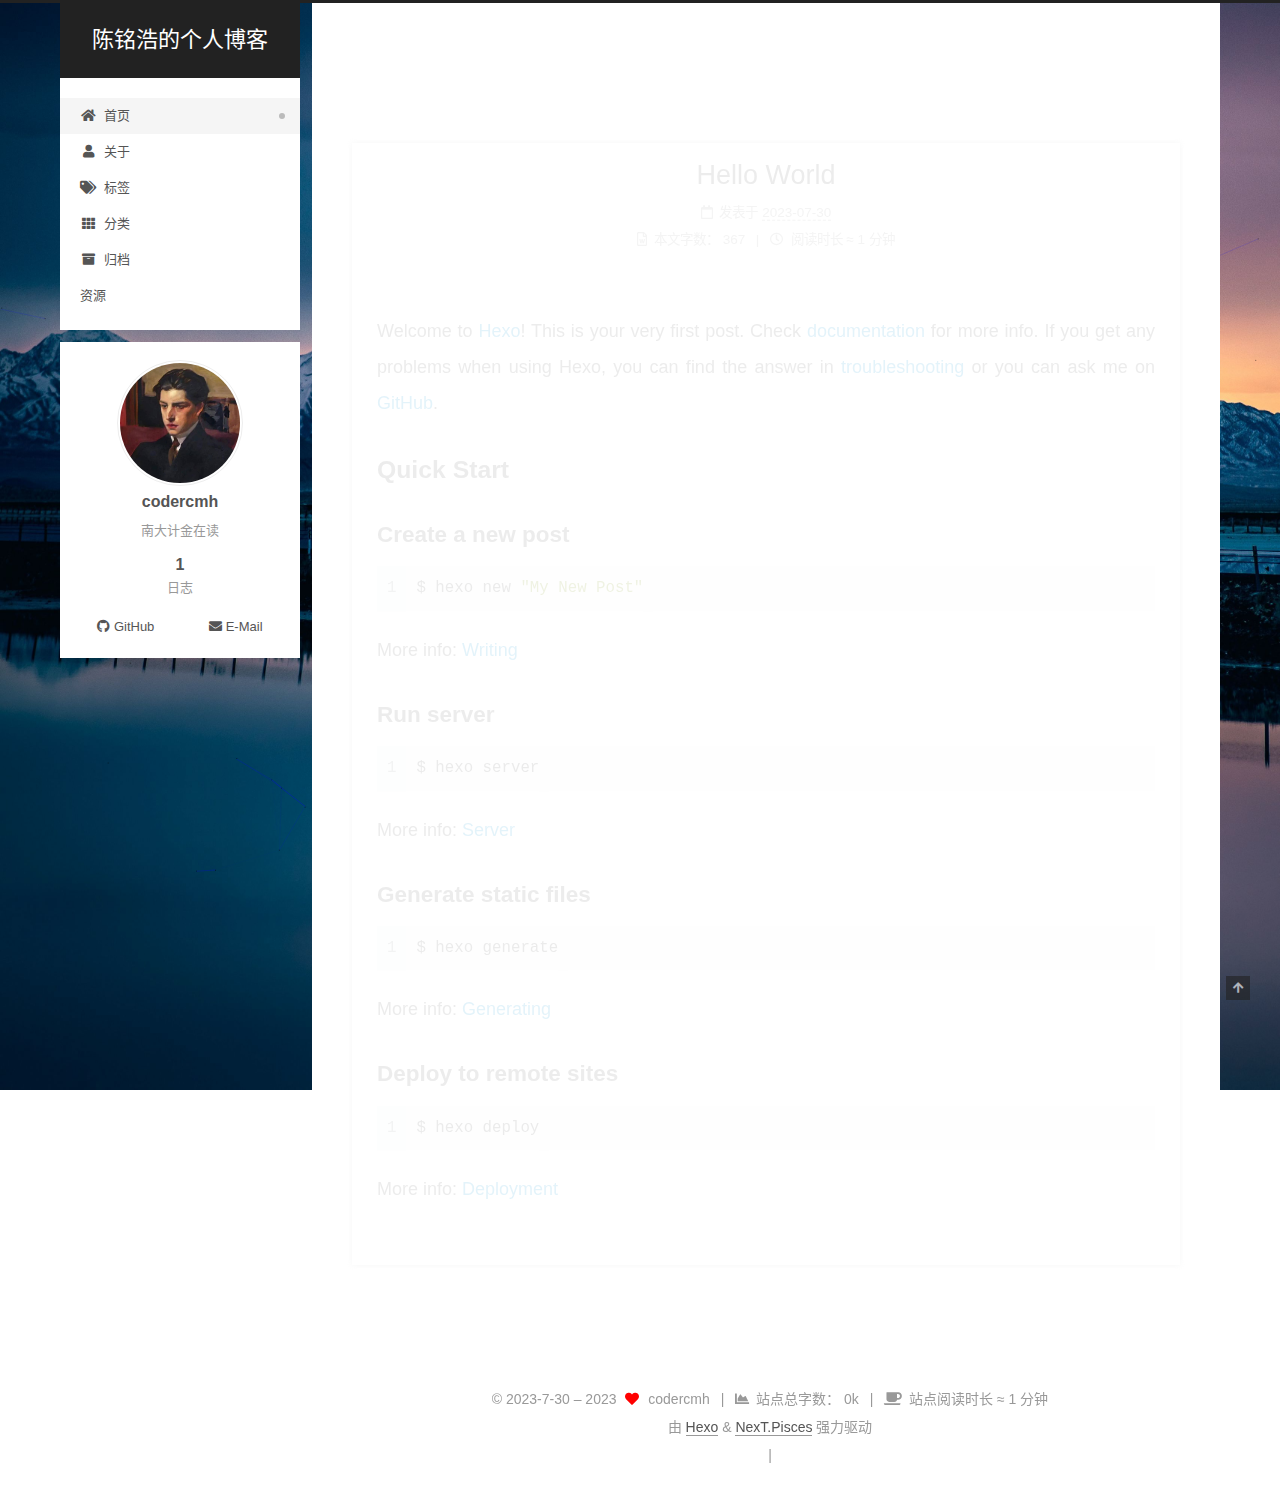
<file: index.html>
<!DOCTYPE html>
<html lang="zh-CN">
<head>
  <meta charset="UTF-8">
<meta name="viewport" content="width=device-width, initial-scale=1, maximum-scale=2">
<meta name="theme-color" content="#222">
<meta name="generator" content="Hexo 6.3.0">
  <link rel="apple-touch-icon" sizes="180x180" href="/images/apple-touch-icon-next.png">
  <link rel="icon" type="image/png" sizes="32x32" href="/images/Computer(32x32).png">
  <link rel="icon" type="image/png" sizes="16x16" href="/images/Computer(16x16).png">
  <link rel="mask-icon" href="/images/logo.svg" color="#222">

<link rel="stylesheet" href="/css/main.css">


<link rel="stylesheet" href="/lib/font-awesome/css/all.min.css">

<script id="hexo-configurations">
    var NexT = window.NexT || {};
    var CONFIG = {"hostname":"example.com","root":"/","scheme":"Pisces","version":"7.8.0","exturl":false,"sidebar":{"position":"left","display":"post","padding":18,"offset":12,"onmobile":false},"copycode":{"enable":false,"show_result":false,"style":null},"back2top":{"enable":true,"sidebar":false,"scrollpercent":false},"bookmark":{"enable":false,"color":"#222","save":"auto"},"fancybox":false,"mediumzoom":false,"lazyload":false,"pangu":false,"comments":{"style":"tabs","active":null,"storage":true,"lazyload":false,"nav":null},"algolia":{"hits":{"per_page":10},"labels":{"input_placeholder":"Search for Posts","hits_empty":"We didn't find any results for the search: ${query}","hits_stats":"${hits} results found in ${time} ms"}},"localsearch":{"enable":false,"trigger":"auto","top_n_per_article":1,"unescape":false,"preload":false},"motion":{"enable":true,"async":false,"transition":{"post_block":"fadeIn","post_header":"slideDownIn","post_body":"slideDownIn","coll_header":"slideLeftIn","sidebar":"slideUpIn"}}};
  </script>

  <meta name="description" content="南大计金在读">
<meta property="og:type" content="website">
<meta property="og:title" content="陈铭浩的个人博客">
<meta property="og:url" content="http://example.com/index.html">
<meta property="og:site_name" content="陈铭浩的个人博客">
<meta property="og:description" content="南大计金在读">
<meta property="og:locale" content="zh_CN">
<meta property="article:author" content="codercmh">
<meta name="twitter:card" content="summary">

<link rel="canonical" href="http://example.com/">


<script id="page-configurations">
  // https://hexo.io/docs/variables.html
  CONFIG.page = {
    sidebar: "",
    isHome : true,
    isPost : false,
    lang   : 'zh-CN'
  };
</script>

  <title>陈铭浩的个人博客</title>
  






  <noscript>
  <style>
  .use-motion .brand,
  .use-motion .menu-item,
  .sidebar-inner,
  .use-motion .post-block,
  .use-motion .pagination,
  .use-motion .comments,
  .use-motion .post-header,
  .use-motion .post-body,
  .use-motion .collection-header { opacity: initial; }

  .use-motion .site-title,
  .use-motion .site-subtitle {
    opacity: initial;
    top: initial;
  }

  .use-motion .logo-line-before i { left: initial; }
  .use-motion .logo-line-after i { right: initial; }
  </style>
</noscript>

</head>

<body itemscope itemtype="http://schema.org/WebPage">
  <div class="container use-motion">
    <div class="headband"></div>

    <header class="header" itemscope itemtype="http://schema.org/WPHeader">
      <div class="header-inner"><div class="site-brand-container">
  <div class="site-nav-toggle">
    <div class="toggle" aria-label="切换导航栏">
      <span class="toggle-line toggle-line-first"></span>
      <span class="toggle-line toggle-line-middle"></span>
      <span class="toggle-line toggle-line-last"></span>
    </div>
  </div>

  <div class="site-meta">

    <a href="/" class="brand" rel="start">
      <span class="logo-line-before"><i></i></span>
      <h1 class="site-title">陈铭浩的个人博客</h1>
      <span class="logo-line-after"><i></i></span>
    </a>
  </div>

  <div class="site-nav-right">
    <div class="toggle popup-trigger">
    </div>
  </div>
</div>




<nav class="site-nav">
  <ul id="menu" class="main-menu menu">
        <li class="menu-item menu-item-home">

    <a href="/" rel="section"><i class="fa fa-home fa-fw"></i>首页</a>

  </li>
        <li class="menu-item menu-item-about">

    <a href="/about/" rel="section"><i class="fa fa-user fa-fw"></i>关于</a>

  </li>
        <li class="menu-item menu-item-tags">

    <a href="/tags/" rel="section"><i class="fa fa-tags fa-fw"></i>标签</a>

  </li>
        <li class="menu-item menu-item-categories">

    <a href="/categories/" rel="section"><i class="fa fa-th fa-fw"></i>分类</a>

  </li>
        <li class="menu-item menu-item-archives">

    <a href="/archives/" rel="section"><i class="fa fa-archive fa-fw"></i>归档</a>

  </li>
        <li class="menu-item menu-item-resources">

    <a href="/resources/" rel="section"><i class="download fa-fw"></i>资源</a>

  </li>
  </ul>
</nav>




</div>
    </header>

    
  <div class="back-to-top">
    <i class="fa fa-arrow-up"></i>
    <span>0%</span>
  </div>


    <main class="main">
      <div class="main-inner">
        <div class="content-wrap">
          

          <div class="content index posts-expand">
            
      
  
  
  <article itemscope itemtype="http://schema.org/Article" class="post-block" lang="zh-CN">
    <link itemprop="mainEntityOfPage" href="http://example.com/2023/07/30/hello-world/">

    <span hidden itemprop="author" itemscope itemtype="http://schema.org/Person">
      <meta itemprop="image" content="/images/avatar.jpg">
      <meta itemprop="name" content="codercmh">
      <meta itemprop="description" content="南大计金在读">
    </span>

    <span hidden itemprop="publisher" itemscope itemtype="http://schema.org/Organization">
      <meta itemprop="name" content="陈铭浩的个人博客">
    </span>
      <header class="post-header">
        <h2 class="post-title" itemprop="name headline">
          
            <a href="/2023/07/30/hello-world/" class="post-title-link" itemprop="url">Hello World</a>
        </h2>

        <div class="post-meta">
            <span class="post-meta-item">
              <span class="post-meta-item-icon">
                <i class="far fa-calendar"></i>
              </span>
              <span class="post-meta-item-text">发表于</span>

              <time title="创建时间：2023-07-30 22:50:22" itemprop="dateCreated datePublished" datetime="2023-07-30T22:50:22+08:00">2023-07-30</time>
            </span>

          <br>
            <span class="post-meta-item" title="本文字数">
              <span class="post-meta-item-icon">
                <i class="far fa-file-word"></i>
              </span>
                <span class="post-meta-item-text">本文字数：</span>
              <span>367</span>
            </span>
            <span class="post-meta-item" title="阅读时长">
              <span class="post-meta-item-icon">
                <i class="far fa-clock"></i>
              </span>
                <span class="post-meta-item-text">阅读时长 &asymp;</span>
              <span>1 分钟</span>
            </span>

        </div>
      </header>

    
    
    
    <div class="post-body" itemprop="articleBody">

      
          <p>Welcome to <a target="_blank" rel="noopener" href="https://hexo.io/">Hexo</a>! This is your very first post. Check <a target="_blank" rel="noopener" href="https://hexo.io/docs/">documentation</a> for more info. If you get any problems when using Hexo, you can find the answer in <a target="_blank" rel="noopener" href="https://hexo.io/docs/troubleshooting.html">troubleshooting</a> or you can ask me on <a target="_blank" rel="noopener" href="https://github.com/hexojs/hexo/issues">GitHub</a>.</p>
<h2 id="Quick-Start"><a href="#Quick-Start" class="headerlink" title="Quick Start"></a>Quick Start</h2><h3 id="Create-a-new-post"><a href="#Create-a-new-post" class="headerlink" title="Create a new post"></a>Create a new post</h3><figure class="highlight bash"><table><tr><td class="gutter"><pre><span class="line">1</span><br></pre></td><td class="code"><pre><span class="line">$ hexo new <span class="string">&quot;My New Post&quot;</span></span><br></pre></td></tr></table></figure>

<p>More info: <a target="_blank" rel="noopener" href="https://hexo.io/docs/writing.html">Writing</a></p>
<h3 id="Run-server"><a href="#Run-server" class="headerlink" title="Run server"></a>Run server</h3><figure class="highlight bash"><table><tr><td class="gutter"><pre><span class="line">1</span><br></pre></td><td class="code"><pre><span class="line">$ hexo server</span><br></pre></td></tr></table></figure>

<p>More info: <a target="_blank" rel="noopener" href="https://hexo.io/docs/server.html">Server</a></p>
<h3 id="Generate-static-files"><a href="#Generate-static-files" class="headerlink" title="Generate static files"></a>Generate static files</h3><figure class="highlight bash"><table><tr><td class="gutter"><pre><span class="line">1</span><br></pre></td><td class="code"><pre><span class="line">$ hexo generate</span><br></pre></td></tr></table></figure>

<p>More info: <a target="_blank" rel="noopener" href="https://hexo.io/docs/generating.html">Generating</a></p>
<h3 id="Deploy-to-remote-sites"><a href="#Deploy-to-remote-sites" class="headerlink" title="Deploy to remote sites"></a>Deploy to remote sites</h3><figure class="highlight bash"><table><tr><td class="gutter"><pre><span class="line">1</span><br></pre></td><td class="code"><pre><span class="line">$ hexo deploy</span><br></pre></td></tr></table></figure>

<p>More info: <a target="_blank" rel="noopener" href="https://hexo.io/docs/one-command-deployment.html">Deployment</a></p>

      
    </div>

    
    
    
      <footer class="post-footer">
        <div class="post-eof"></div>
      </footer>
  </article>
  
  
  


  



          </div>
          

<script>
  window.addEventListener('tabs:register', () => {
    let { activeClass } = CONFIG.comments;
    if (CONFIG.comments.storage) {
      activeClass = localStorage.getItem('comments_active') || activeClass;
    }
    if (activeClass) {
      let activeTab = document.querySelector(`a[href="#comment-${activeClass}"]`);
      if (activeTab) {
        activeTab.click();
      }
    }
  });
  if (CONFIG.comments.storage) {
    window.addEventListener('tabs:click', event => {
      if (!event.target.matches('.tabs-comment .tab-content .tab-pane')) return;
      let commentClass = event.target.classList[1];
      localStorage.setItem('comments_active', commentClass);
    });
  }
</script>

        </div>
          
  
  <div class="toggle sidebar-toggle">
    <span class="toggle-line toggle-line-first"></span>
    <span class="toggle-line toggle-line-middle"></span>
    <span class="toggle-line toggle-line-last"></span>
  </div>

  <aside class="sidebar">
    <div class="sidebar-inner">

      <ul class="sidebar-nav motion-element">
        <li class="sidebar-nav-toc">
          文章目录
        </li>
        <li class="sidebar-nav-overview">
          站点概览
        </li>
      </ul>

      <!--noindex-->
      <div class="post-toc-wrap sidebar-panel">
      </div>
      <!--/noindex-->

      <div class="site-overview-wrap sidebar-panel">
        <div class="site-author motion-element" itemprop="author" itemscope itemtype="http://schema.org/Person">
    <img class="site-author-image" itemprop="image" alt="codercmh"
      src="/images/avatar.jpg">
  <p class="site-author-name" itemprop="name">codercmh</p>
  <div class="site-description" itemprop="description">南大计金在读</div>
</div>
<div class="site-state-wrap motion-element">
  <nav class="site-state">
      <div class="site-state-item site-state-posts">
          <a href="/archives/">
        
          <span class="site-state-item-count">1</span>
          <span class="site-state-item-name">日志</span>
        </a>
      </div>
  </nav>
</div>
  <div class="links-of-author motion-element">
      <span class="links-of-author-item">
        <a href="https://github.com/codercmh" title="GitHub → https:&#x2F;&#x2F;github.com&#x2F;codercmh" rel="noopener" target="_blank"><i class="fab fa-github fa-fw"></i>GitHub</a>
      </span>
      <span class="links-of-author-item">
        <a href="mailto:2420069229@qq.com" title="E-Mail → mailto:2420069229@qq.com" rel="noopener" target="_blank"><i class="fa fa-envelope fa-fw"></i>E-Mail</a>
      </span>
  </div>



      </div>

    </div>
  </aside>
  <div id="sidebar-dimmer"></div>


      </div>
    </main>

    <footer class="footer">
      <div class="footer-inner">
        

        

<div class="copyright">
  
  &copy; 2023-7-30 – 
  <span itemprop="copyrightYear">2023</span>
  <span class="with-love">
    <i class="fa fa-heart"></i>
  </span>
  <span class="author" itemprop="copyrightHolder">codercmh</span>
    <span class="post-meta-divider">|</span>
    <span class="post-meta-item-icon">
      <i class="fa fa-chart-area"></i>
    </span>
      <span class="post-meta-item-text">站点总字数：</span>
    <span title="站点总字数">0k</span>
    <span class="post-meta-divider">|</span>
    <span class="post-meta-item-icon">
      <i class="fa fa-coffee"></i>
    </span>
      <span class="post-meta-item-text">站点阅读时长 &asymp;</span>
    <span title="站点阅读时长">1 分钟</span>
</div>
  <div class="powered-by">由 <a href="https://hexo.io/" class="theme-link" rel="noopener" target="_blank">Hexo</a> & <a href="https://pisces.theme-next.org/" class="theme-link" rel="noopener" target="_blank">NexT.Pisces</a> 强力驱动
  </div>


        
<div class="busuanzi-count">
  <script async src="https://busuanzi.ibruce.info/busuanzi/2.3/busuanzi.pure.mini.js"></script>
    <span class="post-meta-item" id="busuanzi_container_site_uv" style="display: none;">
      <span class="post-meta-item-icon">
        <i class="fa fa-user"></i>
      </span>
      <span class="site-uv" title="总访客量">
        <span id="busuanzi_value_site_uv"></span>
      </span>
    </span>
    <span class="post-meta-divider">|</span>
    <span class="post-meta-item" id="busuanzi_container_site_pv" style="display: none;">
      <span class="post-meta-item-icon">
        <i class="fa fa-eye"></i>
      </span>
      <span class="site-pv" title="总访问量">
        <span id="busuanzi_value_site_pv"></span>
      </span>
    </span>
</div>








      </div>
    </footer>
  </div>

  
  
  <script color='0,0,255' opacity='0.5' zIndex='-1' count='99' src="/lib/canvas-nest/canvas-nest.min.js"></script>
  <script src="/lib/anime.min.js"></script>
  <script src="/lib/velocity/velocity.min.js"></script>
  <script src="/lib/velocity/velocity.ui.min.js"></script>

<script src="/js/utils.js"></script>

<script src="/js/motion.js"></script>


<script src="/js/schemes/pisces.js"></script>


<script src="/js/next-boot.js"></script>




  















  

  

</body>
</html>
</file>
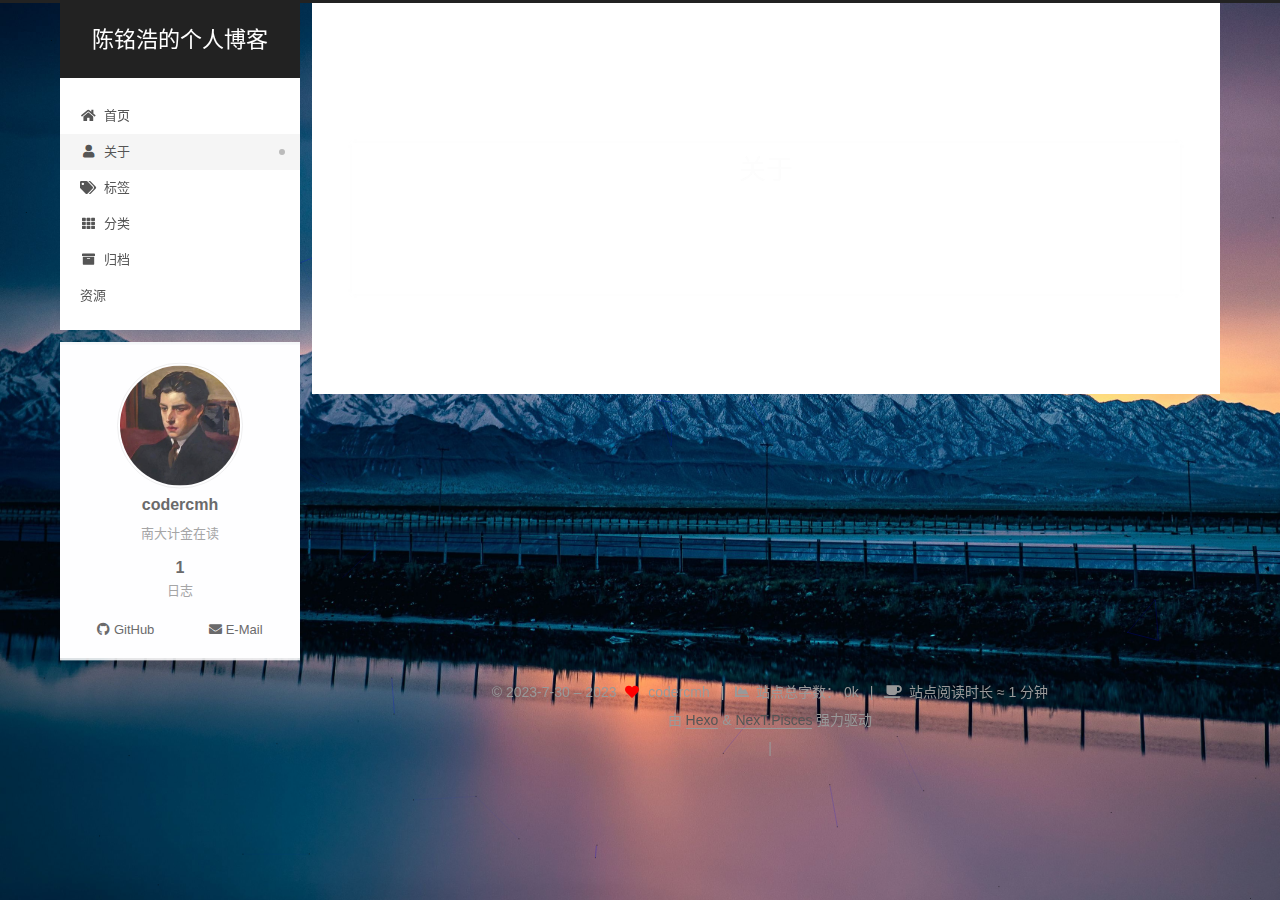
<file: about/index.html>
<!DOCTYPE html>
<html lang="zh-CN">
<head>
  <meta charset="UTF-8">
<meta name="viewport" content="width=device-width, initial-scale=1, maximum-scale=2">
<meta name="theme-color" content="#222">
<meta name="generator" content="Hexo 6.3.0">
  <link rel="apple-touch-icon" sizes="180x180" href="/images/apple-touch-icon-next.png">
  <link rel="icon" type="image/png" sizes="32x32" href="/images/Computer(32x32).png">
  <link rel="icon" type="image/png" sizes="16x16" href="/images/Computer(16x16).png">
  <link rel="mask-icon" href="/images/logo.svg" color="#222">

<link rel="stylesheet" href="/css/main.css">


<link rel="stylesheet" href="/lib/font-awesome/css/all.min.css">

<script id="hexo-configurations">
    var NexT = window.NexT || {};
    var CONFIG = {"hostname":"example.com","root":"/","scheme":"Pisces","version":"7.8.0","exturl":false,"sidebar":{"position":"left","display":"post","padding":18,"offset":12,"onmobile":false},"copycode":{"enable":false,"show_result":false,"style":null},"back2top":{"enable":true,"sidebar":false,"scrollpercent":false},"bookmark":{"enable":false,"color":"#222","save":"auto"},"fancybox":false,"mediumzoom":false,"lazyload":false,"pangu":false,"comments":{"style":"tabs","active":null,"storage":true,"lazyload":false,"nav":null},"algolia":{"hits":{"per_page":10},"labels":{"input_placeholder":"Search for Posts","hits_empty":"We didn't find any results for the search: ${query}","hits_stats":"${hits} results found in ${time} ms"}},"localsearch":{"enable":false,"trigger":"auto","top_n_per_article":1,"unescape":false,"preload":false},"motion":{"enable":true,"async":false,"transition":{"post_block":"fadeIn","post_header":"slideDownIn","post_body":"slideDownIn","coll_header":"slideLeftIn","sidebar":"slideUpIn"}}};
  </script>

  <meta name="description" content="南大计金在读">
<meta property="og:type" content="website">
<meta property="og:title" content="关于">
<meta property="og:url" content="http://example.com/about/index.html">
<meta property="og:site_name" content="陈铭浩的个人博客">
<meta property="og:description" content="南大计金在读">
<meta property="og:locale" content="zh_CN">
<meta property="article:published_time" content="2023-07-31T08:17:25.000Z">
<meta property="article:modified_time" content="2023-07-31T08:20:18.540Z">
<meta property="article:author" content="codercmh">
<meta name="twitter:card" content="summary">

<link rel="canonical" href="http://example.com/about/">


<script id="page-configurations">
  // https://hexo.io/docs/variables.html
  CONFIG.page = {
    sidebar: "",
    isHome : false,
    isPost : false,
    lang   : 'zh-CN'
  };
</script>

  <title>关于 | 陈铭浩的个人博客
</title>
  






  <noscript>
  <style>
  .use-motion .brand,
  .use-motion .menu-item,
  .sidebar-inner,
  .use-motion .post-block,
  .use-motion .pagination,
  .use-motion .comments,
  .use-motion .post-header,
  .use-motion .post-body,
  .use-motion .collection-header { opacity: initial; }

  .use-motion .site-title,
  .use-motion .site-subtitle {
    opacity: initial;
    top: initial;
  }

  .use-motion .logo-line-before i { left: initial; }
  .use-motion .logo-line-after i { right: initial; }
  </style>
</noscript>

</head>

<body itemscope itemtype="http://schema.org/WebPage">
  <div class="container use-motion">
    <div class="headband"></div>

    <header class="header" itemscope itemtype="http://schema.org/WPHeader">
      <div class="header-inner"><div class="site-brand-container">
  <div class="site-nav-toggle">
    <div class="toggle" aria-label="切换导航栏">
      <span class="toggle-line toggle-line-first"></span>
      <span class="toggle-line toggle-line-middle"></span>
      <span class="toggle-line toggle-line-last"></span>
    </div>
  </div>

  <div class="site-meta">

    <a href="/" class="brand" rel="start">
      <span class="logo-line-before"><i></i></span>
      <h1 class="site-title">陈铭浩的个人博客</h1>
      <span class="logo-line-after"><i></i></span>
    </a>
  </div>

  <div class="site-nav-right">
    <div class="toggle popup-trigger">
    </div>
  </div>
</div>




<nav class="site-nav">
  <ul id="menu" class="main-menu menu">
        <li class="menu-item menu-item-home">

    <a href="/" rel="section"><i class="fa fa-home fa-fw"></i>首页</a>

  </li>
        <li class="menu-item menu-item-about">

    <a href="/about/" rel="section"><i class="fa fa-user fa-fw"></i>关于</a>

  </li>
        <li class="menu-item menu-item-tags">

    <a href="/tags/" rel="section"><i class="fa fa-tags fa-fw"></i>标签</a>

  </li>
        <li class="menu-item menu-item-categories">

    <a href="/categories/" rel="section"><i class="fa fa-th fa-fw"></i>分类</a>

  </li>
        <li class="menu-item menu-item-archives">

    <a href="/archives/" rel="section"><i class="fa fa-archive fa-fw"></i>归档</a>

  </li>
        <li class="menu-item menu-item-resources">

    <a href="/resources/" rel="section"><i class="download fa-fw"></i>资源</a>

  </li>
  </ul>
</nav>




</div>
    </header>

    
  <div class="back-to-top">
    <i class="fa fa-arrow-up"></i>
    <span>0%</span>
  </div>


    <main class="main">
      <div class="main-inner">
        <div class="content-wrap">
          
  
  

          <div class="content page posts-expand">
            

    
    
    
    <div class="post-block" lang="zh-CN">
      <header class="post-header">

<h1 class="post-title" itemprop="name headline">关于
</h1>

<div class="post-meta">
  

</div>

</header>

      
      
      
      <div class="post-body">
          
      </div>
      
      
      
    </div>
    

    
    
    


          </div>
          

<script>
  window.addEventListener('tabs:register', () => {
    let { activeClass } = CONFIG.comments;
    if (CONFIG.comments.storage) {
      activeClass = localStorage.getItem('comments_active') || activeClass;
    }
    if (activeClass) {
      let activeTab = document.querySelector(`a[href="#comment-${activeClass}"]`);
      if (activeTab) {
        activeTab.click();
      }
    }
  });
  if (CONFIG.comments.storage) {
    window.addEventListener('tabs:click', event => {
      if (!event.target.matches('.tabs-comment .tab-content .tab-pane')) return;
      let commentClass = event.target.classList[1];
      localStorage.setItem('comments_active', commentClass);
    });
  }
</script>

        </div>
          
  
  <div class="toggle sidebar-toggle">
    <span class="toggle-line toggle-line-first"></span>
    <span class="toggle-line toggle-line-middle"></span>
    <span class="toggle-line toggle-line-last"></span>
  </div>

  <aside class="sidebar">
    <div class="sidebar-inner">

      <ul class="sidebar-nav motion-element">
        <li class="sidebar-nav-toc">
          文章目录
        </li>
        <li class="sidebar-nav-overview">
          站点概览
        </li>
      </ul>

      <!--noindex-->
      <div class="post-toc-wrap sidebar-panel">
      </div>
      <!--/noindex-->

      <div class="site-overview-wrap sidebar-panel">
        <div class="site-author motion-element" itemprop="author" itemscope itemtype="http://schema.org/Person">
    <img class="site-author-image" itemprop="image" alt="codercmh"
      src="/images/avatar.jpg">
  <p class="site-author-name" itemprop="name">codercmh</p>
  <div class="site-description" itemprop="description">南大计金在读</div>
</div>
<div class="site-state-wrap motion-element">
  <nav class="site-state">
      <div class="site-state-item site-state-posts">
          <a href="/archives/">
        
          <span class="site-state-item-count">1</span>
          <span class="site-state-item-name">日志</span>
        </a>
      </div>
  </nav>
</div>
  <div class="links-of-author motion-element">
      <span class="links-of-author-item">
        <a href="https://github.com/codercmh" title="GitHub → https:&#x2F;&#x2F;github.com&#x2F;codercmh" rel="noopener" target="_blank"><i class="fab fa-github fa-fw"></i>GitHub</a>
      </span>
      <span class="links-of-author-item">
        <a href="mailto:2420069229@qq.com" title="E-Mail → mailto:2420069229@qq.com" rel="noopener" target="_blank"><i class="fa fa-envelope fa-fw"></i>E-Mail</a>
      </span>
  </div>



      </div>

    </div>
  </aside>
  <div id="sidebar-dimmer"></div>


      </div>
    </main>

    <footer class="footer">
      <div class="footer-inner">
        

        

<div class="copyright">
  
  &copy; 2023-7-30 – 
  <span itemprop="copyrightYear">2023</span>
  <span class="with-love">
    <i class="fa fa-heart"></i>
  </span>
  <span class="author" itemprop="copyrightHolder">codercmh</span>
    <span class="post-meta-divider">|</span>
    <span class="post-meta-item-icon">
      <i class="fa fa-chart-area"></i>
    </span>
      <span class="post-meta-item-text">站点总字数：</span>
    <span title="站点总字数">0k</span>
    <span class="post-meta-divider">|</span>
    <span class="post-meta-item-icon">
      <i class="fa fa-coffee"></i>
    </span>
      <span class="post-meta-item-text">站点阅读时长 &asymp;</span>
    <span title="站点阅读时长">1 分钟</span>
</div>
  <div class="powered-by">由 <a href="https://hexo.io/" class="theme-link" rel="noopener" target="_blank">Hexo</a> & <a href="https://pisces.theme-next.org/" class="theme-link" rel="noopener" target="_blank">NexT.Pisces</a> 强力驱动
  </div>


        
<div class="busuanzi-count">
  <script async src="https://busuanzi.ibruce.info/busuanzi/2.3/busuanzi.pure.mini.js"></script>
    <span class="post-meta-item" id="busuanzi_container_site_uv" style="display: none;">
      <span class="post-meta-item-icon">
        <i class="fa fa-user"></i>
      </span>
      <span class="site-uv" title="总访客量">
        <span id="busuanzi_value_site_uv"></span>
      </span>
    </span>
    <span class="post-meta-divider">|</span>
    <span class="post-meta-item" id="busuanzi_container_site_pv" style="display: none;">
      <span class="post-meta-item-icon">
        <i class="fa fa-eye"></i>
      </span>
      <span class="site-pv" title="总访问量">
        <span id="busuanzi_value_site_pv"></span>
      </span>
    </span>
</div>








      </div>
    </footer>
  </div>

  
  
  <script color='0,0,255' opacity='0.5' zIndex='-1' count='99' src="/lib/canvas-nest/canvas-nest.min.js"></script>
  <script src="/lib/anime.min.js"></script>
  <script src="/lib/velocity/velocity.min.js"></script>
  <script src="/lib/velocity/velocity.ui.min.js"></script>

<script src="/js/utils.js"></script>

<script src="/js/motion.js"></script>


<script src="/js/schemes/pisces.js"></script>


<script src="/js/next-boot.js"></script>




  















  

  

</body>
</html>
</file>
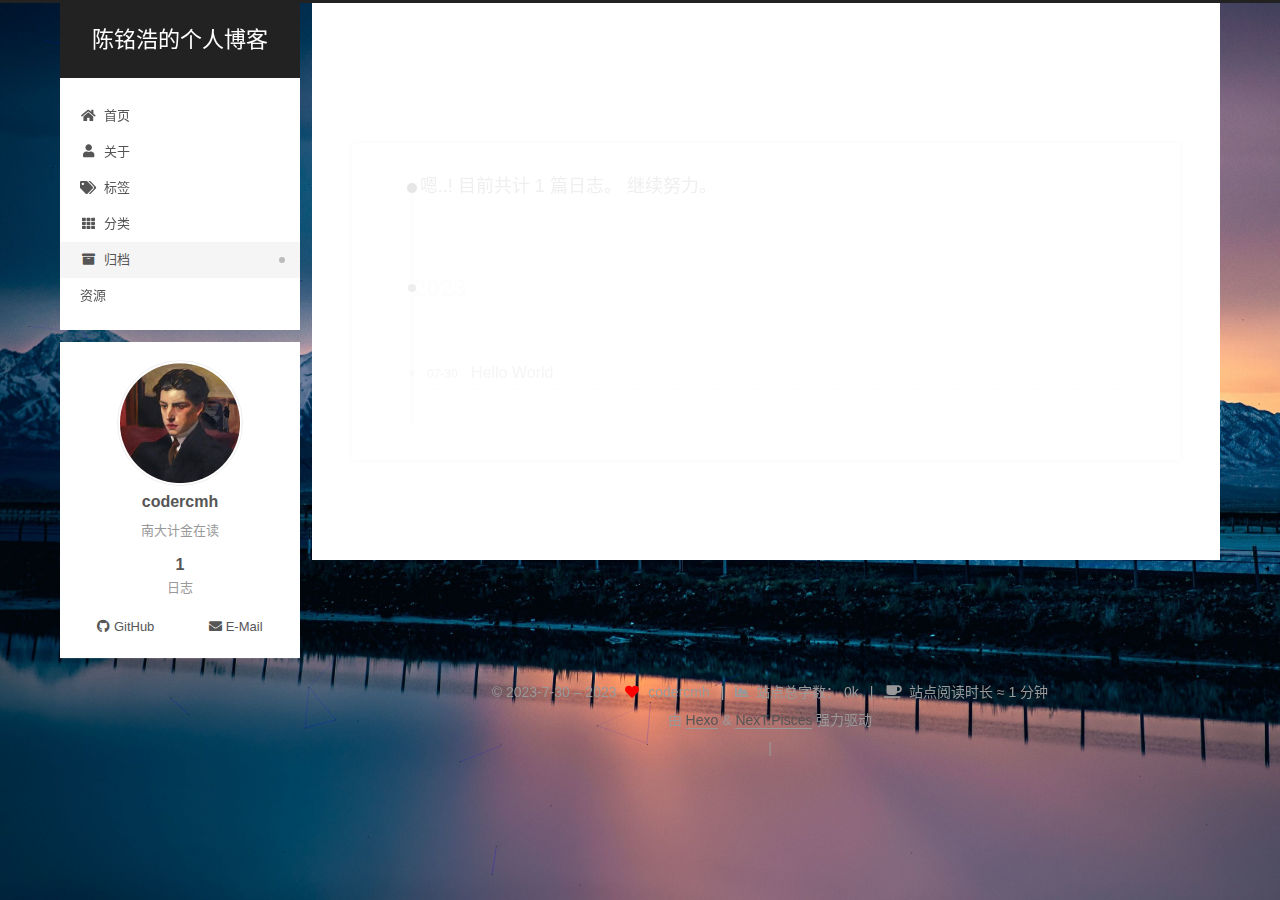
<file: archives/index.html>
<!DOCTYPE html>
<html lang="zh-CN">
<head>
  <meta charset="UTF-8">
<meta name="viewport" content="width=device-width, initial-scale=1, maximum-scale=2">
<meta name="theme-color" content="#222">
<meta name="generator" content="Hexo 6.3.0">
  <link rel="apple-touch-icon" sizes="180x180" href="/images/apple-touch-icon-next.png">
  <link rel="icon" type="image/png" sizes="32x32" href="/images/Computer(32x32).png">
  <link rel="icon" type="image/png" sizes="16x16" href="/images/Computer(16x16).png">
  <link rel="mask-icon" href="/images/logo.svg" color="#222">

<link rel="stylesheet" href="/css/main.css">


<link rel="stylesheet" href="/lib/font-awesome/css/all.min.css">

<script id="hexo-configurations">
    var NexT = window.NexT || {};
    var CONFIG = {"hostname":"example.com","root":"/","scheme":"Pisces","version":"7.8.0","exturl":false,"sidebar":{"position":"left","display":"post","padding":18,"offset":12,"onmobile":false},"copycode":{"enable":false,"show_result":false,"style":null},"back2top":{"enable":true,"sidebar":false,"scrollpercent":false},"bookmark":{"enable":false,"color":"#222","save":"auto"},"fancybox":false,"mediumzoom":false,"lazyload":false,"pangu":false,"comments":{"style":"tabs","active":null,"storage":true,"lazyload":false,"nav":null},"algolia":{"hits":{"per_page":10},"labels":{"input_placeholder":"Search for Posts","hits_empty":"We didn't find any results for the search: ${query}","hits_stats":"${hits} results found in ${time} ms"}},"localsearch":{"enable":false,"trigger":"auto","top_n_per_article":1,"unescape":false,"preload":false},"motion":{"enable":true,"async":false,"transition":{"post_block":"fadeIn","post_header":"slideDownIn","post_body":"slideDownIn","coll_header":"slideLeftIn","sidebar":"slideUpIn"}}};
  </script>

  <meta name="description" content="南大计金在读">
<meta property="og:type" content="website">
<meta property="og:title" content="陈铭浩的个人博客">
<meta property="og:url" content="http://example.com/archives/index.html">
<meta property="og:site_name" content="陈铭浩的个人博客">
<meta property="og:description" content="南大计金在读">
<meta property="og:locale" content="zh_CN">
<meta property="article:author" content="codercmh">
<meta name="twitter:card" content="summary">

<link rel="canonical" href="http://example.com/archives/">


<script id="page-configurations">
  // https://hexo.io/docs/variables.html
  CONFIG.page = {
    sidebar: "",
    isHome : false,
    isPost : false,
    lang   : 'zh-CN'
  };
</script>

  <title>归档 | 陈铭浩的个人博客</title>
  






  <noscript>
  <style>
  .use-motion .brand,
  .use-motion .menu-item,
  .sidebar-inner,
  .use-motion .post-block,
  .use-motion .pagination,
  .use-motion .comments,
  .use-motion .post-header,
  .use-motion .post-body,
  .use-motion .collection-header { opacity: initial; }

  .use-motion .site-title,
  .use-motion .site-subtitle {
    opacity: initial;
    top: initial;
  }

  .use-motion .logo-line-before i { left: initial; }
  .use-motion .logo-line-after i { right: initial; }
  </style>
</noscript>

</head>

<body itemscope itemtype="http://schema.org/WebPage">
  <div class="container use-motion">
    <div class="headband"></div>

    <header class="header" itemscope itemtype="http://schema.org/WPHeader">
      <div class="header-inner"><div class="site-brand-container">
  <div class="site-nav-toggle">
    <div class="toggle" aria-label="切换导航栏">
      <span class="toggle-line toggle-line-first"></span>
      <span class="toggle-line toggle-line-middle"></span>
      <span class="toggle-line toggle-line-last"></span>
    </div>
  </div>

  <div class="site-meta">

    <a href="/" class="brand" rel="start">
      <span class="logo-line-before"><i></i></span>
      <h1 class="site-title">陈铭浩的个人博客</h1>
      <span class="logo-line-after"><i></i></span>
    </a>
  </div>

  <div class="site-nav-right">
    <div class="toggle popup-trigger">
    </div>
  </div>
</div>




<nav class="site-nav">
  <ul id="menu" class="main-menu menu">
        <li class="menu-item menu-item-home">

    <a href="/" rel="section"><i class="fa fa-home fa-fw"></i>首页</a>

  </li>
        <li class="menu-item menu-item-about">

    <a href="/about/" rel="section"><i class="fa fa-user fa-fw"></i>关于</a>

  </li>
        <li class="menu-item menu-item-tags">

    <a href="/tags/" rel="section"><i class="fa fa-tags fa-fw"></i>标签</a>

  </li>
        <li class="menu-item menu-item-categories">

    <a href="/categories/" rel="section"><i class="fa fa-th fa-fw"></i>分类</a>

  </li>
        <li class="menu-item menu-item-archives">

    <a href="/archives/" rel="section"><i class="fa fa-archive fa-fw"></i>归档</a>

  </li>
        <li class="menu-item menu-item-resources">

    <a href="/resources/" rel="section"><i class="download fa-fw"></i>资源</a>

  </li>
  </ul>
</nav>




</div>
    </header>

    
  <div class="back-to-top">
    <i class="fa fa-arrow-up"></i>
    <span>0%</span>
  </div>


    <main class="main">
      <div class="main-inner">
        <div class="content-wrap">
          

          <div class="content archive">
            

  
  
  
  <div class="post-block">
    <div class="posts-collapse">
      <div class="collection-title">
        <span class="collection-header">嗯..! 目前共计 1 篇日志。 继续努力。</span>
      </div>

      
    <div class="collection-year">
      <span class="collection-header">2023</span>
    </div>

  <article itemscope itemtype="http://schema.org/Article">
    <header class="post-header">

      <div class="post-meta">
        <time itemprop="dateCreated"
              datetime="2023-07-30T22:50:22+08:00"
              content="2023-07-30">
          07-30
        </time>
      </div>

      <div class="post-title">
          <a class="post-title-link" href="/2023/07/30/hello-world/" itemprop="url">
            <span itemprop="name">Hello World</span>
          </a>
      </div>

    </header>
  </article>


    </div>
  </div>
  
  
  

  



          </div>
          

<script>
  window.addEventListener('tabs:register', () => {
    let { activeClass } = CONFIG.comments;
    if (CONFIG.comments.storage) {
      activeClass = localStorage.getItem('comments_active') || activeClass;
    }
    if (activeClass) {
      let activeTab = document.querySelector(`a[href="#comment-${activeClass}"]`);
      if (activeTab) {
        activeTab.click();
      }
    }
  });
  if (CONFIG.comments.storage) {
    window.addEventListener('tabs:click', event => {
      if (!event.target.matches('.tabs-comment .tab-content .tab-pane')) return;
      let commentClass = event.target.classList[1];
      localStorage.setItem('comments_active', commentClass);
    });
  }
</script>

        </div>
          
  
  <div class="toggle sidebar-toggle">
    <span class="toggle-line toggle-line-first"></span>
    <span class="toggle-line toggle-line-middle"></span>
    <span class="toggle-line toggle-line-last"></span>
  </div>

  <aside class="sidebar">
    <div class="sidebar-inner">

      <ul class="sidebar-nav motion-element">
        <li class="sidebar-nav-toc">
          文章目录
        </li>
        <li class="sidebar-nav-overview">
          站点概览
        </li>
      </ul>

      <!--noindex-->
      <div class="post-toc-wrap sidebar-panel">
      </div>
      <!--/noindex-->

      <div class="site-overview-wrap sidebar-panel">
        <div class="site-author motion-element" itemprop="author" itemscope itemtype="http://schema.org/Person">
    <img class="site-author-image" itemprop="image" alt="codercmh"
      src="/images/avatar.jpg">
  <p class="site-author-name" itemprop="name">codercmh</p>
  <div class="site-description" itemprop="description">南大计金在读</div>
</div>
<div class="site-state-wrap motion-element">
  <nav class="site-state">
      <div class="site-state-item site-state-posts">
          <a href="/archives/">
        
          <span class="site-state-item-count">1</span>
          <span class="site-state-item-name">日志</span>
        </a>
      </div>
  </nav>
</div>
  <div class="links-of-author motion-element">
      <span class="links-of-author-item">
        <a href="https://github.com/codercmh" title="GitHub → https:&#x2F;&#x2F;github.com&#x2F;codercmh" rel="noopener" target="_blank"><i class="fab fa-github fa-fw"></i>GitHub</a>
      </span>
      <span class="links-of-author-item">
        <a href="mailto:2420069229@qq.com" title="E-Mail → mailto:2420069229@qq.com" rel="noopener" target="_blank"><i class="fa fa-envelope fa-fw"></i>E-Mail</a>
      </span>
  </div>



      </div>

    </div>
  </aside>
  <div id="sidebar-dimmer"></div>


      </div>
    </main>

    <footer class="footer">
      <div class="footer-inner">
        

        

<div class="copyright">
  
  &copy; 2023-7-30 – 
  <span itemprop="copyrightYear">2023</span>
  <span class="with-love">
    <i class="fa fa-heart"></i>
  </span>
  <span class="author" itemprop="copyrightHolder">codercmh</span>
    <span class="post-meta-divider">|</span>
    <span class="post-meta-item-icon">
      <i class="fa fa-chart-area"></i>
    </span>
      <span class="post-meta-item-text">站点总字数：</span>
    <span title="站点总字数">0k</span>
    <span class="post-meta-divider">|</span>
    <span class="post-meta-item-icon">
      <i class="fa fa-coffee"></i>
    </span>
      <span class="post-meta-item-text">站点阅读时长 &asymp;</span>
    <span title="站点阅读时长">1 分钟</span>
</div>
  <div class="powered-by">由 <a href="https://hexo.io/" class="theme-link" rel="noopener" target="_blank">Hexo</a> & <a href="https://pisces.theme-next.org/" class="theme-link" rel="noopener" target="_blank">NexT.Pisces</a> 强力驱动
  </div>


        
<div class="busuanzi-count">
  <script async src="https://busuanzi.ibruce.info/busuanzi/2.3/busuanzi.pure.mini.js"></script>
    <span class="post-meta-item" id="busuanzi_container_site_uv" style="display: none;">
      <span class="post-meta-item-icon">
        <i class="fa fa-user"></i>
      </span>
      <span class="site-uv" title="总访客量">
        <span id="busuanzi_value_site_uv"></span>
      </span>
    </span>
    <span class="post-meta-divider">|</span>
    <span class="post-meta-item" id="busuanzi_container_site_pv" style="display: none;">
      <span class="post-meta-item-icon">
        <i class="fa fa-eye"></i>
      </span>
      <span class="site-pv" title="总访问量">
        <span id="busuanzi_value_site_pv"></span>
      </span>
    </span>
</div>








      </div>
    </footer>
  </div>

  
  
  <script color='0,0,255' opacity='0.5' zIndex='-1' count='99' src="/lib/canvas-nest/canvas-nest.min.js"></script>
  <script src="/lib/anime.min.js"></script>
  <script src="/lib/velocity/velocity.min.js"></script>
  <script src="/lib/velocity/velocity.ui.min.js"></script>

<script src="/js/utils.js"></script>

<script src="/js/motion.js"></script>


<script src="/js/schemes/pisces.js"></script>


<script src="/js/next-boot.js"></script>




  















  

  

</body>
</html>
</file>
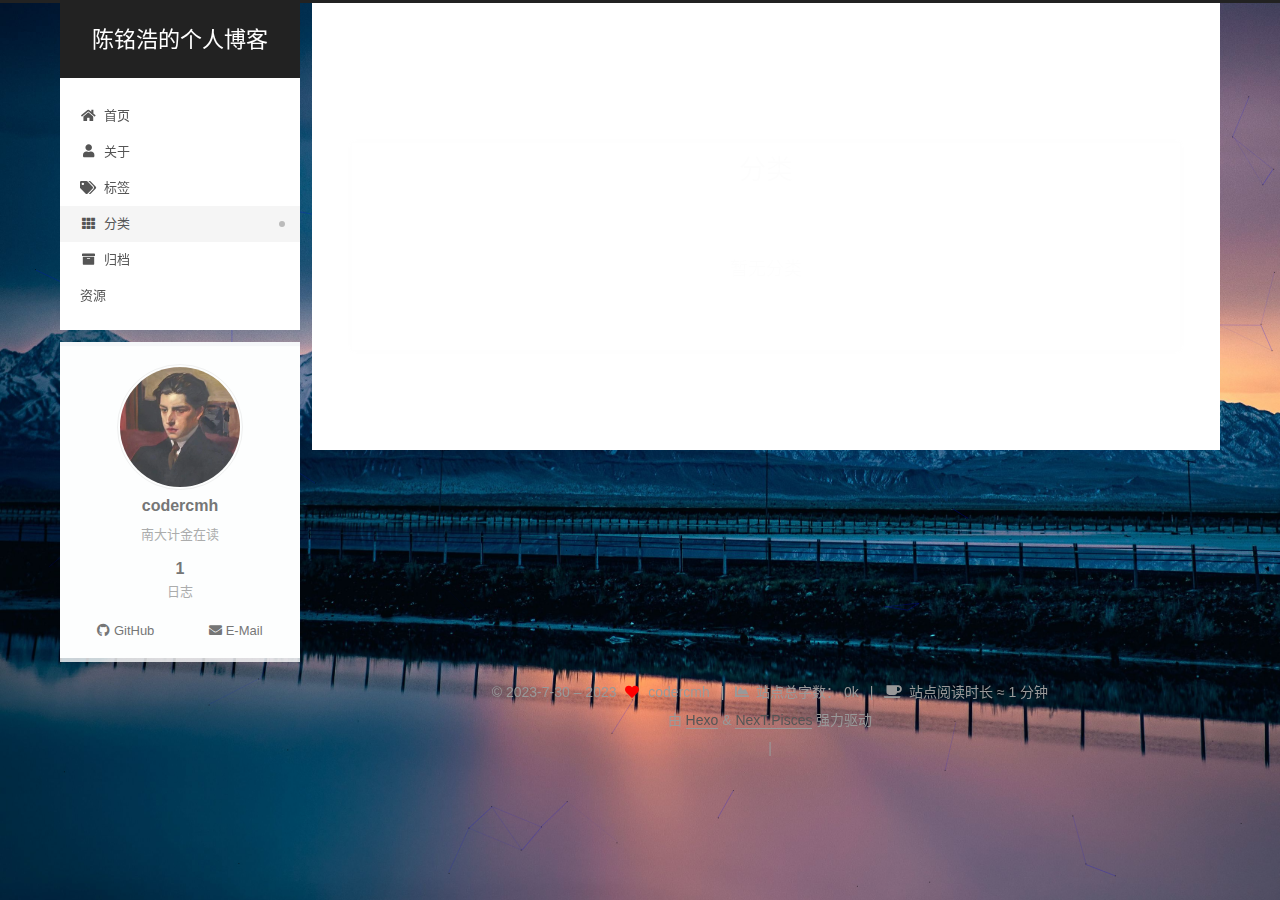
<file: categories/index.html>
<!DOCTYPE html>
<html lang="zh-CN">
<head>
  <meta charset="UTF-8">
<meta name="viewport" content="width=device-width, initial-scale=1, maximum-scale=2">
<meta name="theme-color" content="#222">
<meta name="generator" content="Hexo 6.3.0">
  <link rel="apple-touch-icon" sizes="180x180" href="/images/apple-touch-icon-next.png">
  <link rel="icon" type="image/png" sizes="32x32" href="/images/Computer(32x32).png">
  <link rel="icon" type="image/png" sizes="16x16" href="/images/Computer(16x16).png">
  <link rel="mask-icon" href="/images/logo.svg" color="#222">

<link rel="stylesheet" href="/css/main.css">


<link rel="stylesheet" href="/lib/font-awesome/css/all.min.css">

<script id="hexo-configurations">
    var NexT = window.NexT || {};
    var CONFIG = {"hostname":"example.com","root":"/","scheme":"Pisces","version":"7.8.0","exturl":false,"sidebar":{"position":"left","display":"post","padding":18,"offset":12,"onmobile":false},"copycode":{"enable":false,"show_result":false,"style":null},"back2top":{"enable":true,"sidebar":false,"scrollpercent":false},"bookmark":{"enable":false,"color":"#222","save":"auto"},"fancybox":false,"mediumzoom":false,"lazyload":false,"pangu":false,"comments":{"style":"tabs","active":null,"storage":true,"lazyload":false,"nav":null},"algolia":{"hits":{"per_page":10},"labels":{"input_placeholder":"Search for Posts","hits_empty":"We didn't find any results for the search: ${query}","hits_stats":"${hits} results found in ${time} ms"}},"localsearch":{"enable":false,"trigger":"auto","top_n_per_article":1,"unescape":false,"preload":false},"motion":{"enable":true,"async":false,"transition":{"post_block":"fadeIn","post_header":"slideDownIn","post_body":"slideDownIn","coll_header":"slideLeftIn","sidebar":"slideUpIn"}}};
  </script>

  <meta name="description" content="南大计金在读">
<meta property="og:type" content="website">
<meta property="og:title" content="分类">
<meta property="og:url" content="http://example.com/categories/index.html">
<meta property="og:site_name" content="陈铭浩的个人博客">
<meta property="og:description" content="南大计金在读">
<meta property="og:locale" content="zh_CN">
<meta property="article:published_time" content="2023-07-31T08:17:02.000Z">
<meta property="article:modified_time" content="2023-07-31T08:21:14.290Z">
<meta property="article:author" content="codercmh">
<meta name="twitter:card" content="summary">

<link rel="canonical" href="http://example.com/categories/">


<script id="page-configurations">
  // https://hexo.io/docs/variables.html
  CONFIG.page = {
    sidebar: "",
    isHome : false,
    isPost : false,
    lang   : 'zh-CN'
  };
</script>

  <title>分类 | 陈铭浩的个人博客
</title>
  






  <noscript>
  <style>
  .use-motion .brand,
  .use-motion .menu-item,
  .sidebar-inner,
  .use-motion .post-block,
  .use-motion .pagination,
  .use-motion .comments,
  .use-motion .post-header,
  .use-motion .post-body,
  .use-motion .collection-header { opacity: initial; }

  .use-motion .site-title,
  .use-motion .site-subtitle {
    opacity: initial;
    top: initial;
  }

  .use-motion .logo-line-before i { left: initial; }
  .use-motion .logo-line-after i { right: initial; }
  </style>
</noscript>

</head>

<body itemscope itemtype="http://schema.org/WebPage">
  <div class="container use-motion">
    <div class="headband"></div>

    <header class="header" itemscope itemtype="http://schema.org/WPHeader">
      <div class="header-inner"><div class="site-brand-container">
  <div class="site-nav-toggle">
    <div class="toggle" aria-label="切换导航栏">
      <span class="toggle-line toggle-line-first"></span>
      <span class="toggle-line toggle-line-middle"></span>
      <span class="toggle-line toggle-line-last"></span>
    </div>
  </div>

  <div class="site-meta">

    <a href="/" class="brand" rel="start">
      <span class="logo-line-before"><i></i></span>
      <h1 class="site-title">陈铭浩的个人博客</h1>
      <span class="logo-line-after"><i></i></span>
    </a>
  </div>

  <div class="site-nav-right">
    <div class="toggle popup-trigger">
    </div>
  </div>
</div>




<nav class="site-nav">
  <ul id="menu" class="main-menu menu">
        <li class="menu-item menu-item-home">

    <a href="/" rel="section"><i class="fa fa-home fa-fw"></i>首页</a>

  </li>
        <li class="menu-item menu-item-about">

    <a href="/about/" rel="section"><i class="fa fa-user fa-fw"></i>关于</a>

  </li>
        <li class="menu-item menu-item-tags">

    <a href="/tags/" rel="section"><i class="fa fa-tags fa-fw"></i>标签</a>

  </li>
        <li class="menu-item menu-item-categories">

    <a href="/categories/" rel="section"><i class="fa fa-th fa-fw"></i>分类</a>

  </li>
        <li class="menu-item menu-item-archives">

    <a href="/archives/" rel="section"><i class="fa fa-archive fa-fw"></i>归档</a>

  </li>
        <li class="menu-item menu-item-resources">

    <a href="/resources/" rel="section"><i class="download fa-fw"></i>资源</a>

  </li>
  </ul>
</nav>




</div>
    </header>

    
  <div class="back-to-top">
    <i class="fa fa-arrow-up"></i>
    <span>0%</span>
  </div>


    <main class="main">
      <div class="main-inner">
        <div class="content-wrap">
          
  
  

          <div class="content page posts-expand">
            

    
    
    
    <div class="post-block" lang="zh-CN">
      <header class="post-header">

<h1 class="post-title" itemprop="name headline">分类
</h1>

<div class="post-meta">
  

</div>

</header>

      
      
      
      <div class="post-body">
          <div class="category-all-page">
            <div class="category-all-title">
              暂无分类
            </div>
            <div class="category-all">
              
            </div>
          </div>
        
      </div>
      
      
      
    </div>
    

    
    
    


          </div>
          

<script>
  window.addEventListener('tabs:register', () => {
    let { activeClass } = CONFIG.comments;
    if (CONFIG.comments.storage) {
      activeClass = localStorage.getItem('comments_active') || activeClass;
    }
    if (activeClass) {
      let activeTab = document.querySelector(`a[href="#comment-${activeClass}"]`);
      if (activeTab) {
        activeTab.click();
      }
    }
  });
  if (CONFIG.comments.storage) {
    window.addEventListener('tabs:click', event => {
      if (!event.target.matches('.tabs-comment .tab-content .tab-pane')) return;
      let commentClass = event.target.classList[1];
      localStorage.setItem('comments_active', commentClass);
    });
  }
</script>

        </div>
          
  
  <div class="toggle sidebar-toggle">
    <span class="toggle-line toggle-line-first"></span>
    <span class="toggle-line toggle-line-middle"></span>
    <span class="toggle-line toggle-line-last"></span>
  </div>

  <aside class="sidebar">
    <div class="sidebar-inner">

      <ul class="sidebar-nav motion-element">
        <li class="sidebar-nav-toc">
          文章目录
        </li>
        <li class="sidebar-nav-overview">
          站点概览
        </li>
      </ul>

      <!--noindex-->
      <div class="post-toc-wrap sidebar-panel">
      </div>
      <!--/noindex-->

      <div class="site-overview-wrap sidebar-panel">
        <div class="site-author motion-element" itemprop="author" itemscope itemtype="http://schema.org/Person">
    <img class="site-author-image" itemprop="image" alt="codercmh"
      src="/images/avatar.jpg">
  <p class="site-author-name" itemprop="name">codercmh</p>
  <div class="site-description" itemprop="description">南大计金在读</div>
</div>
<div class="site-state-wrap motion-element">
  <nav class="site-state">
      <div class="site-state-item site-state-posts">
          <a href="/archives/">
        
          <span class="site-state-item-count">1</span>
          <span class="site-state-item-name">日志</span>
        </a>
      </div>
  </nav>
</div>
  <div class="links-of-author motion-element">
      <span class="links-of-author-item">
        <a href="https://github.com/codercmh" title="GitHub → https:&#x2F;&#x2F;github.com&#x2F;codercmh" rel="noopener" target="_blank"><i class="fab fa-github fa-fw"></i>GitHub</a>
      </span>
      <span class="links-of-author-item">
        <a href="mailto:2420069229@qq.com" title="E-Mail → mailto:2420069229@qq.com" rel="noopener" target="_blank"><i class="fa fa-envelope fa-fw"></i>E-Mail</a>
      </span>
  </div>



      </div>

    </div>
  </aside>
  <div id="sidebar-dimmer"></div>


      </div>
    </main>

    <footer class="footer">
      <div class="footer-inner">
        

        

<div class="copyright">
  
  &copy; 2023-7-30 – 
  <span itemprop="copyrightYear">2023</span>
  <span class="with-love">
    <i class="fa fa-heart"></i>
  </span>
  <span class="author" itemprop="copyrightHolder">codercmh</span>
    <span class="post-meta-divider">|</span>
    <span class="post-meta-item-icon">
      <i class="fa fa-chart-area"></i>
    </span>
      <span class="post-meta-item-text">站点总字数：</span>
    <span title="站点总字数">0k</span>
    <span class="post-meta-divider">|</span>
    <span class="post-meta-item-icon">
      <i class="fa fa-coffee"></i>
    </span>
      <span class="post-meta-item-text">站点阅读时长 &asymp;</span>
    <span title="站点阅读时长">1 分钟</span>
</div>
  <div class="powered-by">由 <a href="https://hexo.io/" class="theme-link" rel="noopener" target="_blank">Hexo</a> & <a href="https://pisces.theme-next.org/" class="theme-link" rel="noopener" target="_blank">NexT.Pisces</a> 强力驱动
  </div>


        
<div class="busuanzi-count">
  <script async src="https://busuanzi.ibruce.info/busuanzi/2.3/busuanzi.pure.mini.js"></script>
    <span class="post-meta-item" id="busuanzi_container_site_uv" style="display: none;">
      <span class="post-meta-item-icon">
        <i class="fa fa-user"></i>
      </span>
      <span class="site-uv" title="总访客量">
        <span id="busuanzi_value_site_uv"></span>
      </span>
    </span>
    <span class="post-meta-divider">|</span>
    <span class="post-meta-item" id="busuanzi_container_site_pv" style="display: none;">
      <span class="post-meta-item-icon">
        <i class="fa fa-eye"></i>
      </span>
      <span class="site-pv" title="总访问量">
        <span id="busuanzi_value_site_pv"></span>
      </span>
    </span>
</div>








      </div>
    </footer>
  </div>

  
  
  <script color='0,0,255' opacity='0.5' zIndex='-1' count='99' src="/lib/canvas-nest/canvas-nest.min.js"></script>
  <script src="/lib/anime.min.js"></script>
  <script src="/lib/velocity/velocity.min.js"></script>
  <script src="/lib/velocity/velocity.ui.min.js"></script>

<script src="/js/utils.js"></script>

<script src="/js/motion.js"></script>


<script src="/js/schemes/pisces.js"></script>


<script src="/js/next-boot.js"></script>




  















  

  

</body>
</html>
</file>
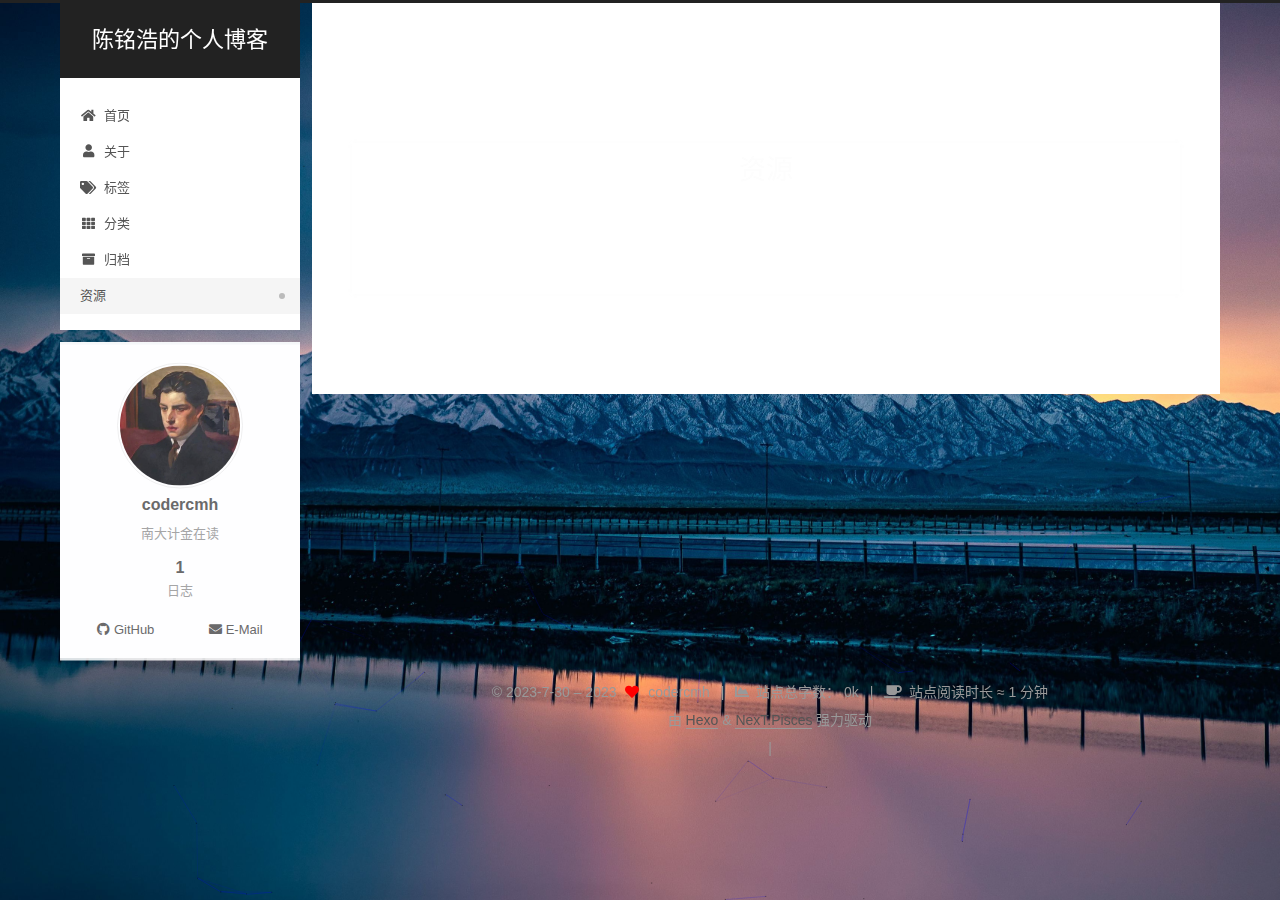
<file: resources/index.html>
<!DOCTYPE html>
<html lang="zh-CN">
<head>
  <meta charset="UTF-8">
<meta name="viewport" content="width=device-width, initial-scale=1, maximum-scale=2">
<meta name="theme-color" content="#222">
<meta name="generator" content="Hexo 6.3.0">
  <link rel="apple-touch-icon" sizes="180x180" href="/images/apple-touch-icon-next.png">
  <link rel="icon" type="image/png" sizes="32x32" href="/images/Computer(32x32).png">
  <link rel="icon" type="image/png" sizes="16x16" href="/images/Computer(16x16).png">
  <link rel="mask-icon" href="/images/logo.svg" color="#222">

<link rel="stylesheet" href="/css/main.css">


<link rel="stylesheet" href="/lib/font-awesome/css/all.min.css">

<script id="hexo-configurations">
    var NexT = window.NexT || {};
    var CONFIG = {"hostname":"example.com","root":"/","scheme":"Pisces","version":"7.8.0","exturl":false,"sidebar":{"position":"left","display":"post","padding":18,"offset":12,"onmobile":false},"copycode":{"enable":false,"show_result":false,"style":null},"back2top":{"enable":true,"sidebar":false,"scrollpercent":false},"bookmark":{"enable":false,"color":"#222","save":"auto"},"fancybox":false,"mediumzoom":false,"lazyload":false,"pangu":false,"comments":{"style":"tabs","active":null,"storage":true,"lazyload":false,"nav":null},"algolia":{"hits":{"per_page":10},"labels":{"input_placeholder":"Search for Posts","hits_empty":"We didn't find any results for the search: ${query}","hits_stats":"${hits} results found in ${time} ms"}},"localsearch":{"enable":false,"trigger":"auto","top_n_per_article":1,"unescape":false,"preload":false},"motion":{"enable":true,"async":false,"transition":{"post_block":"fadeIn","post_header":"slideDownIn","post_body":"slideDownIn","coll_header":"slideLeftIn","sidebar":"slideUpIn"}}};
  </script>

  <meta name="description" content="南大计金在读">
<meta property="og:type" content="website">
<meta property="og:title" content="资源">
<meta property="og:url" content="http://example.com/resources/index.html">
<meta property="og:site_name" content="陈铭浩的个人博客">
<meta property="og:description" content="南大计金在读">
<meta property="og:locale" content="zh_CN">
<meta property="article:published_time" content="2023-07-31T08:17:38.000Z">
<meta property="article:modified_time" content="2023-07-31T08:22:17.911Z">
<meta property="article:author" content="codercmh">
<meta name="twitter:card" content="summary">

<link rel="canonical" href="http://example.com/resources/">


<script id="page-configurations">
  // https://hexo.io/docs/variables.html
  CONFIG.page = {
    sidebar: "",
    isHome : false,
    isPost : false,
    lang   : 'zh-CN'
  };
</script>

  <title>资源 | 陈铭浩的个人博客
</title>
  






  <noscript>
  <style>
  .use-motion .brand,
  .use-motion .menu-item,
  .sidebar-inner,
  .use-motion .post-block,
  .use-motion .pagination,
  .use-motion .comments,
  .use-motion .post-header,
  .use-motion .post-body,
  .use-motion .collection-header { opacity: initial; }

  .use-motion .site-title,
  .use-motion .site-subtitle {
    opacity: initial;
    top: initial;
  }

  .use-motion .logo-line-before i { left: initial; }
  .use-motion .logo-line-after i { right: initial; }
  </style>
</noscript>

</head>

<body itemscope itemtype="http://schema.org/WebPage">
  <div class="container use-motion">
    <div class="headband"></div>

    <header class="header" itemscope itemtype="http://schema.org/WPHeader">
      <div class="header-inner"><div class="site-brand-container">
  <div class="site-nav-toggle">
    <div class="toggle" aria-label="切换导航栏">
      <span class="toggle-line toggle-line-first"></span>
      <span class="toggle-line toggle-line-middle"></span>
      <span class="toggle-line toggle-line-last"></span>
    </div>
  </div>

  <div class="site-meta">

    <a href="/" class="brand" rel="start">
      <span class="logo-line-before"><i></i></span>
      <h1 class="site-title">陈铭浩的个人博客</h1>
      <span class="logo-line-after"><i></i></span>
    </a>
  </div>

  <div class="site-nav-right">
    <div class="toggle popup-trigger">
    </div>
  </div>
</div>




<nav class="site-nav">
  <ul id="menu" class="main-menu menu">
        <li class="menu-item menu-item-home">

    <a href="/" rel="section"><i class="fa fa-home fa-fw"></i>首页</a>

  </li>
        <li class="menu-item menu-item-about">

    <a href="/about/" rel="section"><i class="fa fa-user fa-fw"></i>关于</a>

  </li>
        <li class="menu-item menu-item-tags">

    <a href="/tags/" rel="section"><i class="fa fa-tags fa-fw"></i>标签</a>

  </li>
        <li class="menu-item menu-item-categories">

    <a href="/categories/" rel="section"><i class="fa fa-th fa-fw"></i>分类</a>

  </li>
        <li class="menu-item menu-item-archives">

    <a href="/archives/" rel="section"><i class="fa fa-archive fa-fw"></i>归档</a>

  </li>
        <li class="menu-item menu-item-resources">

    <a href="/resources/" rel="section"><i class="download fa-fw"></i>资源</a>

  </li>
  </ul>
</nav>




</div>
    </header>

    
  <div class="back-to-top">
    <i class="fa fa-arrow-up"></i>
    <span>0%</span>
  </div>


    <main class="main">
      <div class="main-inner">
        <div class="content-wrap">
          
  
  

          <div class="content page posts-expand">
            

    
    
    
    <div class="post-block" lang="zh-CN">
      <header class="post-header">

<h1 class="post-title" itemprop="name headline">资源
</h1>

<div class="post-meta">
  

</div>

</header>

      
      
      
      <div class="post-body">
          
      </div>
      
      
      
    </div>
    

    
    
    


          </div>
          

<script>
  window.addEventListener('tabs:register', () => {
    let { activeClass } = CONFIG.comments;
    if (CONFIG.comments.storage) {
      activeClass = localStorage.getItem('comments_active') || activeClass;
    }
    if (activeClass) {
      let activeTab = document.querySelector(`a[href="#comment-${activeClass}"]`);
      if (activeTab) {
        activeTab.click();
      }
    }
  });
  if (CONFIG.comments.storage) {
    window.addEventListener('tabs:click', event => {
      if (!event.target.matches('.tabs-comment .tab-content .tab-pane')) return;
      let commentClass = event.target.classList[1];
      localStorage.setItem('comments_active', commentClass);
    });
  }
</script>

        </div>
          
  
  <div class="toggle sidebar-toggle">
    <span class="toggle-line toggle-line-first"></span>
    <span class="toggle-line toggle-line-middle"></span>
    <span class="toggle-line toggle-line-last"></span>
  </div>

  <aside class="sidebar">
    <div class="sidebar-inner">

      <ul class="sidebar-nav motion-element">
        <li class="sidebar-nav-toc">
          文章目录
        </li>
        <li class="sidebar-nav-overview">
          站点概览
        </li>
      </ul>

      <!--noindex-->
      <div class="post-toc-wrap sidebar-panel">
      </div>
      <!--/noindex-->

      <div class="site-overview-wrap sidebar-panel">
        <div class="site-author motion-element" itemprop="author" itemscope itemtype="http://schema.org/Person">
    <img class="site-author-image" itemprop="image" alt="codercmh"
      src="/images/avatar.jpg">
  <p class="site-author-name" itemprop="name">codercmh</p>
  <div class="site-description" itemprop="description">南大计金在读</div>
</div>
<div class="site-state-wrap motion-element">
  <nav class="site-state">
      <div class="site-state-item site-state-posts">
          <a href="/archives/">
        
          <span class="site-state-item-count">1</span>
          <span class="site-state-item-name">日志</span>
        </a>
      </div>
  </nav>
</div>
  <div class="links-of-author motion-element">
      <span class="links-of-author-item">
        <a href="https://github.com/codercmh" title="GitHub → https:&#x2F;&#x2F;github.com&#x2F;codercmh" rel="noopener" target="_blank"><i class="fab fa-github fa-fw"></i>GitHub</a>
      </span>
      <span class="links-of-author-item">
        <a href="mailto:2420069229@qq.com" title="E-Mail → mailto:2420069229@qq.com" rel="noopener" target="_blank"><i class="fa fa-envelope fa-fw"></i>E-Mail</a>
      </span>
  </div>



      </div>

    </div>
  </aside>
  <div id="sidebar-dimmer"></div>


      </div>
    </main>

    <footer class="footer">
      <div class="footer-inner">
        

        

<div class="copyright">
  
  &copy; 2023-7-30 – 
  <span itemprop="copyrightYear">2023</span>
  <span class="with-love">
    <i class="fa fa-heart"></i>
  </span>
  <span class="author" itemprop="copyrightHolder">codercmh</span>
    <span class="post-meta-divider">|</span>
    <span class="post-meta-item-icon">
      <i class="fa fa-chart-area"></i>
    </span>
      <span class="post-meta-item-text">站点总字数：</span>
    <span title="站点总字数">0k</span>
    <span class="post-meta-divider">|</span>
    <span class="post-meta-item-icon">
      <i class="fa fa-coffee"></i>
    </span>
      <span class="post-meta-item-text">站点阅读时长 &asymp;</span>
    <span title="站点阅读时长">1 分钟</span>
</div>
  <div class="powered-by">由 <a href="https://hexo.io/" class="theme-link" rel="noopener" target="_blank">Hexo</a> & <a href="https://pisces.theme-next.org/" class="theme-link" rel="noopener" target="_blank">NexT.Pisces</a> 强力驱动
  </div>


        
<div class="busuanzi-count">
  <script async src="https://busuanzi.ibruce.info/busuanzi/2.3/busuanzi.pure.mini.js"></script>
    <span class="post-meta-item" id="busuanzi_container_site_uv" style="display: none;">
      <span class="post-meta-item-icon">
        <i class="fa fa-user"></i>
      </span>
      <span class="site-uv" title="总访客量">
        <span id="busuanzi_value_site_uv"></span>
      </span>
    </span>
    <span class="post-meta-divider">|</span>
    <span class="post-meta-item" id="busuanzi_container_site_pv" style="display: none;">
      <span class="post-meta-item-icon">
        <i class="fa fa-eye"></i>
      </span>
      <span class="site-pv" title="总访问量">
        <span id="busuanzi_value_site_pv"></span>
      </span>
    </span>
</div>








      </div>
    </footer>
  </div>

  
  
  <script color='0,0,255' opacity='0.5' zIndex='-1' count='99' src="/lib/canvas-nest/canvas-nest.min.js"></script>
  <script src="/lib/anime.min.js"></script>
  <script src="/lib/velocity/velocity.min.js"></script>
  <script src="/lib/velocity/velocity.ui.min.js"></script>

<script src="/js/utils.js"></script>

<script src="/js/motion.js"></script>


<script src="/js/schemes/pisces.js"></script>


<script src="/js/next-boot.js"></script>




  















  

  

</body>
</html>
</file>
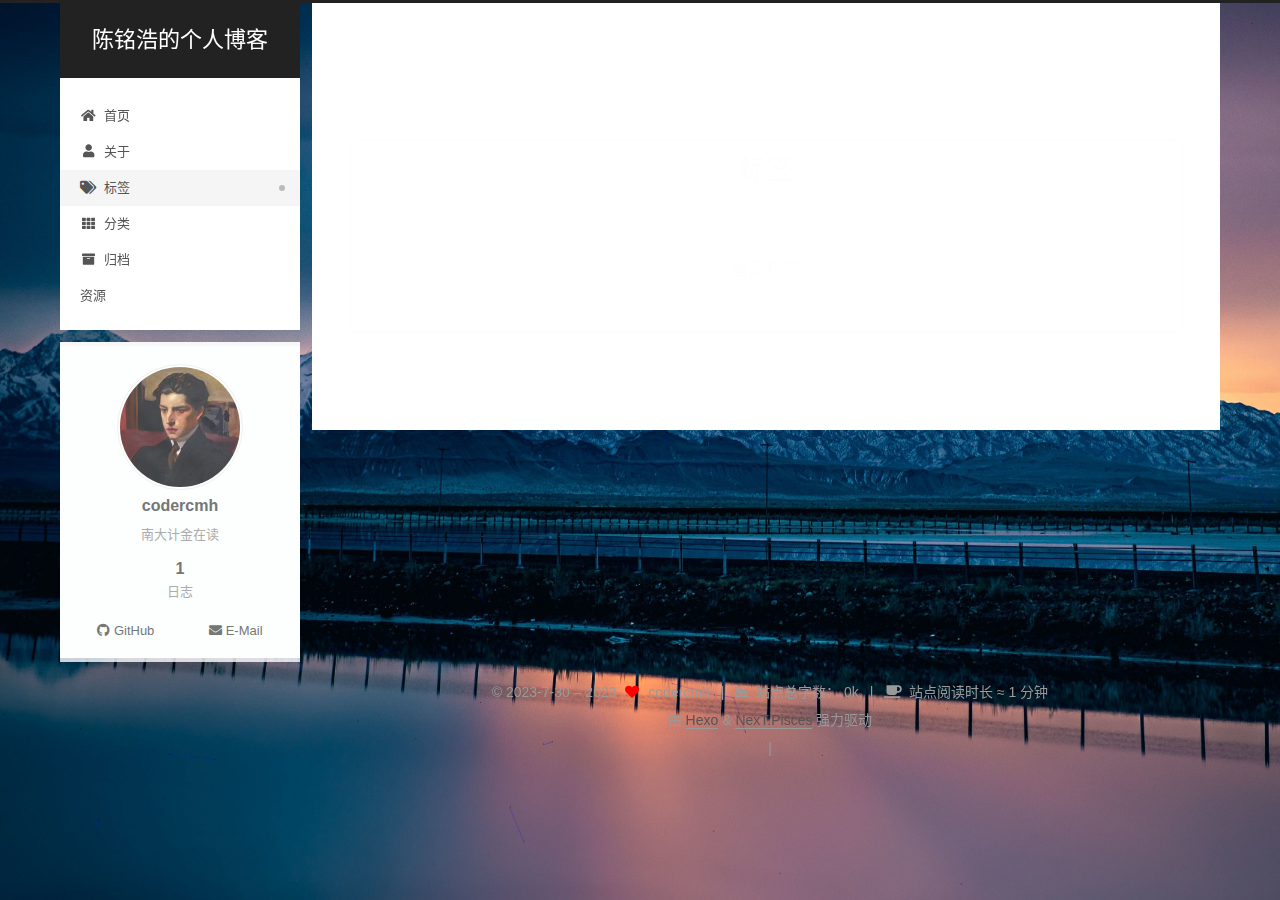
<file: tags/index.html>
<!DOCTYPE html>
<html lang="zh-CN">
<head>
  <meta charset="UTF-8">
<meta name="viewport" content="width=device-width, initial-scale=1, maximum-scale=2">
<meta name="theme-color" content="#222">
<meta name="generator" content="Hexo 6.3.0">
  <link rel="apple-touch-icon" sizes="180x180" href="/images/apple-touch-icon-next.png">
  <link rel="icon" type="image/png" sizes="32x32" href="/images/Computer(32x32).png">
  <link rel="icon" type="image/png" sizes="16x16" href="/images/Computer(16x16).png">
  <link rel="mask-icon" href="/images/logo.svg" color="#222">

<link rel="stylesheet" href="/css/main.css">


<link rel="stylesheet" href="/lib/font-awesome/css/all.min.css">

<script id="hexo-configurations">
    var NexT = window.NexT || {};
    var CONFIG = {"hostname":"example.com","root":"/","scheme":"Pisces","version":"7.8.0","exturl":false,"sidebar":{"position":"left","display":"post","padding":18,"offset":12,"onmobile":false},"copycode":{"enable":false,"show_result":false,"style":null},"back2top":{"enable":true,"sidebar":false,"scrollpercent":false},"bookmark":{"enable":false,"color":"#222","save":"auto"},"fancybox":false,"mediumzoom":false,"lazyload":false,"pangu":false,"comments":{"style":"tabs","active":null,"storage":true,"lazyload":false,"nav":null},"algolia":{"hits":{"per_page":10},"labels":{"input_placeholder":"Search for Posts","hits_empty":"We didn't find any results for the search: ${query}","hits_stats":"${hits} results found in ${time} ms"}},"localsearch":{"enable":false,"trigger":"auto","top_n_per_article":1,"unescape":false,"preload":false},"motion":{"enable":true,"async":false,"transition":{"post_block":"fadeIn","post_header":"slideDownIn","post_body":"slideDownIn","coll_header":"slideLeftIn","sidebar":"slideUpIn"}}};
  </script>

  <meta name="description" content="南大计金在读">
<meta property="og:type" content="website">
<meta property="og:title" content="标签">
<meta property="og:url" content="http://example.com/tags/index.html">
<meta property="og:site_name" content="陈铭浩的个人博客">
<meta property="og:description" content="南大计金在读">
<meta property="og:locale" content="zh_CN">
<meta property="article:published_time" content="2023-07-31T08:17:15.000Z">
<meta property="article:modified_time" content="2023-07-31T08:22:41.430Z">
<meta property="article:author" content="codercmh">
<meta name="twitter:card" content="summary">

<link rel="canonical" href="http://example.com/tags/">


<script id="page-configurations">
  // https://hexo.io/docs/variables.html
  CONFIG.page = {
    sidebar: "",
    isHome : false,
    isPost : false,
    lang   : 'zh-CN'
  };
</script>

  <title>标签 | 陈铭浩的个人博客
</title>
  






  <noscript>
  <style>
  .use-motion .brand,
  .use-motion .menu-item,
  .sidebar-inner,
  .use-motion .post-block,
  .use-motion .pagination,
  .use-motion .comments,
  .use-motion .post-header,
  .use-motion .post-body,
  .use-motion .collection-header { opacity: initial; }

  .use-motion .site-title,
  .use-motion .site-subtitle {
    opacity: initial;
    top: initial;
  }

  .use-motion .logo-line-before i { left: initial; }
  .use-motion .logo-line-after i { right: initial; }
  </style>
</noscript>

</head>

<body itemscope itemtype="http://schema.org/WebPage">
  <div class="container use-motion">
    <div class="headband"></div>

    <header class="header" itemscope itemtype="http://schema.org/WPHeader">
      <div class="header-inner"><div class="site-brand-container">
  <div class="site-nav-toggle">
    <div class="toggle" aria-label="切换导航栏">
      <span class="toggle-line toggle-line-first"></span>
      <span class="toggle-line toggle-line-middle"></span>
      <span class="toggle-line toggle-line-last"></span>
    </div>
  </div>

  <div class="site-meta">

    <a href="/" class="brand" rel="start">
      <span class="logo-line-before"><i></i></span>
      <h1 class="site-title">陈铭浩的个人博客</h1>
      <span class="logo-line-after"><i></i></span>
    </a>
  </div>

  <div class="site-nav-right">
    <div class="toggle popup-trigger">
    </div>
  </div>
</div>




<nav class="site-nav">
  <ul id="menu" class="main-menu menu">
        <li class="menu-item menu-item-home">

    <a href="/" rel="section"><i class="fa fa-home fa-fw"></i>首页</a>

  </li>
        <li class="menu-item menu-item-about">

    <a href="/about/" rel="section"><i class="fa fa-user fa-fw"></i>关于</a>

  </li>
        <li class="menu-item menu-item-tags">

    <a href="/tags/" rel="section"><i class="fa fa-tags fa-fw"></i>标签</a>

  </li>
        <li class="menu-item menu-item-categories">

    <a href="/categories/" rel="section"><i class="fa fa-th fa-fw"></i>分类</a>

  </li>
        <li class="menu-item menu-item-archives">

    <a href="/archives/" rel="section"><i class="fa fa-archive fa-fw"></i>归档</a>

  </li>
        <li class="menu-item menu-item-resources">

    <a href="/resources/" rel="section"><i class="download fa-fw"></i>资源</a>

  </li>
  </ul>
</nav>




</div>
    </header>

    
  <div class="back-to-top">
    <i class="fa fa-arrow-up"></i>
    <span>0%</span>
  </div>


    <main class="main">
      <div class="main-inner">
        <div class="content-wrap">
          
  
  

          <div class="content page posts-expand">
            

    
    
    
    <div class="post-block" lang="zh-CN">
      <header class="post-header">

<h1 class="post-title" itemprop="name headline">标签
</h1>

<div class="post-meta">
  

</div>

</header>

      
      
      
      <div class="post-body">
          <div class="tag-cloud">
            <div class="tag-cloud-title">
              暂无标签
            </div>
            <div class="tag-cloud-tags">
              
            </div>
          </div>
        
      </div>
      
      
      
    </div>
    

    
    
    


          </div>
          

<script>
  window.addEventListener('tabs:register', () => {
    let { activeClass } = CONFIG.comments;
    if (CONFIG.comments.storage) {
      activeClass = localStorage.getItem('comments_active') || activeClass;
    }
    if (activeClass) {
      let activeTab = document.querySelector(`a[href="#comment-${activeClass}"]`);
      if (activeTab) {
        activeTab.click();
      }
    }
  });
  if (CONFIG.comments.storage) {
    window.addEventListener('tabs:click', event => {
      if (!event.target.matches('.tabs-comment .tab-content .tab-pane')) return;
      let commentClass = event.target.classList[1];
      localStorage.setItem('comments_active', commentClass);
    });
  }
</script>

        </div>
          
  
  <div class="toggle sidebar-toggle">
    <span class="toggle-line toggle-line-first"></span>
    <span class="toggle-line toggle-line-middle"></span>
    <span class="toggle-line toggle-line-last"></span>
  </div>

  <aside class="sidebar">
    <div class="sidebar-inner">

      <ul class="sidebar-nav motion-element">
        <li class="sidebar-nav-toc">
          文章目录
        </li>
        <li class="sidebar-nav-overview">
          站点概览
        </li>
      </ul>

      <!--noindex-->
      <div class="post-toc-wrap sidebar-panel">
      </div>
      <!--/noindex-->

      <div class="site-overview-wrap sidebar-panel">
        <div class="site-author motion-element" itemprop="author" itemscope itemtype="http://schema.org/Person">
    <img class="site-author-image" itemprop="image" alt="codercmh"
      src="/images/avatar.jpg">
  <p class="site-author-name" itemprop="name">codercmh</p>
  <div class="site-description" itemprop="description">南大计金在读</div>
</div>
<div class="site-state-wrap motion-element">
  <nav class="site-state">
      <div class="site-state-item site-state-posts">
          <a href="/archives/">
        
          <span class="site-state-item-count">1</span>
          <span class="site-state-item-name">日志</span>
        </a>
      </div>
  </nav>
</div>
  <div class="links-of-author motion-element">
      <span class="links-of-author-item">
        <a href="https://github.com/codercmh" title="GitHub → https:&#x2F;&#x2F;github.com&#x2F;codercmh" rel="noopener" target="_blank"><i class="fab fa-github fa-fw"></i>GitHub</a>
      </span>
      <span class="links-of-author-item">
        <a href="mailto:2420069229@qq.com" title="E-Mail → mailto:2420069229@qq.com" rel="noopener" target="_blank"><i class="fa fa-envelope fa-fw"></i>E-Mail</a>
      </span>
  </div>



      </div>

    </div>
  </aside>
  <div id="sidebar-dimmer"></div>


      </div>
    </main>

    <footer class="footer">
      <div class="footer-inner">
        

        

<div class="copyright">
  
  &copy; 2023-7-30 – 
  <span itemprop="copyrightYear">2023</span>
  <span class="with-love">
    <i class="fa fa-heart"></i>
  </span>
  <span class="author" itemprop="copyrightHolder">codercmh</span>
    <span class="post-meta-divider">|</span>
    <span class="post-meta-item-icon">
      <i class="fa fa-chart-area"></i>
    </span>
      <span class="post-meta-item-text">站点总字数：</span>
    <span title="站点总字数">0k</span>
    <span class="post-meta-divider">|</span>
    <span class="post-meta-item-icon">
      <i class="fa fa-coffee"></i>
    </span>
      <span class="post-meta-item-text">站点阅读时长 &asymp;</span>
    <span title="站点阅读时长">1 分钟</span>
</div>
  <div class="powered-by">由 <a href="https://hexo.io/" class="theme-link" rel="noopener" target="_blank">Hexo</a> & <a href="https://pisces.theme-next.org/" class="theme-link" rel="noopener" target="_blank">NexT.Pisces</a> 强力驱动
  </div>


        
<div class="busuanzi-count">
  <script async src="https://busuanzi.ibruce.info/busuanzi/2.3/busuanzi.pure.mini.js"></script>
    <span class="post-meta-item" id="busuanzi_container_site_uv" style="display: none;">
      <span class="post-meta-item-icon">
        <i class="fa fa-user"></i>
      </span>
      <span class="site-uv" title="总访客量">
        <span id="busuanzi_value_site_uv"></span>
      </span>
    </span>
    <span class="post-meta-divider">|</span>
    <span class="post-meta-item" id="busuanzi_container_site_pv" style="display: none;">
      <span class="post-meta-item-icon">
        <i class="fa fa-eye"></i>
      </span>
      <span class="site-pv" title="总访问量">
        <span id="busuanzi_value_site_pv"></span>
      </span>
    </span>
</div>








      </div>
    </footer>
  </div>

  
  
  <script color='0,0,255' opacity='0.5' zIndex='-1' count='99' src="/lib/canvas-nest/canvas-nest.min.js"></script>
  <script src="/lib/anime.min.js"></script>
  <script src="/lib/velocity/velocity.min.js"></script>
  <script src="/lib/velocity/velocity.ui.min.js"></script>

<script src="/js/utils.js"></script>

<script src="/js/motion.js"></script>


<script src="/js/schemes/pisces.js"></script>


<script src="/js/next-boot.js"></script>




  















  

  

</body>
</html>
</file>
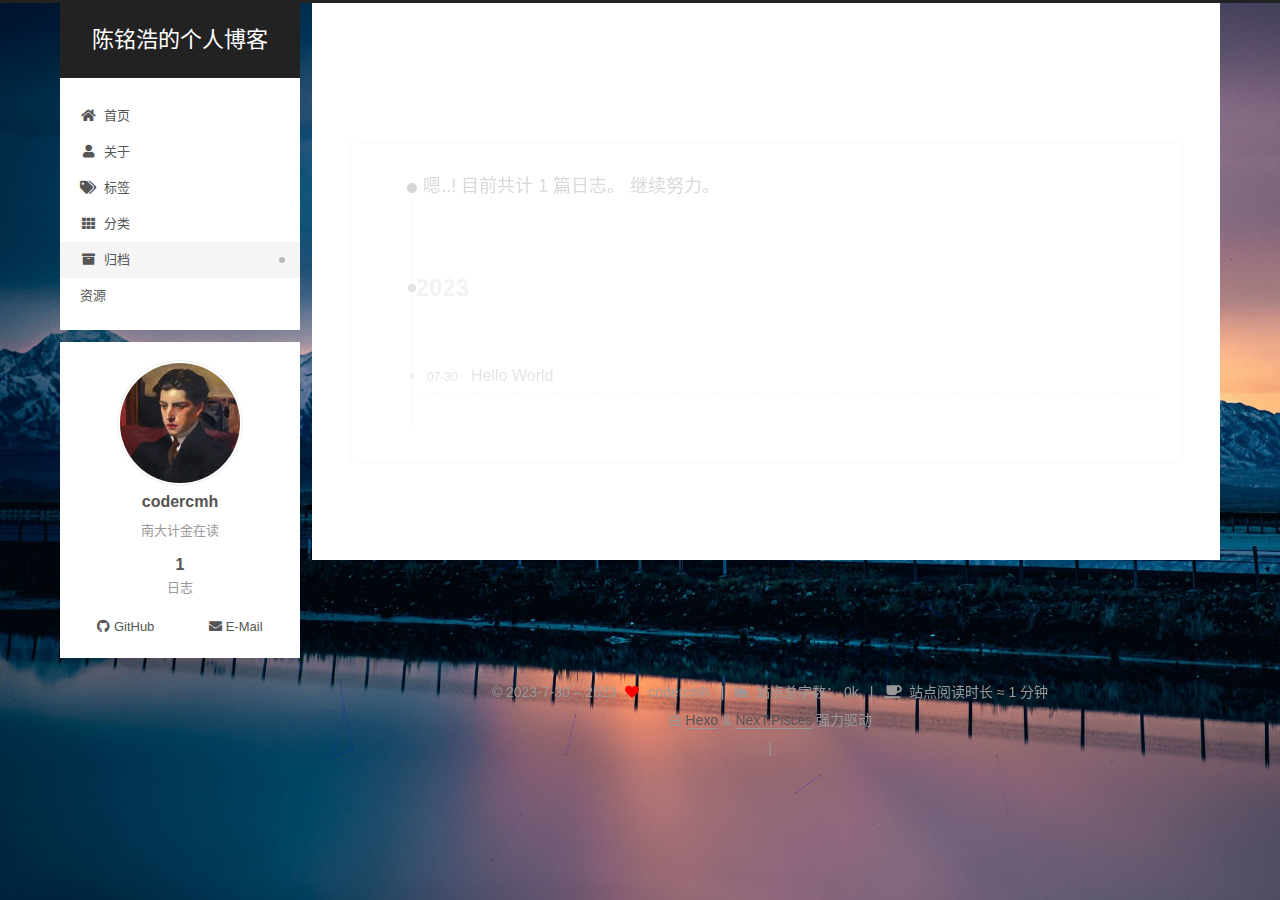
<file: archives/2023/index.html>
<!DOCTYPE html>
<html lang="zh-CN">
<head>
  <meta charset="UTF-8">
<meta name="viewport" content="width=device-width, initial-scale=1, maximum-scale=2">
<meta name="theme-color" content="#222">
<meta name="generator" content="Hexo 6.3.0">
  <link rel="apple-touch-icon" sizes="180x180" href="/images/apple-touch-icon-next.png">
  <link rel="icon" type="image/png" sizes="32x32" href="/images/Computer(32x32).png">
  <link rel="icon" type="image/png" sizes="16x16" href="/images/Computer(16x16).png">
  <link rel="mask-icon" href="/images/logo.svg" color="#222">

<link rel="stylesheet" href="/css/main.css">


<link rel="stylesheet" href="/lib/font-awesome/css/all.min.css">

<script id="hexo-configurations">
    var NexT = window.NexT || {};
    var CONFIG = {"hostname":"example.com","root":"/","scheme":"Pisces","version":"7.8.0","exturl":false,"sidebar":{"position":"left","display":"post","padding":18,"offset":12,"onmobile":false},"copycode":{"enable":false,"show_result":false,"style":null},"back2top":{"enable":true,"sidebar":false,"scrollpercent":false},"bookmark":{"enable":false,"color":"#222","save":"auto"},"fancybox":false,"mediumzoom":false,"lazyload":false,"pangu":false,"comments":{"style":"tabs","active":null,"storage":true,"lazyload":false,"nav":null},"algolia":{"hits":{"per_page":10},"labels":{"input_placeholder":"Search for Posts","hits_empty":"We didn't find any results for the search: ${query}","hits_stats":"${hits} results found in ${time} ms"}},"localsearch":{"enable":false,"trigger":"auto","top_n_per_article":1,"unescape":false,"preload":false},"motion":{"enable":true,"async":false,"transition":{"post_block":"fadeIn","post_header":"slideDownIn","post_body":"slideDownIn","coll_header":"slideLeftIn","sidebar":"slideUpIn"}}};
  </script>

  <meta name="description" content="南大计金在读">
<meta property="og:type" content="website">
<meta property="og:title" content="陈铭浩的个人博客">
<meta property="og:url" content="http://example.com/archives/2023/index.html">
<meta property="og:site_name" content="陈铭浩的个人博客">
<meta property="og:description" content="南大计金在读">
<meta property="og:locale" content="zh_CN">
<meta property="article:author" content="codercmh">
<meta name="twitter:card" content="summary">

<link rel="canonical" href="http://example.com/archives/2023/">


<script id="page-configurations">
  // https://hexo.io/docs/variables.html
  CONFIG.page = {
    sidebar: "",
    isHome : false,
    isPost : false,
    lang   : 'zh-CN'
  };
</script>

  <title>归档 | 陈铭浩的个人博客</title>
  






  <noscript>
  <style>
  .use-motion .brand,
  .use-motion .menu-item,
  .sidebar-inner,
  .use-motion .post-block,
  .use-motion .pagination,
  .use-motion .comments,
  .use-motion .post-header,
  .use-motion .post-body,
  .use-motion .collection-header { opacity: initial; }

  .use-motion .site-title,
  .use-motion .site-subtitle {
    opacity: initial;
    top: initial;
  }

  .use-motion .logo-line-before i { left: initial; }
  .use-motion .logo-line-after i { right: initial; }
  </style>
</noscript>

</head>

<body itemscope itemtype="http://schema.org/WebPage">
  <div class="container use-motion">
    <div class="headband"></div>

    <header class="header" itemscope itemtype="http://schema.org/WPHeader">
      <div class="header-inner"><div class="site-brand-container">
  <div class="site-nav-toggle">
    <div class="toggle" aria-label="切换导航栏">
      <span class="toggle-line toggle-line-first"></span>
      <span class="toggle-line toggle-line-middle"></span>
      <span class="toggle-line toggle-line-last"></span>
    </div>
  </div>

  <div class="site-meta">

    <a href="/" class="brand" rel="start">
      <span class="logo-line-before"><i></i></span>
      <h1 class="site-title">陈铭浩的个人博客</h1>
      <span class="logo-line-after"><i></i></span>
    </a>
  </div>

  <div class="site-nav-right">
    <div class="toggle popup-trigger">
    </div>
  </div>
</div>




<nav class="site-nav">
  <ul id="menu" class="main-menu menu">
        <li class="menu-item menu-item-home">

    <a href="/" rel="section"><i class="fa fa-home fa-fw"></i>首页</a>

  </li>
        <li class="menu-item menu-item-about">

    <a href="/about/" rel="section"><i class="fa fa-user fa-fw"></i>关于</a>

  </li>
        <li class="menu-item menu-item-tags">

    <a href="/tags/" rel="section"><i class="fa fa-tags fa-fw"></i>标签</a>

  </li>
        <li class="menu-item menu-item-categories">

    <a href="/categories/" rel="section"><i class="fa fa-th fa-fw"></i>分类</a>

  </li>
        <li class="menu-item menu-item-archives">

    <a href="/archives/" rel="section"><i class="fa fa-archive fa-fw"></i>归档</a>

  </li>
        <li class="menu-item menu-item-resources">

    <a href="/resources/" rel="section"><i class="download fa-fw"></i>资源</a>

  </li>
  </ul>
</nav>




</div>
    </header>

    
  <div class="back-to-top">
    <i class="fa fa-arrow-up"></i>
    <span>0%</span>
  </div>


    <main class="main">
      <div class="main-inner">
        <div class="content-wrap">
          

          <div class="content archive">
            

  
  
  
  <div class="post-block">
    <div class="posts-collapse">
      <div class="collection-title">
        <span class="collection-header">嗯..! 目前共计 1 篇日志。 继续努力。</span>
      </div>

      
    <div class="collection-year">
      <span class="collection-header">2023</span>
    </div>

  <article itemscope itemtype="http://schema.org/Article">
    <header class="post-header">

      <div class="post-meta">
        <time itemprop="dateCreated"
              datetime="2023-07-30T22:50:22+08:00"
              content="2023-07-30">
          07-30
        </time>
      </div>

      <div class="post-title">
          <a class="post-title-link" href="/2023/07/30/hello-world/" itemprop="url">
            <span itemprop="name">Hello World</span>
          </a>
      </div>

    </header>
  </article>


    </div>
  </div>
  
  
  

  



          </div>
          

<script>
  window.addEventListener('tabs:register', () => {
    let { activeClass } = CONFIG.comments;
    if (CONFIG.comments.storage) {
      activeClass = localStorage.getItem('comments_active') || activeClass;
    }
    if (activeClass) {
      let activeTab = document.querySelector(`a[href="#comment-${activeClass}"]`);
      if (activeTab) {
        activeTab.click();
      }
    }
  });
  if (CONFIG.comments.storage) {
    window.addEventListener('tabs:click', event => {
      if (!event.target.matches('.tabs-comment .tab-content .tab-pane')) return;
      let commentClass = event.target.classList[1];
      localStorage.setItem('comments_active', commentClass);
    });
  }
</script>

        </div>
          
  
  <div class="toggle sidebar-toggle">
    <span class="toggle-line toggle-line-first"></span>
    <span class="toggle-line toggle-line-middle"></span>
    <span class="toggle-line toggle-line-last"></span>
  </div>

  <aside class="sidebar">
    <div class="sidebar-inner">

      <ul class="sidebar-nav motion-element">
        <li class="sidebar-nav-toc">
          文章目录
        </li>
        <li class="sidebar-nav-overview">
          站点概览
        </li>
      </ul>

      <!--noindex-->
      <div class="post-toc-wrap sidebar-panel">
      </div>
      <!--/noindex-->

      <div class="site-overview-wrap sidebar-panel">
        <div class="site-author motion-element" itemprop="author" itemscope itemtype="http://schema.org/Person">
    <img class="site-author-image" itemprop="image" alt="codercmh"
      src="/images/avatar.jpg">
  <p class="site-author-name" itemprop="name">codercmh</p>
  <div class="site-description" itemprop="description">南大计金在读</div>
</div>
<div class="site-state-wrap motion-element">
  <nav class="site-state">
      <div class="site-state-item site-state-posts">
          <a href="/archives/">
        
          <span class="site-state-item-count">1</span>
          <span class="site-state-item-name">日志</span>
        </a>
      </div>
  </nav>
</div>
  <div class="links-of-author motion-element">
      <span class="links-of-author-item">
        <a href="https://github.com/codercmh" title="GitHub → https:&#x2F;&#x2F;github.com&#x2F;codercmh" rel="noopener" target="_blank"><i class="fab fa-github fa-fw"></i>GitHub</a>
      </span>
      <span class="links-of-author-item">
        <a href="mailto:2420069229@qq.com" title="E-Mail → mailto:2420069229@qq.com" rel="noopener" target="_blank"><i class="fa fa-envelope fa-fw"></i>E-Mail</a>
      </span>
  </div>



      </div>

    </div>
  </aside>
  <div id="sidebar-dimmer"></div>


      </div>
    </main>

    <footer class="footer">
      <div class="footer-inner">
        

        

<div class="copyright">
  
  &copy; 2023-7-30 – 
  <span itemprop="copyrightYear">2023</span>
  <span class="with-love">
    <i class="fa fa-heart"></i>
  </span>
  <span class="author" itemprop="copyrightHolder">codercmh</span>
    <span class="post-meta-divider">|</span>
    <span class="post-meta-item-icon">
      <i class="fa fa-chart-area"></i>
    </span>
      <span class="post-meta-item-text">站点总字数：</span>
    <span title="站点总字数">0k</span>
    <span class="post-meta-divider">|</span>
    <span class="post-meta-item-icon">
      <i class="fa fa-coffee"></i>
    </span>
      <span class="post-meta-item-text">站点阅读时长 &asymp;</span>
    <span title="站点阅读时长">1 分钟</span>
</div>
  <div class="powered-by">由 <a href="https://hexo.io/" class="theme-link" rel="noopener" target="_blank">Hexo</a> & <a href="https://pisces.theme-next.org/" class="theme-link" rel="noopener" target="_blank">NexT.Pisces</a> 强力驱动
  </div>


        
<div class="busuanzi-count">
  <script async src="https://busuanzi.ibruce.info/busuanzi/2.3/busuanzi.pure.mini.js"></script>
    <span class="post-meta-item" id="busuanzi_container_site_uv" style="display: none;">
      <span class="post-meta-item-icon">
        <i class="fa fa-user"></i>
      </span>
      <span class="site-uv" title="总访客量">
        <span id="busuanzi_value_site_uv"></span>
      </span>
    </span>
    <span class="post-meta-divider">|</span>
    <span class="post-meta-item" id="busuanzi_container_site_pv" style="display: none;">
      <span class="post-meta-item-icon">
        <i class="fa fa-eye"></i>
      </span>
      <span class="site-pv" title="总访问量">
        <span id="busuanzi_value_site_pv"></span>
      </span>
    </span>
</div>








      </div>
    </footer>
  </div>

  
  
  <script color='0,0,255' opacity='0.5' zIndex='-1' count='99' src="/lib/canvas-nest/canvas-nest.min.js"></script>
  <script src="/lib/anime.min.js"></script>
  <script src="/lib/velocity/velocity.min.js"></script>
  <script src="/lib/velocity/velocity.ui.min.js"></script>

<script src="/js/utils.js"></script>

<script src="/js/motion.js"></script>


<script src="/js/schemes/pisces.js"></script>


<script src="/js/next-boot.js"></script>




  















  

  

</body>
</html>
</file>
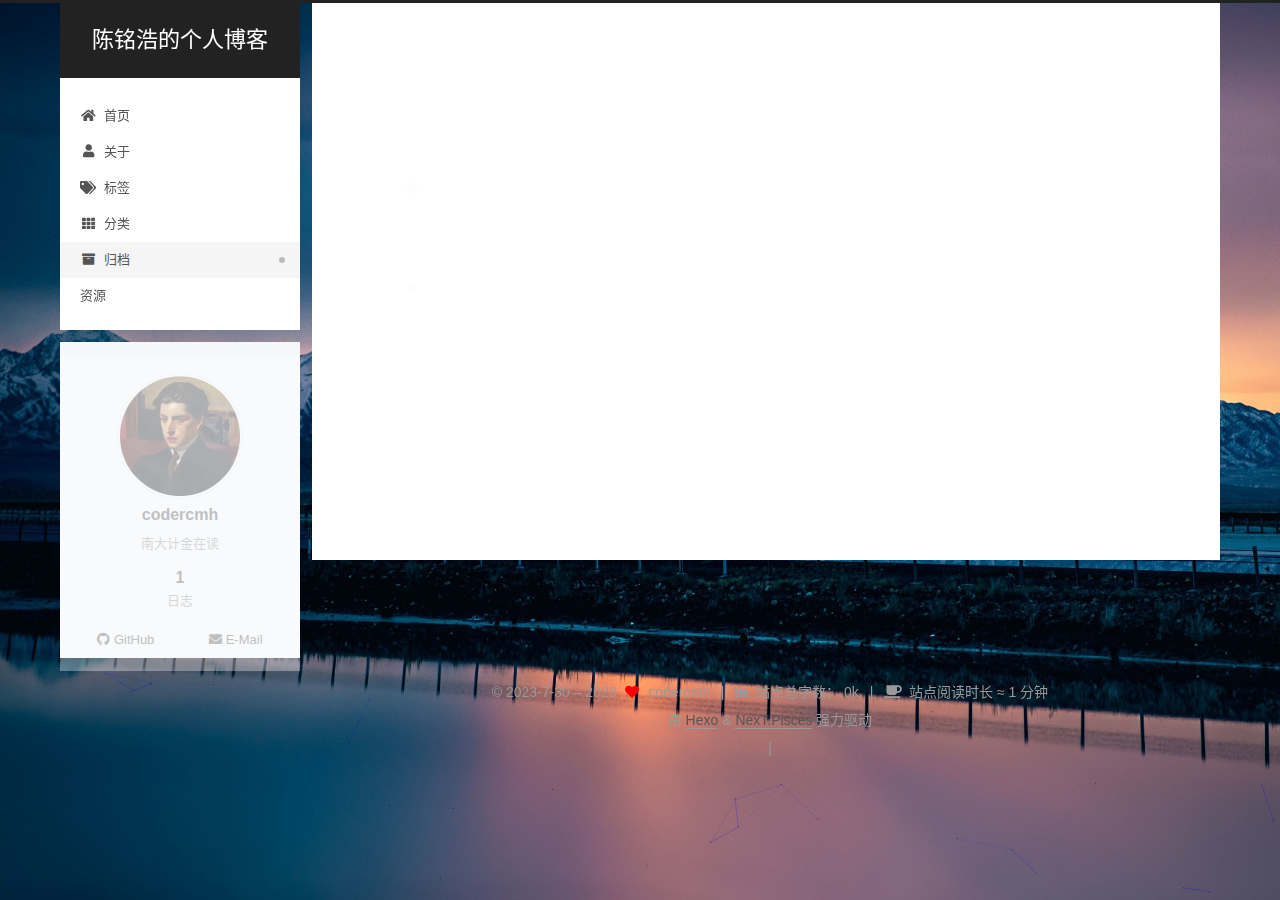
<file: archives/2023/07/index.html>
<!DOCTYPE html>
<html lang="zh-CN">
<head>
  <meta charset="UTF-8">
<meta name="viewport" content="width=device-width, initial-scale=1, maximum-scale=2">
<meta name="theme-color" content="#222">
<meta name="generator" content="Hexo 6.3.0">
  <link rel="apple-touch-icon" sizes="180x180" href="/images/apple-touch-icon-next.png">
  <link rel="icon" type="image/png" sizes="32x32" href="/images/Computer(32x32).png">
  <link rel="icon" type="image/png" sizes="16x16" href="/images/Computer(16x16).png">
  <link rel="mask-icon" href="/images/logo.svg" color="#222">

<link rel="stylesheet" href="/css/main.css">


<link rel="stylesheet" href="/lib/font-awesome/css/all.min.css">

<script id="hexo-configurations">
    var NexT = window.NexT || {};
    var CONFIG = {"hostname":"example.com","root":"/","scheme":"Pisces","version":"7.8.0","exturl":false,"sidebar":{"position":"left","display":"post","padding":18,"offset":12,"onmobile":false},"copycode":{"enable":false,"show_result":false,"style":null},"back2top":{"enable":true,"sidebar":false,"scrollpercent":false},"bookmark":{"enable":false,"color":"#222","save":"auto"},"fancybox":false,"mediumzoom":false,"lazyload":false,"pangu":false,"comments":{"style":"tabs","active":null,"storage":true,"lazyload":false,"nav":null},"algolia":{"hits":{"per_page":10},"labels":{"input_placeholder":"Search for Posts","hits_empty":"We didn't find any results for the search: ${query}","hits_stats":"${hits} results found in ${time} ms"}},"localsearch":{"enable":false,"trigger":"auto","top_n_per_article":1,"unescape":false,"preload":false},"motion":{"enable":true,"async":false,"transition":{"post_block":"fadeIn","post_header":"slideDownIn","post_body":"slideDownIn","coll_header":"slideLeftIn","sidebar":"slideUpIn"}}};
  </script>

  <meta name="description" content="南大计金在读">
<meta property="og:type" content="website">
<meta property="og:title" content="陈铭浩的个人博客">
<meta property="og:url" content="http://example.com/archives/2023/07/index.html">
<meta property="og:site_name" content="陈铭浩的个人博客">
<meta property="og:description" content="南大计金在读">
<meta property="og:locale" content="zh_CN">
<meta property="article:author" content="codercmh">
<meta name="twitter:card" content="summary">

<link rel="canonical" href="http://example.com/archives/2023/07/">


<script id="page-configurations">
  // https://hexo.io/docs/variables.html
  CONFIG.page = {
    sidebar: "",
    isHome : false,
    isPost : false,
    lang   : 'zh-CN'
  };
</script>

  <title>归档 | 陈铭浩的个人博客</title>
  






  <noscript>
  <style>
  .use-motion .brand,
  .use-motion .menu-item,
  .sidebar-inner,
  .use-motion .post-block,
  .use-motion .pagination,
  .use-motion .comments,
  .use-motion .post-header,
  .use-motion .post-body,
  .use-motion .collection-header { opacity: initial; }

  .use-motion .site-title,
  .use-motion .site-subtitle {
    opacity: initial;
    top: initial;
  }

  .use-motion .logo-line-before i { left: initial; }
  .use-motion .logo-line-after i { right: initial; }
  </style>
</noscript>

</head>

<body itemscope itemtype="http://schema.org/WebPage">
  <div class="container use-motion">
    <div class="headband"></div>

    <header class="header" itemscope itemtype="http://schema.org/WPHeader">
      <div class="header-inner"><div class="site-brand-container">
  <div class="site-nav-toggle">
    <div class="toggle" aria-label="切换导航栏">
      <span class="toggle-line toggle-line-first"></span>
      <span class="toggle-line toggle-line-middle"></span>
      <span class="toggle-line toggle-line-last"></span>
    </div>
  </div>

  <div class="site-meta">

    <a href="/" class="brand" rel="start">
      <span class="logo-line-before"><i></i></span>
      <h1 class="site-title">陈铭浩的个人博客</h1>
      <span class="logo-line-after"><i></i></span>
    </a>
  </div>

  <div class="site-nav-right">
    <div class="toggle popup-trigger">
    </div>
  </div>
</div>




<nav class="site-nav">
  <ul id="menu" class="main-menu menu">
        <li class="menu-item menu-item-home">

    <a href="/" rel="section"><i class="fa fa-home fa-fw"></i>首页</a>

  </li>
        <li class="menu-item menu-item-about">

    <a href="/about/" rel="section"><i class="fa fa-user fa-fw"></i>关于</a>

  </li>
        <li class="menu-item menu-item-tags">

    <a href="/tags/" rel="section"><i class="fa fa-tags fa-fw"></i>标签</a>

  </li>
        <li class="menu-item menu-item-categories">

    <a href="/categories/" rel="section"><i class="fa fa-th fa-fw"></i>分类</a>

  </li>
        <li class="menu-item menu-item-archives">

    <a href="/archives/" rel="section"><i class="fa fa-archive fa-fw"></i>归档</a>

  </li>
        <li class="menu-item menu-item-resources">

    <a href="/resources/" rel="section"><i class="download fa-fw"></i>资源</a>

  </li>
  </ul>
</nav>




</div>
    </header>

    
  <div class="back-to-top">
    <i class="fa fa-arrow-up"></i>
    <span>0%</span>
  </div>


    <main class="main">
      <div class="main-inner">
        <div class="content-wrap">
          

          <div class="content archive">
            

  
  
  
  <div class="post-block">
    <div class="posts-collapse">
      <div class="collection-title">
        <span class="collection-header">嗯..! 目前共计 1 篇日志。 继续努力。</span>
      </div>

      
    <div class="collection-year">
      <span class="collection-header">2023</span>
    </div>

  <article itemscope itemtype="http://schema.org/Article">
    <header class="post-header">

      <div class="post-meta">
        <time itemprop="dateCreated"
              datetime="2023-07-30T22:50:22+08:00"
              content="2023-07-30">
          07-30
        </time>
      </div>

      <div class="post-title">
          <a class="post-title-link" href="/2023/07/30/hello-world/" itemprop="url">
            <span itemprop="name">Hello World</span>
          </a>
      </div>

    </header>
  </article>


    </div>
  </div>
  
  
  

  



          </div>
          

<script>
  window.addEventListener('tabs:register', () => {
    let { activeClass } = CONFIG.comments;
    if (CONFIG.comments.storage) {
      activeClass = localStorage.getItem('comments_active') || activeClass;
    }
    if (activeClass) {
      let activeTab = document.querySelector(`a[href="#comment-${activeClass}"]`);
      if (activeTab) {
        activeTab.click();
      }
    }
  });
  if (CONFIG.comments.storage) {
    window.addEventListener('tabs:click', event => {
      if (!event.target.matches('.tabs-comment .tab-content .tab-pane')) return;
      let commentClass = event.target.classList[1];
      localStorage.setItem('comments_active', commentClass);
    });
  }
</script>

        </div>
          
  
  <div class="toggle sidebar-toggle">
    <span class="toggle-line toggle-line-first"></span>
    <span class="toggle-line toggle-line-middle"></span>
    <span class="toggle-line toggle-line-last"></span>
  </div>

  <aside class="sidebar">
    <div class="sidebar-inner">

      <ul class="sidebar-nav motion-element">
        <li class="sidebar-nav-toc">
          文章目录
        </li>
        <li class="sidebar-nav-overview">
          站点概览
        </li>
      </ul>

      <!--noindex-->
      <div class="post-toc-wrap sidebar-panel">
      </div>
      <!--/noindex-->

      <div class="site-overview-wrap sidebar-panel">
        <div class="site-author motion-element" itemprop="author" itemscope itemtype="http://schema.org/Person">
    <img class="site-author-image" itemprop="image" alt="codercmh"
      src="/images/avatar.jpg">
  <p class="site-author-name" itemprop="name">codercmh</p>
  <div class="site-description" itemprop="description">南大计金在读</div>
</div>
<div class="site-state-wrap motion-element">
  <nav class="site-state">
      <div class="site-state-item site-state-posts">
          <a href="/archives/">
        
          <span class="site-state-item-count">1</span>
          <span class="site-state-item-name">日志</span>
        </a>
      </div>
  </nav>
</div>
  <div class="links-of-author motion-element">
      <span class="links-of-author-item">
        <a href="https://github.com/codercmh" title="GitHub → https:&#x2F;&#x2F;github.com&#x2F;codercmh" rel="noopener" target="_blank"><i class="fab fa-github fa-fw"></i>GitHub</a>
      </span>
      <span class="links-of-author-item">
        <a href="mailto:2420069229@qq.com" title="E-Mail → mailto:2420069229@qq.com" rel="noopener" target="_blank"><i class="fa fa-envelope fa-fw"></i>E-Mail</a>
      </span>
  </div>



      </div>

    </div>
  </aside>
  <div id="sidebar-dimmer"></div>


      </div>
    </main>

    <footer class="footer">
      <div class="footer-inner">
        

        

<div class="copyright">
  
  &copy; 2023-7-30 – 
  <span itemprop="copyrightYear">2023</span>
  <span class="with-love">
    <i class="fa fa-heart"></i>
  </span>
  <span class="author" itemprop="copyrightHolder">codercmh</span>
    <span class="post-meta-divider">|</span>
    <span class="post-meta-item-icon">
      <i class="fa fa-chart-area"></i>
    </span>
      <span class="post-meta-item-text">站点总字数：</span>
    <span title="站点总字数">0k</span>
    <span class="post-meta-divider">|</span>
    <span class="post-meta-item-icon">
      <i class="fa fa-coffee"></i>
    </span>
      <span class="post-meta-item-text">站点阅读时长 &asymp;</span>
    <span title="站点阅读时长">1 分钟</span>
</div>
  <div class="powered-by">由 <a href="https://hexo.io/" class="theme-link" rel="noopener" target="_blank">Hexo</a> & <a href="https://pisces.theme-next.org/" class="theme-link" rel="noopener" target="_blank">NexT.Pisces</a> 强力驱动
  </div>


        
<div class="busuanzi-count">
  <script async src="https://busuanzi.ibruce.info/busuanzi/2.3/busuanzi.pure.mini.js"></script>
    <span class="post-meta-item" id="busuanzi_container_site_uv" style="display: none;">
      <span class="post-meta-item-icon">
        <i class="fa fa-user"></i>
      </span>
      <span class="site-uv" title="总访客量">
        <span id="busuanzi_value_site_uv"></span>
      </span>
    </span>
    <span class="post-meta-divider">|</span>
    <span class="post-meta-item" id="busuanzi_container_site_pv" style="display: none;">
      <span class="post-meta-item-icon">
        <i class="fa fa-eye"></i>
      </span>
      <span class="site-pv" title="总访问量">
        <span id="busuanzi_value_site_pv"></span>
      </span>
    </span>
</div>








      </div>
    </footer>
  </div>

  
  
  <script color='0,0,255' opacity='0.5' zIndex='-1' count='99' src="/lib/canvas-nest/canvas-nest.min.js"></script>
  <script src="/lib/anime.min.js"></script>
  <script src="/lib/velocity/velocity.min.js"></script>
  <script src="/lib/velocity/velocity.ui.min.js"></script>

<script src="/js/utils.js"></script>

<script src="/js/motion.js"></script>


<script src="/js/schemes/pisces.js"></script>


<script src="/js/next-boot.js"></script>




  















  

  

</body>
</html>
</file>
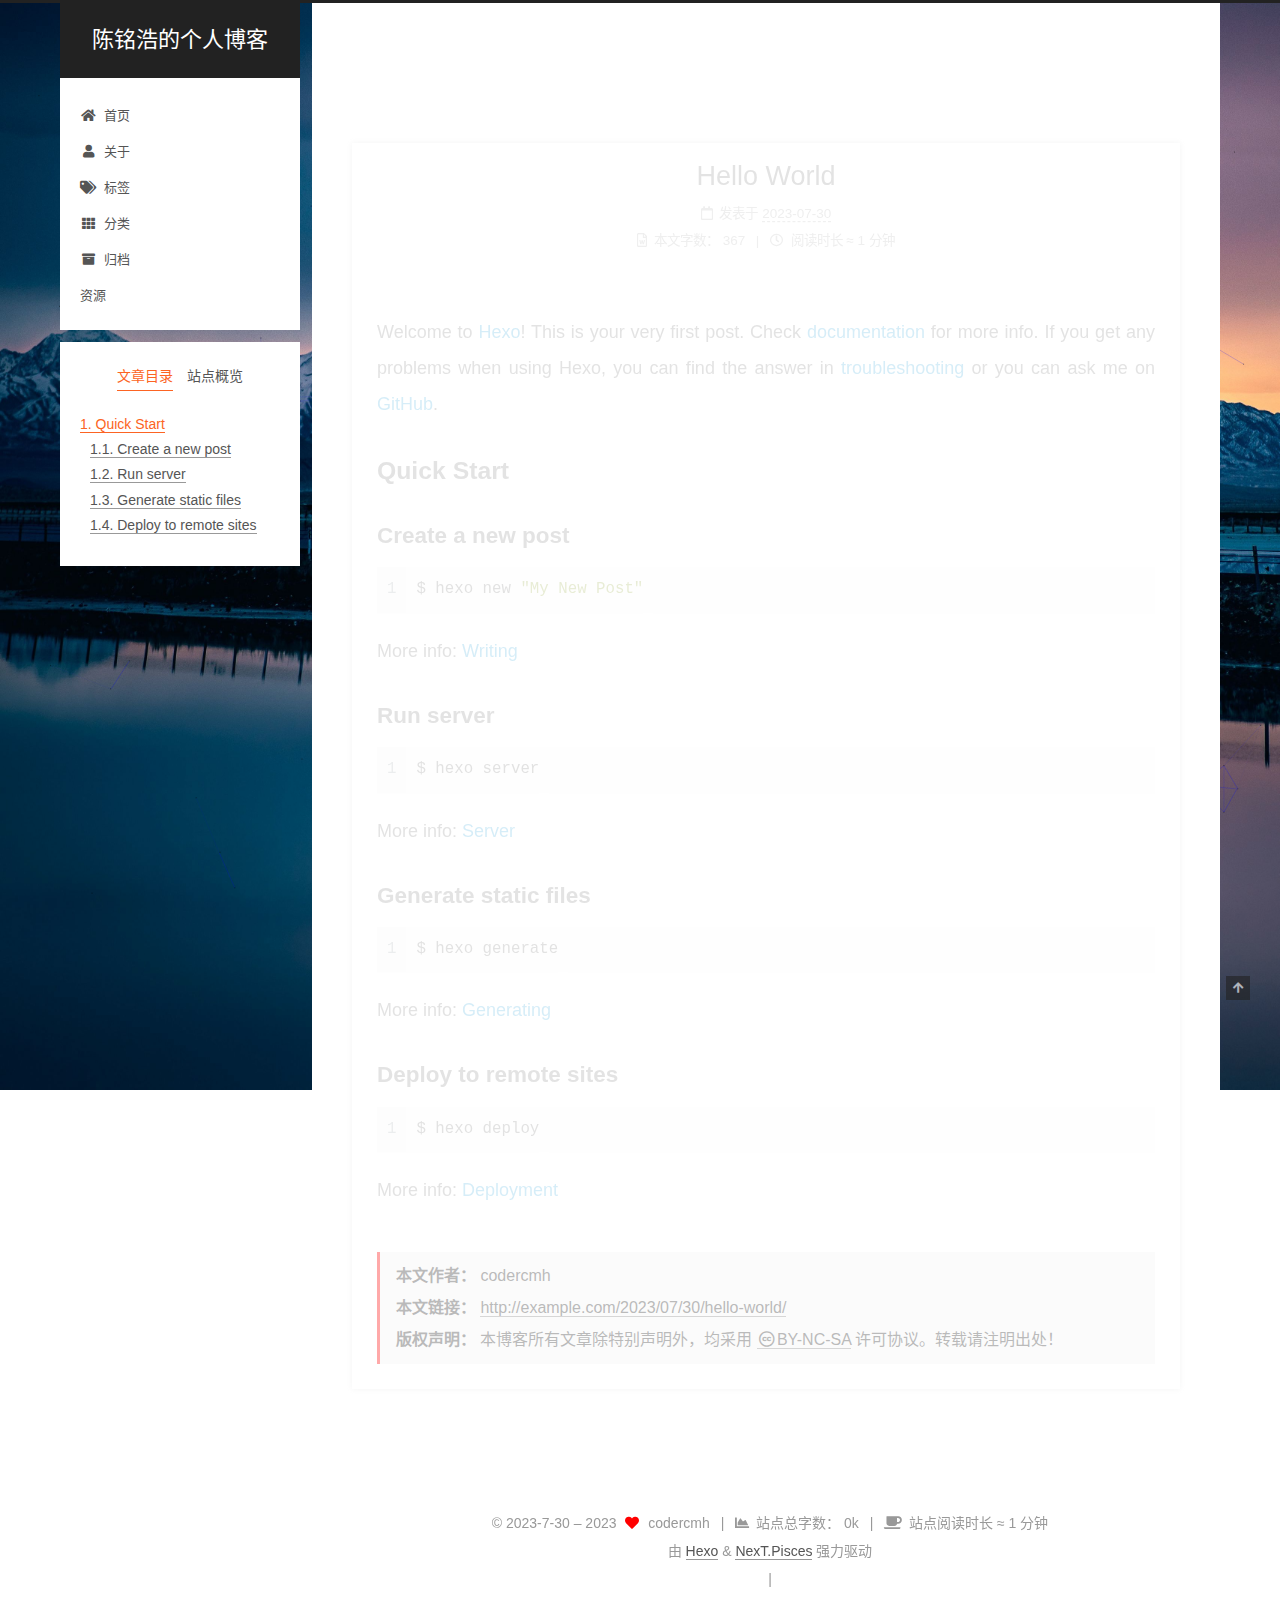
<file: 2023/07/30/hello-world/index.html>
<!DOCTYPE html>
<html lang="zh-CN">
<head>
  <meta charset="UTF-8">
<meta name="viewport" content="width=device-width, initial-scale=1, maximum-scale=2">
<meta name="theme-color" content="#222">
<meta name="generator" content="Hexo 6.3.0">
  <link rel="apple-touch-icon" sizes="180x180" href="/images/apple-touch-icon-next.png">
  <link rel="icon" type="image/png" sizes="32x32" href="/images/Computer(32x32).png">
  <link rel="icon" type="image/png" sizes="16x16" href="/images/Computer(16x16).png">
  <link rel="mask-icon" href="/images/logo.svg" color="#222">

<link rel="stylesheet" href="/css/main.css">


<link rel="stylesheet" href="/lib/font-awesome/css/all.min.css">

<script id="hexo-configurations">
    var NexT = window.NexT || {};
    var CONFIG = {"hostname":"example.com","root":"/","scheme":"Pisces","version":"7.8.0","exturl":false,"sidebar":{"position":"left","display":"post","padding":18,"offset":12,"onmobile":false},"copycode":{"enable":false,"show_result":false,"style":null},"back2top":{"enable":true,"sidebar":false,"scrollpercent":false},"bookmark":{"enable":false,"color":"#222","save":"auto"},"fancybox":false,"mediumzoom":false,"lazyload":false,"pangu":false,"comments":{"style":"tabs","active":null,"storage":true,"lazyload":false,"nav":null},"algolia":{"hits":{"per_page":10},"labels":{"input_placeholder":"Search for Posts","hits_empty":"We didn't find any results for the search: ${query}","hits_stats":"${hits} results found in ${time} ms"}},"localsearch":{"enable":false,"trigger":"auto","top_n_per_article":1,"unescape":false,"preload":false},"motion":{"enable":true,"async":false,"transition":{"post_block":"fadeIn","post_header":"slideDownIn","post_body":"slideDownIn","coll_header":"slideLeftIn","sidebar":"slideUpIn"}}};
  </script>

  <meta name="description" content="Welcome to Hexo! This is your very first post. Check documentation for more info. If you get any problems when using Hexo, you can find the answer in troubleshooting or you can ask me on GitHub. Quick">
<meta property="og:type" content="article">
<meta property="og:title" content="Hello World">
<meta property="og:url" content="http://example.com/2023/07/30/hello-world/index.html">
<meta property="og:site_name" content="陈铭浩的个人博客">
<meta property="og:description" content="Welcome to Hexo! This is your very first post. Check documentation for more info. If you get any problems when using Hexo, you can find the answer in troubleshooting or you can ask me on GitHub. Quick">
<meta property="og:locale" content="zh_CN">
<meta property="article:published_time" content="2023-07-30T14:50:22.104Z">
<meta property="article:modified_time" content="2023-07-30T14:50:22.104Z">
<meta property="article:author" content="codercmh">
<meta name="twitter:card" content="summary">

<link rel="canonical" href="http://example.com/2023/07/30/hello-world/">


<script id="page-configurations">
  // https://hexo.io/docs/variables.html
  CONFIG.page = {
    sidebar: "",
    isHome : false,
    isPost : true,
    lang   : 'zh-CN'
  };
</script>

  <title>Hello World | 陈铭浩的个人博客</title>
  






  <noscript>
  <style>
  .use-motion .brand,
  .use-motion .menu-item,
  .sidebar-inner,
  .use-motion .post-block,
  .use-motion .pagination,
  .use-motion .comments,
  .use-motion .post-header,
  .use-motion .post-body,
  .use-motion .collection-header { opacity: initial; }

  .use-motion .site-title,
  .use-motion .site-subtitle {
    opacity: initial;
    top: initial;
  }

  .use-motion .logo-line-before i { left: initial; }
  .use-motion .logo-line-after i { right: initial; }
  </style>
</noscript>

</head>

<body itemscope itemtype="http://schema.org/WebPage">
  <div class="container use-motion">
    <div class="headband"></div>

    <header class="header" itemscope itemtype="http://schema.org/WPHeader">
      <div class="header-inner"><div class="site-brand-container">
  <div class="site-nav-toggle">
    <div class="toggle" aria-label="切换导航栏">
      <span class="toggle-line toggle-line-first"></span>
      <span class="toggle-line toggle-line-middle"></span>
      <span class="toggle-line toggle-line-last"></span>
    </div>
  </div>

  <div class="site-meta">

    <a href="/" class="brand" rel="start">
      <span class="logo-line-before"><i></i></span>
      <h1 class="site-title">陈铭浩的个人博客</h1>
      <span class="logo-line-after"><i></i></span>
    </a>
  </div>

  <div class="site-nav-right">
    <div class="toggle popup-trigger">
    </div>
  </div>
</div>




<nav class="site-nav">
  <ul id="menu" class="main-menu menu">
        <li class="menu-item menu-item-home">

    <a href="/" rel="section"><i class="fa fa-home fa-fw"></i>首页</a>

  </li>
        <li class="menu-item menu-item-about">

    <a href="/about/" rel="section"><i class="fa fa-user fa-fw"></i>关于</a>

  </li>
        <li class="menu-item menu-item-tags">

    <a href="/tags/" rel="section"><i class="fa fa-tags fa-fw"></i>标签</a>

  </li>
        <li class="menu-item menu-item-categories">

    <a href="/categories/" rel="section"><i class="fa fa-th fa-fw"></i>分类</a>

  </li>
        <li class="menu-item menu-item-archives">

    <a href="/archives/" rel="section"><i class="fa fa-archive fa-fw"></i>归档</a>

  </li>
        <li class="menu-item menu-item-resources">

    <a href="/resources/" rel="section"><i class="download fa-fw"></i>资源</a>

  </li>
  </ul>
</nav>




</div>
    </header>

    
  <div class="back-to-top">
    <i class="fa fa-arrow-up"></i>
    <span>0%</span>
  </div>


    <main class="main">
      <div class="main-inner">
        <div class="content-wrap">
          

          <div class="content post posts-expand">
            

    
  
  
  <article itemscope itemtype="http://schema.org/Article" class="post-block" lang="zh-CN">
    <link itemprop="mainEntityOfPage" href="http://example.com/2023/07/30/hello-world/">

    <span hidden itemprop="author" itemscope itemtype="http://schema.org/Person">
      <meta itemprop="image" content="/images/avatar.jpg">
      <meta itemprop="name" content="codercmh">
      <meta itemprop="description" content="南大计金在读">
    </span>

    <span hidden itemprop="publisher" itemscope itemtype="http://schema.org/Organization">
      <meta itemprop="name" content="陈铭浩的个人博客">
    </span>
      <header class="post-header">
        <h1 class="post-title" itemprop="name headline">
          Hello World
        </h1>

        <div class="post-meta">
            <span class="post-meta-item">
              <span class="post-meta-item-icon">
                <i class="far fa-calendar"></i>
              </span>
              <span class="post-meta-item-text">发表于</span>

              <time title="创建时间：2023-07-30 22:50:22" itemprop="dateCreated datePublished" datetime="2023-07-30T22:50:22+08:00">2023-07-30</time>
            </span>

          
            <span class="post-meta-item" title="阅读次数" id="busuanzi_container_page_pv" style="display: none;">
              <span class="post-meta-item-icon">
                <i class="fa fa-eye"></i>
              </span>
              <span class="post-meta-item-text">阅读次数：</span>
              <span id="busuanzi_value_page_pv"></span>
            </span><br>
            <span class="post-meta-item" title="本文字数">
              <span class="post-meta-item-icon">
                <i class="far fa-file-word"></i>
              </span>
                <span class="post-meta-item-text">本文字数：</span>
              <span>367</span>
            </span>
            <span class="post-meta-item" title="阅读时长">
              <span class="post-meta-item-icon">
                <i class="far fa-clock"></i>
              </span>
                <span class="post-meta-item-text">阅读时长 &asymp;</span>
              <span>1 分钟</span>
            </span>

        </div>
      </header>

    
    
    
    <div class="post-body" itemprop="articleBody">

      
        <p>Welcome to <a target="_blank" rel="noopener" href="https://hexo.io/">Hexo</a>! This is your very first post. Check <a target="_blank" rel="noopener" href="https://hexo.io/docs/">documentation</a> for more info. If you get any problems when using Hexo, you can find the answer in <a target="_blank" rel="noopener" href="https://hexo.io/docs/troubleshooting.html">troubleshooting</a> or you can ask me on <a target="_blank" rel="noopener" href="https://github.com/hexojs/hexo/issues">GitHub</a>.</p>
<h2 id="Quick-Start"><a href="#Quick-Start" class="headerlink" title="Quick Start"></a>Quick Start</h2><h3 id="Create-a-new-post"><a href="#Create-a-new-post" class="headerlink" title="Create a new post"></a>Create a new post</h3><figure class="highlight bash"><table><tr><td class="gutter"><pre><span class="line">1</span><br></pre></td><td class="code"><pre><span class="line">$ hexo new <span class="string">&quot;My New Post&quot;</span></span><br></pre></td></tr></table></figure>

<p>More info: <a target="_blank" rel="noopener" href="https://hexo.io/docs/writing.html">Writing</a></p>
<h3 id="Run-server"><a href="#Run-server" class="headerlink" title="Run server"></a>Run server</h3><figure class="highlight bash"><table><tr><td class="gutter"><pre><span class="line">1</span><br></pre></td><td class="code"><pre><span class="line">$ hexo server</span><br></pre></td></tr></table></figure>

<p>More info: <a target="_blank" rel="noopener" href="https://hexo.io/docs/server.html">Server</a></p>
<h3 id="Generate-static-files"><a href="#Generate-static-files" class="headerlink" title="Generate static files"></a>Generate static files</h3><figure class="highlight bash"><table><tr><td class="gutter"><pre><span class="line">1</span><br></pre></td><td class="code"><pre><span class="line">$ hexo generate</span><br></pre></td></tr></table></figure>

<p>More info: <a target="_blank" rel="noopener" href="https://hexo.io/docs/generating.html">Generating</a></p>
<h3 id="Deploy-to-remote-sites"><a href="#Deploy-to-remote-sites" class="headerlink" title="Deploy to remote sites"></a>Deploy to remote sites</h3><figure class="highlight bash"><table><tr><td class="gutter"><pre><span class="line">1</span><br></pre></td><td class="code"><pre><span class="line">$ hexo deploy</span><br></pre></td></tr></table></figure>

<p>More info: <a target="_blank" rel="noopener" href="https://hexo.io/docs/one-command-deployment.html">Deployment</a></p>

    </div>

    
    
    
        

<div>
<ul class="post-copyright">
  <li class="post-copyright-author">
    <strong>本文作者： </strong>codercmh
  </li>
  <li class="post-copyright-link">
    <strong>本文链接：</strong>
    <a href="http://example.com/2023/07/30/hello-world/" title="Hello World">http://example.com/2023/07/30/hello-world/</a>
  </li>
  <li class="post-copyright-license">
    <strong>版权声明： </strong>本博客所有文章除特别声明外，均采用 <a href="https://creativecommons.org/licenses/by-nc-sa/4.0/" rel="noopener" target="_blank"><i class="fab fa-fw fa-creative-commons"></i>BY-NC-SA</a> 许可协议。转载请注明出处！
  </li>
</ul>
</div>


      <footer class="post-footer">

        


        
      </footer>
    
  </article>
  
  
  



          </div>
          

<script>
  window.addEventListener('tabs:register', () => {
    let { activeClass } = CONFIG.comments;
    if (CONFIG.comments.storage) {
      activeClass = localStorage.getItem('comments_active') || activeClass;
    }
    if (activeClass) {
      let activeTab = document.querySelector(`a[href="#comment-${activeClass}"]`);
      if (activeTab) {
        activeTab.click();
      }
    }
  });
  if (CONFIG.comments.storage) {
    window.addEventListener('tabs:click', event => {
      if (!event.target.matches('.tabs-comment .tab-content .tab-pane')) return;
      let commentClass = event.target.classList[1];
      localStorage.setItem('comments_active', commentClass);
    });
  }
</script>

        </div>
          
  
  <div class="toggle sidebar-toggle">
    <span class="toggle-line toggle-line-first"></span>
    <span class="toggle-line toggle-line-middle"></span>
    <span class="toggle-line toggle-line-last"></span>
  </div>

  <aside class="sidebar">
    <div class="sidebar-inner">

      <ul class="sidebar-nav motion-element">
        <li class="sidebar-nav-toc">
          文章目录
        </li>
        <li class="sidebar-nav-overview">
          站点概览
        </li>
      </ul>

      <!--noindex-->
      <div class="post-toc-wrap sidebar-panel">
          <div class="post-toc motion-element"><ol class="nav"><li class="nav-item nav-level-2"><a class="nav-link" href="#Quick-Start"><span class="nav-number">1.</span> <span class="nav-text">Quick Start</span></a><ol class="nav-child"><li class="nav-item nav-level-3"><a class="nav-link" href="#Create-a-new-post"><span class="nav-number">1.1.</span> <span class="nav-text">Create a new post</span></a></li><li class="nav-item nav-level-3"><a class="nav-link" href="#Run-server"><span class="nav-number">1.2.</span> <span class="nav-text">Run server</span></a></li><li class="nav-item nav-level-3"><a class="nav-link" href="#Generate-static-files"><span class="nav-number">1.3.</span> <span class="nav-text">Generate static files</span></a></li><li class="nav-item nav-level-3"><a class="nav-link" href="#Deploy-to-remote-sites"><span class="nav-number">1.4.</span> <span class="nav-text">Deploy to remote sites</span></a></li></ol></li></ol></div>
      </div>
      <!--/noindex-->

      <div class="site-overview-wrap sidebar-panel">
        <div class="site-author motion-element" itemprop="author" itemscope itemtype="http://schema.org/Person">
    <img class="site-author-image" itemprop="image" alt="codercmh"
      src="/images/avatar.jpg">
  <p class="site-author-name" itemprop="name">codercmh</p>
  <div class="site-description" itemprop="description">南大计金在读</div>
</div>
<div class="site-state-wrap motion-element">
  <nav class="site-state">
      <div class="site-state-item site-state-posts">
          <a href="/archives/">
        
          <span class="site-state-item-count">1</span>
          <span class="site-state-item-name">日志</span>
        </a>
      </div>
  </nav>
</div>
  <div class="links-of-author motion-element">
      <span class="links-of-author-item">
        <a href="https://github.com/codercmh" title="GitHub → https:&#x2F;&#x2F;github.com&#x2F;codercmh" rel="noopener" target="_blank"><i class="fab fa-github fa-fw"></i>GitHub</a>
      </span>
      <span class="links-of-author-item">
        <a href="mailto:2420069229@qq.com" title="E-Mail → mailto:2420069229@qq.com" rel="noopener" target="_blank"><i class="fa fa-envelope fa-fw"></i>E-Mail</a>
      </span>
  </div>



      </div>

    </div>
  </aside>
  <div id="sidebar-dimmer"></div>


      </div>
    </main>

    <footer class="footer">
      <div class="footer-inner">
        

        

<div class="copyright">
  
  &copy; 2023-7-30 – 
  <span itemprop="copyrightYear">2023</span>
  <span class="with-love">
    <i class="fa fa-heart"></i>
  </span>
  <span class="author" itemprop="copyrightHolder">codercmh</span>
    <span class="post-meta-divider">|</span>
    <span class="post-meta-item-icon">
      <i class="fa fa-chart-area"></i>
    </span>
      <span class="post-meta-item-text">站点总字数：</span>
    <span title="站点总字数">0k</span>
    <span class="post-meta-divider">|</span>
    <span class="post-meta-item-icon">
      <i class="fa fa-coffee"></i>
    </span>
      <span class="post-meta-item-text">站点阅读时长 &asymp;</span>
    <span title="站点阅读时长">1 分钟</span>
</div>
  <div class="powered-by">由 <a href="https://hexo.io/" class="theme-link" rel="noopener" target="_blank">Hexo</a> & <a href="https://pisces.theme-next.org/" class="theme-link" rel="noopener" target="_blank">NexT.Pisces</a> 强力驱动
  </div>


        
<div class="busuanzi-count">
  <script async src="https://busuanzi.ibruce.info/busuanzi/2.3/busuanzi.pure.mini.js"></script>
    <span class="post-meta-item" id="busuanzi_container_site_uv" style="display: none;">
      <span class="post-meta-item-icon">
        <i class="fa fa-user"></i>
      </span>
      <span class="site-uv" title="总访客量">
        <span id="busuanzi_value_site_uv"></span>
      </span>
    </span>
    <span class="post-meta-divider">|</span>
    <span class="post-meta-item" id="busuanzi_container_site_pv" style="display: none;">
      <span class="post-meta-item-icon">
        <i class="fa fa-eye"></i>
      </span>
      <span class="site-pv" title="总访问量">
        <span id="busuanzi_value_site_pv"></span>
      </span>
    </span>
</div>








      </div>
    </footer>
  </div>

  
  
  <script color='0,0,255' opacity='0.5' zIndex='-1' count='99' src="/lib/canvas-nest/canvas-nest.min.js"></script>
  <script src="/lib/anime.min.js"></script>
  <script src="/lib/velocity/velocity.min.js"></script>
  <script src="/lib/velocity/velocity.ui.min.js"></script>

<script src="/js/utils.js"></script>

<script src="/js/motion.js"></script>


<script src="/js/schemes/pisces.js"></script>


<script src="/js/next-boot.js"></script>




  















  

  

</body>
</html>
</file>
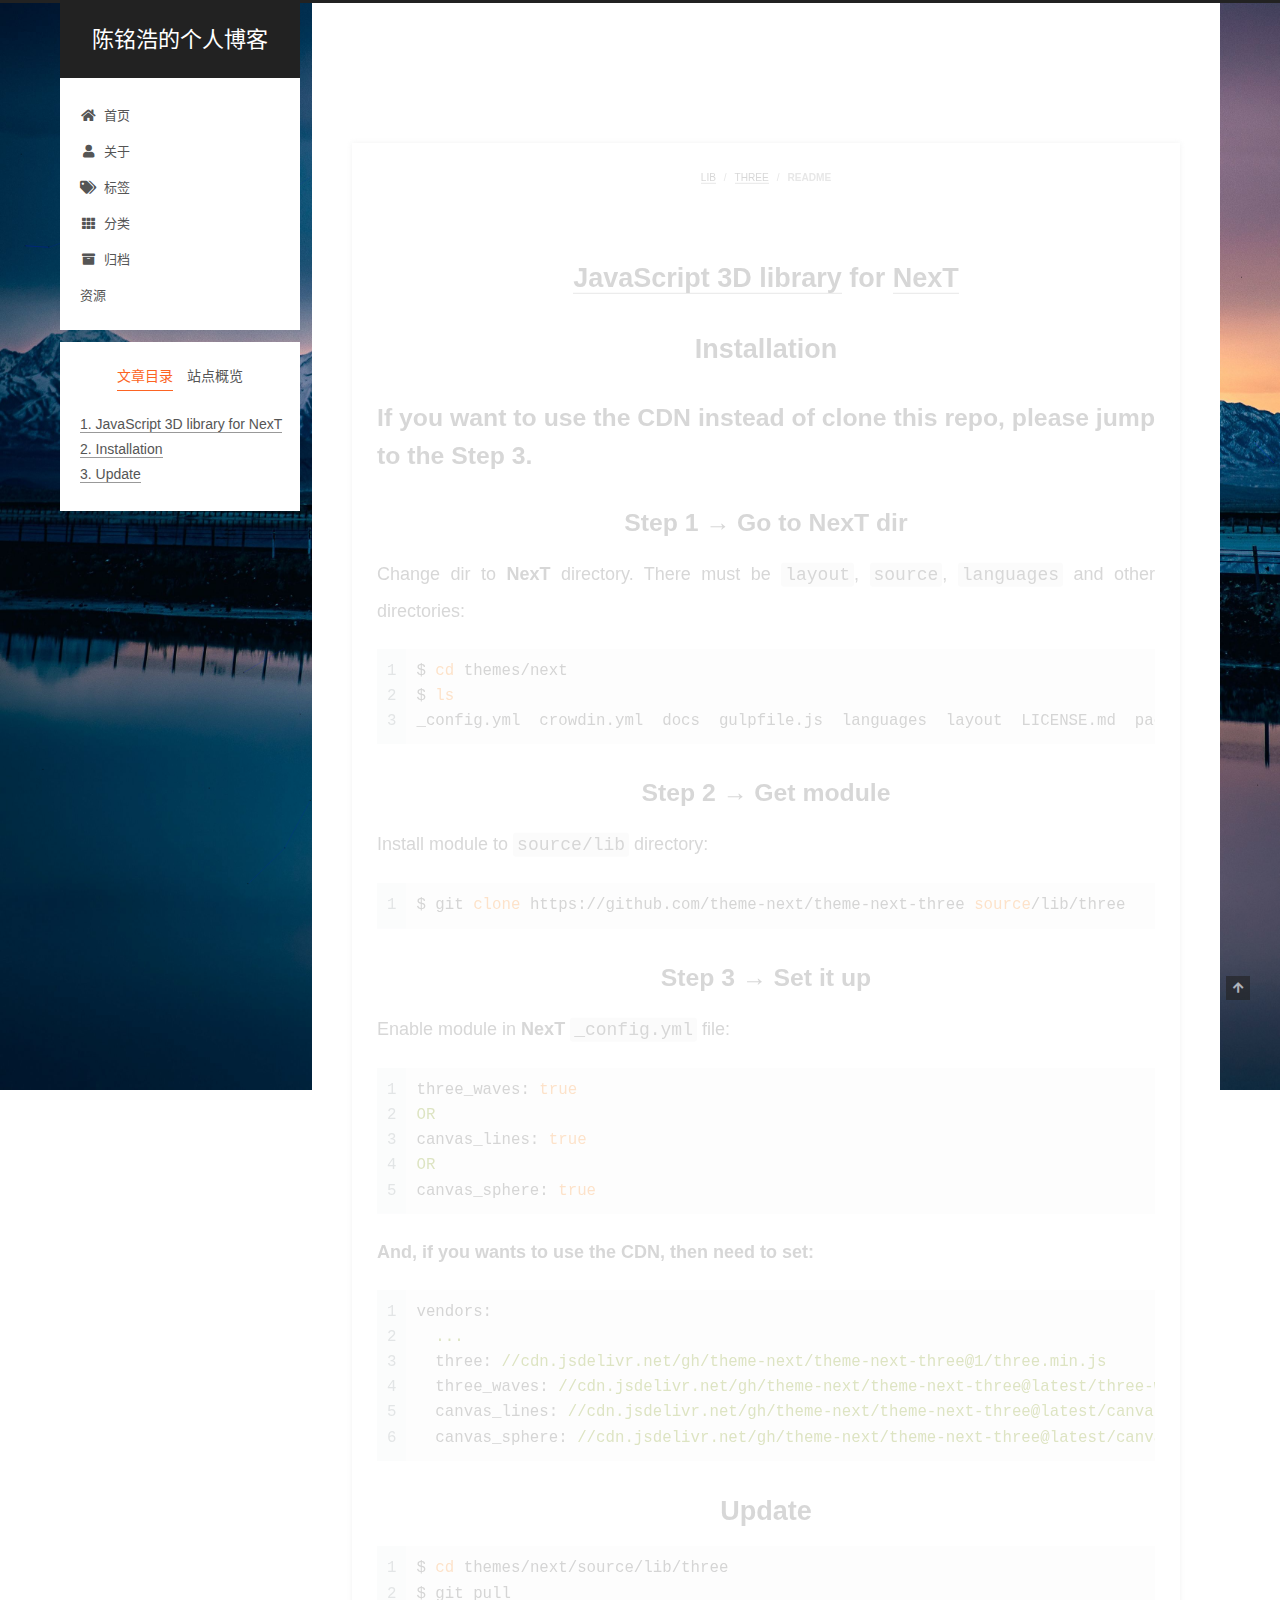
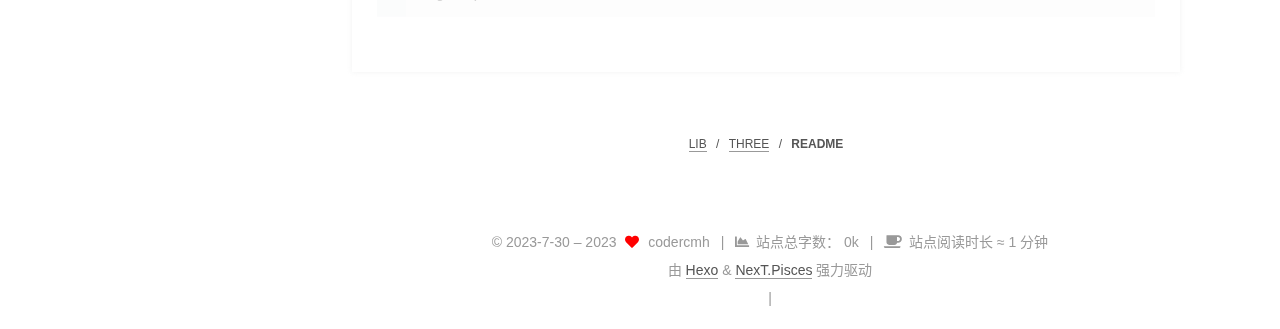
<file: lib/three/README.html>
<!DOCTYPE html>
<html lang="zh-CN">
<head>
  <meta charset="UTF-8">
<meta name="viewport" content="width=device-width, initial-scale=1, maximum-scale=2">
<meta name="theme-color" content="#222">
<meta name="generator" content="Hexo 6.3.0">
  <link rel="apple-touch-icon" sizes="180x180" href="/images/apple-touch-icon-next.png">
  <link rel="icon" type="image/png" sizes="32x32" href="/images/Computer(32x32).png">
  <link rel="icon" type="image/png" sizes="16x16" href="/images/Computer(16x16).png">
  <link rel="mask-icon" href="/images/logo.svg" color="#222">

<link rel="stylesheet" href="/css/main.css">


<link rel="stylesheet" href="/lib/font-awesome/css/all.min.css">

<script id="hexo-configurations">
    var NexT = window.NexT || {};
    var CONFIG = {"hostname":"example.com","root":"/","scheme":"Pisces","version":"7.8.0","exturl":false,"sidebar":{"position":"left","display":"post","padding":18,"offset":12,"onmobile":false},"copycode":{"enable":false,"show_result":false,"style":null},"back2top":{"enable":true,"sidebar":false,"scrollpercent":false},"bookmark":{"enable":false,"color":"#222","save":"auto"},"fancybox":false,"mediumzoom":false,"lazyload":false,"pangu":false,"comments":{"style":"tabs","active":null,"storage":true,"lazyload":false,"nav":null},"algolia":{"hits":{"per_page":10},"labels":{"input_placeholder":"Search for Posts","hits_empty":"We didn't find any results for the search: ${query}","hits_stats":"${hits} results found in ${time} ms"}},"localsearch":{"enable":false,"trigger":"auto","top_n_per_article":1,"unescape":false,"preload":false},"motion":{"enable":true,"async":false,"transition":{"post_block":"fadeIn","post_header":"slideDownIn","post_body":"slideDownIn","coll_header":"slideLeftIn","sidebar":"slideUpIn"}}};
  </script>

  <meta name="description" content="JavaScript 3D library for NexT  Installation  If you want to use the CDN instead of clone this repo, please jump to the Step 3.  Step 1 &amp;rarr; Go to NexT dir  Change dir to NexT directory. There must">
<meta property="og:type" content="website">
<meta property="og:title" content="陈铭浩的个人博客">
<meta property="og:url" content="http://example.com/lib/three/README.html">
<meta property="og:site_name" content="陈铭浩的个人博客">
<meta property="og:description" content="JavaScript 3D library for NexT  Installation  If you want to use the CDN instead of clone this repo, please jump to the Step 3.  Step 1 &amp;rarr; Go to NexT dir  Change dir to NexT directory. There must">
<meta property="og:locale" content="zh_CN">
<meta property="article:published_time" content="2023-07-31T09:04:45.989Z">
<meta property="article:modified_time" content="2023-07-31T09:04:45.989Z">
<meta property="article:author" content="codercmh">
<meta name="twitter:card" content="summary">

<link rel="canonical" href="http://example.com/lib/three/README">


<script id="page-configurations">
  // https://hexo.io/docs/variables.html
  CONFIG.page = {
    sidebar: "",
    isHome : false,
    isPost : false,
    lang   : 'zh-CN'
  };
</script>

  <title> | 陈铭浩的个人博客
</title>
  






  <noscript>
  <style>
  .use-motion .brand,
  .use-motion .menu-item,
  .sidebar-inner,
  .use-motion .post-block,
  .use-motion .pagination,
  .use-motion .comments,
  .use-motion .post-header,
  .use-motion .post-body,
  .use-motion .collection-header { opacity: initial; }

  .use-motion .site-title,
  .use-motion .site-subtitle {
    opacity: initial;
    top: initial;
  }

  .use-motion .logo-line-before i { left: initial; }
  .use-motion .logo-line-after i { right: initial; }
  </style>
</noscript>

</head>

<body itemscope itemtype="http://schema.org/WebPage">
  <div class="container use-motion">
    <div class="headband"></div>

    <header class="header" itemscope itemtype="http://schema.org/WPHeader">
      <div class="header-inner"><div class="site-brand-container">
  <div class="site-nav-toggle">
    <div class="toggle" aria-label="切换导航栏">
      <span class="toggle-line toggle-line-first"></span>
      <span class="toggle-line toggle-line-middle"></span>
      <span class="toggle-line toggle-line-last"></span>
    </div>
  </div>

  <div class="site-meta">

    <a href="/" class="brand" rel="start">
      <span class="logo-line-before"><i></i></span>
      <h1 class="site-title">陈铭浩的个人博客</h1>
      <span class="logo-line-after"><i></i></span>
    </a>
  </div>

  <div class="site-nav-right">
    <div class="toggle popup-trigger">
    </div>
  </div>
</div>




<nav class="site-nav">
  <ul id="menu" class="main-menu menu">
        <li class="menu-item menu-item-home">

    <a href="/" rel="section"><i class="fa fa-home fa-fw"></i>首页</a>

  </li>
        <li class="menu-item menu-item-about">

    <a href="/about/" rel="section"><i class="fa fa-user fa-fw"></i>关于</a>

  </li>
        <li class="menu-item menu-item-tags">

    <a href="/tags/" rel="section"><i class="fa fa-tags fa-fw"></i>标签</a>

  </li>
        <li class="menu-item menu-item-categories">

    <a href="/categories/" rel="section"><i class="fa fa-th fa-fw"></i>分类</a>

  </li>
        <li class="menu-item menu-item-archives">

    <a href="/archives/" rel="section"><i class="fa fa-archive fa-fw"></i>归档</a>

  </li>
        <li class="menu-item menu-item-resources">

    <a href="/resources/" rel="section"><i class="download fa-fw"></i>资源</a>

  </li>
  </ul>
</nav>




</div>
    </header>

    
  <div class="back-to-top">
    <i class="fa fa-arrow-up"></i>
    <span>0%</span>
  </div>


    <main class="main">
      <div class="main-inner">
        <div class="content-wrap">
          
  
  

          <div class="content page posts-expand">
            

    
    
    
    <div class="post-block" lang="zh-CN">
      <header class="post-header">

<h1 class="post-title" itemprop="name headline">
</h1>

<div class="post-meta">
  
  <ul class="breadcrumb">
          
            <li><a href="/lib/">LIB</a></li>
            <li><a href="/lib/three/">THREE</a></li>
            <li>README</li>
          
  </ul>

</div>

</header>

      
      
      
      <div class="post-body">
          <h1 align="center"><a target="_blank" rel="noopener" href="https://github.com/mrdoob/three.js">JavaScript 3D library</a> for <a target="_blank" rel="noopener" href="https://github.com/theme-next">NexT</a></h1>

<h1 align="center">Installation</h1>

<h2>If you want to use the CDN instead of clone this repo, please jump to the Step 3.</h2>

<h2 align="center">Step 1 &rarr; Go to NexT dir</h2>

<p>Change dir to <strong>NexT</strong> directory. There must be <code>layout</code>, <code>source</code>, <code>languages</code> and other directories:</p>
<figure class="highlight sh"><table><tr><td class="gutter"><pre><span class="line">1</span><br><span class="line">2</span><br><span class="line">3</span><br></pre></td><td class="code"><pre><span class="line">$ <span class="built_in">cd</span> themes/next</span><br><span class="line">$ <span class="built_in">ls</span></span><br><span class="line">_config.yml  crowdin.yml  docs  gulpfile.js  languages  layout  LICENSE.md  package.json  README.md  scripts  <span class="built_in">source</span></span><br></pre></td></tr></table></figure>

<h2 align="center">Step 2 &rarr; Get module</h2>

<p>Install module to <code>source/lib</code> directory:</p>
<figure class="highlight sh"><table><tr><td class="gutter"><pre><span class="line">1</span><br></pre></td><td class="code"><pre><span class="line">$ git <span class="built_in">clone</span> https://github.com/theme-next/theme-next-three <span class="built_in">source</span>/lib/three</span><br></pre></td></tr></table></figure>

<h2 align="center">Step 3 &rarr; Set it up</h2>

<p>Enable module in <strong>NexT</strong> <code>_config.yml</code> file:</p>
<figure class="highlight yml"><table><tr><td class="gutter"><pre><span class="line">1</span><br><span class="line">2</span><br><span class="line">3</span><br><span class="line">4</span><br><span class="line">5</span><br></pre></td><td class="code"><pre><span class="line"><span class="attr">three_waves:</span> <span class="literal">true</span></span><br><span class="line"><span class="string">OR</span></span><br><span class="line"><span class="attr">canvas_lines:</span> <span class="literal">true</span></span><br><span class="line"><span class="string">OR</span></span><br><span class="line"><span class="attr">canvas_sphere:</span> <span class="literal">true</span></span><br></pre></td></tr></table></figure>

<p><strong>And, if you wants to use the CDN, then need to set:</strong></p>
<figure class="highlight yml"><table><tr><td class="gutter"><pre><span class="line">1</span><br><span class="line">2</span><br><span class="line">3</span><br><span class="line">4</span><br><span class="line">5</span><br><span class="line">6</span><br></pre></td><td class="code"><pre><span class="line"><span class="attr">vendors:</span></span><br><span class="line">  <span class="string">...</span></span><br><span class="line">  <span class="attr">three:</span> <span class="string">//cdn.jsdelivr.net/gh/theme-next/theme-next-three@1/three.min.js</span></span><br><span class="line">  <span class="attr">three_waves:</span> <span class="string">//cdn.jsdelivr.net/gh/theme-next/theme-next-three@latest/three-waves.min.js</span></span><br><span class="line">  <span class="attr">canvas_lines:</span> <span class="string">//cdn.jsdelivr.net/gh/theme-next/theme-next-three@latest/canvas_lines.min.js</span></span><br><span class="line">  <span class="attr">canvas_sphere:</span> <span class="string">//cdn.jsdelivr.net/gh/theme-next/theme-next-three@latest/canvas_sphere.min.js</span></span><br></pre></td></tr></table></figure>

<h1 align="center">Update</h1>

<figure class="highlight sh"><table><tr><td class="gutter"><pre><span class="line">1</span><br><span class="line">2</span><br></pre></td><td class="code"><pre><span class="line">$ <span class="built_in">cd</span> themes/next/source/lib/three</span><br><span class="line">$ git pull</span><br></pre></td></tr></table></figure>

      </div>
      
      
      
    </div>
    
  <ul class="breadcrumb">
          
            <li><a href="/lib/">LIB</a></li>
            <li><a href="/lib/three/">THREE</a></li>
            <li>README</li>
          
  </ul>

    
    
    


          </div>
          

<script>
  window.addEventListener('tabs:register', () => {
    let { activeClass } = CONFIG.comments;
    if (CONFIG.comments.storage) {
      activeClass = localStorage.getItem('comments_active') || activeClass;
    }
    if (activeClass) {
      let activeTab = document.querySelector(`a[href="#comment-${activeClass}"]`);
      if (activeTab) {
        activeTab.click();
      }
    }
  });
  if (CONFIG.comments.storage) {
    window.addEventListener('tabs:click', event => {
      if (!event.target.matches('.tabs-comment .tab-content .tab-pane')) return;
      let commentClass = event.target.classList[1];
      localStorage.setItem('comments_active', commentClass);
    });
  }
</script>

        </div>
          
  
  <div class="toggle sidebar-toggle">
    <span class="toggle-line toggle-line-first"></span>
    <span class="toggle-line toggle-line-middle"></span>
    <span class="toggle-line toggle-line-last"></span>
  </div>

  <aside class="sidebar">
    <div class="sidebar-inner">

      <ul class="sidebar-nav motion-element">
        <li class="sidebar-nav-toc">
          文章目录
        </li>
        <li class="sidebar-nav-overview">
          站点概览
        </li>
      </ul>

      <!--noindex-->
      <div class="post-toc-wrap sidebar-panel">
          <div class="post-toc motion-element"><ol class="nav"><li class="nav-item nav-level-1"><a class="nav-link"><span class="nav-number">1.</span> <span class="nav-text">JavaScript 3D library for NexT</span></a></li><li class="nav-item nav-level-1"><a class="nav-link"><span class="nav-number">2.</span> <span class="nav-text">Installation</span></a><ol class="nav-child"><li class="nav-item nav-level-2"><a class="nav-link"><span class="nav-number">2.1.</span> <span class="nav-text">If you want to use the CDN instead of clone this repo, please jump to the Step 3.</span></a></li><li class="nav-item nav-level-2"><a class="nav-link"><span class="nav-number">2.2.</span> <span class="nav-text">Step 1 → Go to NexT dir</span></a></li><li class="nav-item nav-level-2"><a class="nav-link"><span class="nav-number">2.3.</span> <span class="nav-text">Step 2 → Get module</span></a></li><li class="nav-item nav-level-2"><a class="nav-link"><span class="nav-number">2.4.</span> <span class="nav-text">Step 3 → Set it up</span></a></li></ol></li><li class="nav-item nav-level-1"><a class="nav-link"><span class="nav-number">3.</span> <span class="nav-text">Update</span></a></li></ol></div>
      </div>
      <!--/noindex-->

      <div class="site-overview-wrap sidebar-panel">
        <div class="site-author motion-element" itemprop="author" itemscope itemtype="http://schema.org/Person">
    <img class="site-author-image" itemprop="image" alt="codercmh"
      src="/images/avatar.jpg">
  <p class="site-author-name" itemprop="name">codercmh</p>
  <div class="site-description" itemprop="description">南大计金在读</div>
</div>
<div class="site-state-wrap motion-element">
  <nav class="site-state">
      <div class="site-state-item site-state-posts">
          <a href="/archives/">
        
          <span class="site-state-item-count">1</span>
          <span class="site-state-item-name">日志</span>
        </a>
      </div>
  </nav>
</div>
  <div class="links-of-author motion-element">
      <span class="links-of-author-item">
        <a href="https://github.com/codercmh" title="GitHub → https:&#x2F;&#x2F;github.com&#x2F;codercmh" rel="noopener" target="_blank"><i class="fab fa-github fa-fw"></i>GitHub</a>
      </span>
      <span class="links-of-author-item">
        <a href="mailto:2420069229@qq.com" title="E-Mail → mailto:2420069229@qq.com" rel="noopener" target="_blank"><i class="fa fa-envelope fa-fw"></i>E-Mail</a>
      </span>
  </div>



      </div>

    </div>
  </aside>
  <div id="sidebar-dimmer"></div>


      </div>
    </main>

    <footer class="footer">
      <div class="footer-inner">
        

        

<div class="copyright">
  
  &copy; 2023-7-30 – 
  <span itemprop="copyrightYear">2023</span>
  <span class="with-love">
    <i class="fa fa-heart"></i>
  </span>
  <span class="author" itemprop="copyrightHolder">codercmh</span>
    <span class="post-meta-divider">|</span>
    <span class="post-meta-item-icon">
      <i class="fa fa-chart-area"></i>
    </span>
      <span class="post-meta-item-text">站点总字数：</span>
    <span title="站点总字数">0k</span>
    <span class="post-meta-divider">|</span>
    <span class="post-meta-item-icon">
      <i class="fa fa-coffee"></i>
    </span>
      <span class="post-meta-item-text">站点阅读时长 &asymp;</span>
    <span title="站点阅读时长">1 分钟</span>
</div>
  <div class="powered-by">由 <a href="https://hexo.io/" class="theme-link" rel="noopener" target="_blank">Hexo</a> & <a href="https://pisces.theme-next.org/" class="theme-link" rel="noopener" target="_blank">NexT.Pisces</a> 强力驱动
  </div>


        
<div class="busuanzi-count">
  <script async src="https://busuanzi.ibruce.info/busuanzi/2.3/busuanzi.pure.mini.js"></script>
    <span class="post-meta-item" id="busuanzi_container_site_uv" style="display: none;">
      <span class="post-meta-item-icon">
        <i class="fa fa-user"></i>
      </span>
      <span class="site-uv" title="总访客量">
        <span id="busuanzi_value_site_uv"></span>
      </span>
    </span>
    <span class="post-meta-divider">|</span>
    <span class="post-meta-item" id="busuanzi_container_site_pv" style="display: none;">
      <span class="post-meta-item-icon">
        <i class="fa fa-eye"></i>
      </span>
      <span class="site-pv" title="总访问量">
        <span id="busuanzi_value_site_pv"></span>
      </span>
    </span>
</div>








      </div>
    </footer>
  </div>

  
  
  <script color='0,0,255' opacity='0.5' zIndex='-1' count='99' src="/lib/canvas-nest/canvas-nest.min.js"></script>
  <script src="/lib/anime.min.js"></script>
  <script src="/lib/velocity/velocity.min.js"></script>
  <script src="/lib/velocity/velocity.ui.min.js"></script>

<script src="/js/utils.js"></script>

<script src="/js/motion.js"></script>


<script src="/js/schemes/pisces.js"></script>


<script src="/js/next-boot.js"></script>




  















  

  

</body>
</html>
</file>
<file: css/main.css>
:root {
  --body-bg-color: #f5f7f9;
  --content-bg-color: #fff;
  --card-bg-color: #f5f5f5;
  --text-color: #555;
  --blockquote-color: #666;
  --link-color: #555;
  --link-hover-color: #222;
  --brand-color: #fff;
  --brand-hover-color: #fff;
  --table-row-odd-bg-color: #f9f9f9;
  --table-row-hover-bg-color: #f5f5f5;
  --menu-item-bg-color: #f5f5f5;
  --btn-default-bg: #fff;
  --btn-default-color: #555;
  --btn-default-border-color: #555;
  --btn-default-hover-bg: #222;
  --btn-default-hover-color: #fff;
  --btn-default-hover-border-color: #222;
}
@media (prefers-color-scheme: dark) {
  :root {
    --body-bg-color: #282828;
    --content-bg-color: #333;
    --card-bg-color: #555;
    --text-color: #ccc;
    --blockquote-color: #bbb;
    --link-color: #ccc;
    --link-hover-color: #eee;
    --brand-color: #ddd;
    --brand-hover-color: #ddd;
    --table-row-odd-bg-color: #282828;
    --table-row-hover-bg-color: #363636;
    --menu-item-bg-color: #555;
    --btn-default-bg: #222;
    --btn-default-color: #ccc;
    --btn-default-border-color: #555;
    --btn-default-hover-bg: #666;
    --btn-default-hover-color: #ccc;
    --btn-default-hover-border-color: #666;
  }
  img {
    opacity: 0.75;
  }
  img:hover {
    opacity: 0.9;
  }
}
html {
  line-height: 1.15; /* 1 */
  -webkit-text-size-adjust: 100%; /* 2 */
}
body {
  margin: 0;
}
main {
  display: block;
}
h1 {
  font-size: 2em;
  margin: 0.67em 0;
}
hr {
  box-sizing: content-box; /* 1 */
  height: 0; /* 1 */
  overflow: visible; /* 2 */
}
pre {
  font-family: monospace, monospace; /* 1 */
  font-size: 1em; /* 2 */
}
a {
  background: transparent;
}
abbr[title] {
  border-bottom: none; /* 1 */
  text-decoration: underline; /* 2 */
  text-decoration: underline dotted; /* 2 */
}
b,
strong {
  font-weight: bolder;
}
code,
kbd,
samp {
  font-family: monospace, monospace; /* 1 */
  font-size: 1em; /* 2 */
}
small {
  font-size: 80%;
}
sub,
sup {
  font-size: 75%;
  line-height: 0;
  position: relative;
  vertical-align: baseline;
}
sub {
  bottom: -0.25em;
}
sup {
  top: -0.5em;
}
img {
  border-style: none;
}
button,
input,
optgroup,
select,
textarea {
  font-family: inherit; /* 1 */
  font-size: 100%; /* 1 */
  line-height: 1.15; /* 1 */
  margin: 0; /* 2 */
}
button,
input {
/* 1 */
  overflow: visible;
}
button,
select {
/* 1 */
  text-transform: none;
}
button,
[type='button'],
[type='reset'],
[type='submit'] {
  -webkit-appearance: button;
}
button::-moz-focus-inner,
[type='button']::-moz-focus-inner,
[type='reset']::-moz-focus-inner,
[type='submit']::-moz-focus-inner {
  border-style: none;
  padding: 0;
}
button:-moz-focusring,
[type='button']:-moz-focusring,
[type='reset']:-moz-focusring,
[type='submit']:-moz-focusring {
  outline: 1px dotted ButtonText;
}
fieldset {
  padding: 0.35em 0.75em 0.625em;
}
legend {
  box-sizing: border-box; /* 1 */
  color: inherit; /* 2 */
  display: table; /* 1 */
  max-width: 100%; /* 1 */
  padding: 0; /* 3 */
  white-space: normal; /* 1 */
}
progress {
  vertical-align: baseline;
}
textarea {
  overflow: auto;
}
[type='checkbox'],
[type='radio'] {
  box-sizing: border-box; /* 1 */
  padding: 0; /* 2 */
}
[type='number']::-webkit-inner-spin-button,
[type='number']::-webkit-outer-spin-button {
  height: auto;
}
[type='search'] {
  outline-offset: -2px; /* 2 */
  -webkit-appearance: textfield; /* 1 */
}
[type='search']::-webkit-search-decoration {
  -webkit-appearance: none;
}
::-webkit-file-upload-button {
  font: inherit; /* 2 */
  -webkit-appearance: button; /* 1 */
}
details {
  display: block;
}
summary {
  display: list-item;
}
template {
  display: none;
}
[hidden] {
  display: none;
}
::selection {
  background: #262a30;
  color: #eee;
}
html,
body {
  height: 100%;
}
body {
  background: var(--body-bg-color);
  color: var(--text-color);
  font-family: 'Lato', "PingFang SC", "Microsoft YaHei", sans-serif;
  font-size: 1em;
  line-height: 2;
}
@media (max-width: 991px) {
  body {
    padding-left: 0 !important;
    padding-right: 0 !important;
  }
}
h1,
h2,
h3,
h4,
h5,
h6 {
  font-family: 'Lato', "PingFang SC", "Microsoft YaHei", sans-serif;
  font-weight: bold;
  line-height: 1.5;
  margin: 20px 0 15px;
}
h1 {
  font-size: 1.5em;
}
h2 {
  font-size: 1.375em;
}
h3 {
  font-size: 1.25em;
}
h4 {
  font-size: 1.125em;
}
h5 {
  font-size: 1em;
}
h6 {
  font-size: 0.875em;
}
p {
  margin: 0 0 20px 0;
}
a,
span.exturl {
  border-bottom: 1px solid #999;
  color: var(--link-color);
  outline: 0;
  text-decoration: none;
  overflow-wrap: break-word;
  word-wrap: break-word;
  cursor: pointer;
}
a:hover,
span.exturl:hover {
  border-bottom-color: var(--link-hover-color);
  color: var(--link-hover-color);
}
iframe,
img,
video {
  display: block;
  margin-left: auto;
  margin-right: auto;
  max-width: 100%;
}
hr {
  background-image: repeating-linear-gradient(-45deg, #ddd, #ddd 4px, transparent 4px, transparent 8px);
  border: 0;
  height: 3px;
  margin: 40px 0;
}
blockquote {
  border-left: 4px solid #ddd;
  color: var(--blockquote-color);
  margin: 0;
  padding: 0 15px;
}
blockquote cite::before {
  content: '-';
  padding: 0 5px;
}
dt {
  font-weight: bold;
}
dd {
  margin: 0;
  padding: 0;
}
kbd {
  background-color: #f5f5f5;
  background-image: linear-gradient(#eee, #fff, #eee);
  border: 1px solid #ccc;
  border-radius: 0.2em;
  box-shadow: 0.1em 0.1em 0.2em rgba(0,0,0,0.1);
  color: #555;
  font-family: inherit;
  padding: 0.1em 0.3em;
  white-space: nowrap;
}
.table-container {
  overflow: auto;
}
table {
  border-collapse: collapse;
  border-spacing: 0;
  font-size: 0.875em;
  margin: 0 0 20px 0;
  width: 100%;
}
tbody tr:nth-of-type(odd) {
  background: var(--table-row-odd-bg-color);
}
tbody tr:hover {
  background: var(--table-row-hover-bg-color);
}
caption,
th,
td {
  font-weight: normal;
  padding: 8px;
  vertical-align: middle;
}
th,
td {
  border: 1px solid #ddd;
  border-bottom: 3px solid #ddd;
}
th {
  font-weight: 700;
  padding-bottom: 10px;
}
td {
  border-bottom-width: 1px;
}
.btn {
  background: var(--btn-default-bg);
  border: 2px solid var(--btn-default-border-color);
  border-radius: 2px;
  color: var(--btn-default-color);
  display: inline-block;
  font-size: 0.875em;
  line-height: 2;
  padding: 0 20px;
  text-decoration: none;
  transition-property: background-color;
  transition-delay: 0s;
  transition-duration: 0.2s;
  transition-timing-function: ease-in-out;
}
.btn:hover {
  background: var(--btn-default-hover-bg);
  border-color: var(--btn-default-hover-border-color);
  color: var(--btn-default-hover-color);
}
.btn + .btn {
  margin: 0 0 8px 8px;
}
.btn .fa-fw {
  text-align: left;
  width: 1.285714285714286em;
}
.toggle {
  line-height: 0;
}
.toggle .toggle-line {
  background: #fff;
  display: inline-block;
  height: 2px;
  left: 0;
  position: relative;
  top: 0;
  transition: all 0.4s;
  vertical-align: top;
  width: 100%;
}
.toggle .toggle-line:not(:first-child) {
  margin-top: 3px;
}
.toggle.toggle-arrow .toggle-line-first {
  left: 50%;
  top: 2px;
  transform: rotate(45deg);
  width: 50%;
}
.toggle.toggle-arrow .toggle-line-middle {
  left: 2px;
  width: 90%;
}
.toggle.toggle-arrow .toggle-line-last {
  left: 50%;
  top: -2px;
  transform: rotate(-45deg);
  width: 50%;
}
.toggle.toggle-close .toggle-line-first {
  transform: rotate(-45deg);
  top: 5px;
}
.toggle.toggle-close .toggle-line-middle {
  opacity: 0;
}
.toggle.toggle-close .toggle-line-last {
  transform: rotate(45deg);
  top: -5px;
}
.highlight,
pre {
  background: #f7f7f7;
  color: #4d4d4c;
  line-height: 1.6;
  margin: 0 auto 20px;
}
pre,
code {
  font-family: consolas, Menlo, monospace, "PingFang SC", "Microsoft YaHei";
}
code {
  background: #eee;
  border-radius: 3px;
  color: #555;
  padding: 2px 4px;
  overflow-wrap: break-word;
  word-wrap: break-word;
}
.highlight *::selection {
  background: #d6d6d6;
}
.highlight pre {
  border: 0;
  margin: 0;
  padding: 10px 0;
}
.highlight table {
  border: 0;
  margin: 0;
  width: auto;
}
.highlight td {
  border: 0;
  padding: 0;
}
.highlight figcaption {
  background: #eff2f3;
  color: #4d4d4c;
  display: flex;
  font-size: 0.875em;
  justify-content: space-between;
  line-height: 1.2;
  padding: 0.5em;
}
.highlight figcaption a {
  color: #4d4d4c;
}
.highlight figcaption a:hover {
  border-bottom-color: #4d4d4c;
}
.highlight .gutter {
  -moz-user-select: none;
  -ms-user-select: none;
  -webkit-user-select: none;
  user-select: none;
}
.highlight .gutter pre {
  background: #eff2f3;
  color: #869194;
  padding-left: 10px;
  padding-right: 10px;
  text-align: right;
}
.highlight .code pre {
  background: #f7f7f7;
  padding-left: 10px;
  width: 100%;
}
.gist table {
  width: auto;
}
.gist table td {
  border: 0;
}
pre {
  overflow: auto;
  padding: 10px;
}
pre code {
  background: none;
  color: #4d4d4c;
  font-size: 0.875em;
  padding: 0;
  text-shadow: none;
}
pre .deletion {
  background: #fdd;
}
pre .addition {
  background: #dfd;
}
pre .meta {
  color: #eab700;
  -moz-user-select: none;
  -ms-user-select: none;
  -webkit-user-select: none;
  user-select: none;
}
pre .comment {
  color: #8e908c;
}
pre .variable,
pre .attribute,
pre .tag,
pre .name,
pre .regexp,
pre .ruby .constant,
pre .xml .tag .title,
pre .xml .pi,
pre .xml .doctype,
pre .html .doctype,
pre .css .id,
pre .css .class,
pre .css .pseudo {
  color: #c82829;
}
pre .number,
pre .preprocessor,
pre .built_in,
pre .builtin-name,
pre .literal,
pre .params,
pre .constant,
pre .command {
  color: #f5871f;
}
pre .ruby .class .title,
pre .css .rules .attribute,
pre .string,
pre .symbol,
pre .value,
pre .inheritance,
pre .header,
pre .ruby .symbol,
pre .xml .cdata,
pre .special,
pre .formula {
  color: #718c00;
}
pre .title,
pre .css .hexcolor {
  color: #3e999f;
}
pre .function,
pre .python .decorator,
pre .python .title,
pre .ruby .function .title,
pre .ruby .title .keyword,
pre .perl .sub,
pre .javascript .title,
pre .coffeescript .title {
  color: #4271ae;
}
pre .keyword,
pre .javascript .function {
  color: #8959a8;
}
.blockquote-center {
  border-left: none;
  margin: 40px 0;
  padding: 0;
  position: relative;
  text-align: center;
}
.blockquote-center .fa {
  display: block;
  opacity: 0.6;
  position: absolute;
  width: 100%;
}
.blockquote-center .fa-quote-left {
  border-top: 1px solid #ccc;
  text-align: left;
  top: -20px;
}
.blockquote-center .fa-quote-right {
  border-bottom: 1px solid #ccc;
  text-align: right;
  bottom: -20px;
}
.blockquote-center p,
.blockquote-center div {
  text-align: center;
}
.post-body .group-picture img {
  margin: 0 auto;
  padding: 0 3px;
}
.group-picture-row {
  margin-bottom: 6px;
  overflow: hidden;
}
.group-picture-column {
  float: left;
  margin-bottom: 10px;
}
.post-body .label {
  color: #555;
  display: inline;
  padding: 0 2px;
}
.post-body .label.default {
  background: #f0f0f0;
}
.post-body .label.primary {
  background: #efe6f7;
}
.post-body .label.info {
  background: #e5f2f8;
}
.post-body .label.success {
  background: #e7f4e9;
}
.post-body .label.warning {
  background: #fcf6e1;
}
.post-body .label.danger {
  background: #fae8eb;
}
.post-body .tabs {
  margin-bottom: 20px;
}
.post-body .tabs,
.tabs-comment {
  display: block;
  padding-top: 10px;
  position: relative;
}
.post-body .tabs ul.nav-tabs,
.tabs-comment ul.nav-tabs {
  display: flex;
  flex-wrap: wrap;
  margin: 0;
  margin-bottom: -1px;
  padding: 0;
}
@media (max-width: 413px) {
  .post-body .tabs ul.nav-tabs,
  .tabs-comment ul.nav-tabs {
    display: block;
    margin-bottom: 5px;
  }
}
.post-body .tabs ul.nav-tabs li.tab,
.tabs-comment ul.nav-tabs li.tab {
  border-bottom: 1px solid #ddd;
  border-left: 1px solid transparent;
  border-right: 1px solid transparent;
  border-top: 3px solid transparent;
  flex-grow: 1;
  list-style-type: none;
  border-radius: 0 0 0 0;
}
@media (max-width: 413px) {
  .post-body .tabs ul.nav-tabs li.tab,
  .tabs-comment ul.nav-tabs li.tab {
    border-bottom: 1px solid transparent;
    border-left: 3px solid transparent;
    border-right: 1px solid transparent;
    border-top: 1px solid transparent;
  }
}
@media (max-width: 413px) {
  .post-body .tabs ul.nav-tabs li.tab,
  .tabs-comment ul.nav-tabs li.tab {
    border-radius: 0;
  }
}
.post-body .tabs ul.nav-tabs li.tab a,
.tabs-comment ul.nav-tabs li.tab a {
  border-bottom: initial;
  display: block;
  line-height: 1.8;
  outline: 0;
  padding: 0.25em 0.75em;
  text-align: center;
  transition-delay: 0s;
  transition-duration: 0.2s;
  transition-timing-function: ease-out;
}
.post-body .tabs ul.nav-tabs li.tab a i,
.tabs-comment ul.nav-tabs li.tab a i {
  width: 1.285714285714286em;
}
.post-body .tabs ul.nav-tabs li.tab.active,
.tabs-comment ul.nav-tabs li.tab.active {
  border-bottom: 1px solid transparent;
  border-left: 1px solid #ddd;
  border-right: 1px solid #ddd;
  border-top: 3px solid #fc6423;
}
@media (max-width: 413px) {
  .post-body .tabs ul.nav-tabs li.tab.active,
  .tabs-comment ul.nav-tabs li.tab.active {
    border-bottom: 1px solid #ddd;
    border-left: 3px solid #fc6423;
    border-right: 1px solid #ddd;
    border-top: 1px solid #ddd;
  }
}
.post-body .tabs ul.nav-tabs li.tab.active a,
.tabs-comment ul.nav-tabs li.tab.active a {
  color: var(--link-color);
  cursor: default;
}
.post-body .tabs .tab-content .tab-pane,
.tabs-comment .tab-content .tab-pane {
  border: 1px solid #ddd;
  border-top: 0;
  padding: 20px 20px 0 20px;
  border-radius: 0;
}
.post-body .tabs .tab-content .tab-pane:not(.active),
.tabs-comment .tab-content .tab-pane:not(.active) {
  display: none;
}
.post-body .tabs .tab-content .tab-pane.active,
.tabs-comment .tab-content .tab-pane.active {
  display: block;
}
.post-body .tabs .tab-content .tab-pane.active:nth-of-type(1),
.tabs-comment .tab-content .tab-pane.active:nth-of-type(1) {
  border-radius: 0 0 0 0;
}
@media (max-width: 413px) {
  .post-body .tabs .tab-content .tab-pane.active:nth-of-type(1),
  .tabs-comment .tab-content .tab-pane.active:nth-of-type(1) {
    border-radius: 0;
  }
}
.post-body .note {
  border-radius: 3px;
  margin-bottom: 20px;
  padding: 1em;
  position: relative;
  border: 1px solid #eee;
  border-left-width: 5px;
}
.post-body .note h2,
.post-body .note h3,
.post-body .note h4,
.post-body .note h5,
.post-body .note h6 {
  margin-top: 0;
  border-bottom: initial;
  margin-bottom: 0;
  padding-top: 0;
}
.post-body .note p:first-child,
.post-body .note ul:first-child,
.post-body .note ol:first-child,
.post-body .note table:first-child,
.post-body .note pre:first-child,
.post-body .note blockquote:first-child,
.post-body .note img:first-child {
  margin-top: 0;
}
.post-body .note p:last-child,
.post-body .note ul:last-child,
.post-body .note ol:last-child,
.post-body .note table:last-child,
.post-body .note pre:last-child,
.post-body .note blockquote:last-child,
.post-body .note img:last-child {
  margin-bottom: 0;
}
.post-body .note.default {
  border-left-color: #777;
}
.post-body .note.default h2,
.post-body .note.default h3,
.post-body .note.default h4,
.post-body .note.default h5,
.post-body .note.default h6 {
  color: #777;
}
.post-body .note.primary {
  border-left-color: #6f42c1;
}
.post-body .note.primary h2,
.post-body .note.primary h3,
.post-body .note.primary h4,
.post-body .note.primary h5,
.post-body .note.primary h6 {
  color: #6f42c1;
}
.post-body .note.info {
  border-left-color: #428bca;
}
.post-body .note.info h2,
.post-body .note.info h3,
.post-body .note.info h4,
.post-body .note.info h5,
.post-body .note.info h6 {
  color: #428bca;
}
.post-body .note.success {
  border-left-color: #5cb85c;
}
.post-body .note.success h2,
.post-body .note.success h3,
.post-body .note.success h4,
.post-body .note.success h5,
.post-body .note.success h6 {
  color: #5cb85c;
}
.post-body .note.warning {
  border-left-color: #f0ad4e;
}
.post-body .note.warning h2,
.post-body .note.warning h3,
.post-body .note.warning h4,
.post-body .note.warning h5,
.post-body .note.warning h6 {
  color: #f0ad4e;
}
.post-body .note.danger {
  border-left-color: #d9534f;
}
.post-body .note.danger h2,
.post-body .note.danger h3,
.post-body .note.danger h4,
.post-body .note.danger h5,
.post-body .note.danger h6 {
  color: #d9534f;
}
.pagination .prev,
.pagination .next,
.pagination .page-number,
.pagination .space {
  display: inline-block;
  margin: 0 10px;
  padding: 0 11px;
  position: relative;
  top: -1px;
}
@media (max-width: 767px) {
  .pagination .prev,
  .pagination .next,
  .pagination .page-number,
  .pagination .space {
    margin: 0 5px;
  }
}
.pagination {
  border-top: 1px solid #eee;
  margin: 120px 0 0;
  text-align: center;
}
.pagination .prev,
.pagination .next,
.pagination .page-number {
  border-bottom: 0;
  border-top: 1px solid #eee;
  transition-property: border-color;
  transition-delay: 0s;
  transition-duration: 0.2s;
  transition-timing-function: ease-in-out;
}
.pagination .prev:hover,
.pagination .next:hover,
.pagination .page-number:hover {
  border-top-color: #222;
}
.pagination .space {
  margin: 0;
  padding: 0;
}
.pagination .prev {
  margin-left: 0;
}
.pagination .next {
  margin-right: 0;
}
.pagination .page-number.current {
  background: #ccc;
  border-top-color: #ccc;
  color: #fff;
}
@media (max-width: 767px) {
  .pagination {
    border-top: none;
  }
  .pagination .prev,
  .pagination .next,
  .pagination .page-number {
    border-bottom: 1px solid #eee;
    border-top: 0;
    margin-bottom: 10px;
    padding: 0 10px;
  }
  .pagination .prev:hover,
  .pagination .next:hover,
  .pagination .page-number:hover {
    border-bottom-color: #222;
  }
}
.comments {
  margin-top: 60px;
  overflow: hidden;
}
.comment-button-group {
  display: flex;
  flex-wrap: wrap-reverse;
  justify-content: center;
  margin: 1em 0;
}
.comment-button-group .comment-button {
  margin: 0.1em 0.2em;
}
.comment-button-group .comment-button.active {
  background: var(--btn-default-hover-bg);
  border-color: var(--btn-default-hover-border-color);
  color: var(--btn-default-hover-color);
}
.comment-position {
  display: none;
}
.comment-position.active {
  display: block;
}
.tabs-comment {
  background: var(--content-bg-color);
  margin-top: 4em;
  padding-top: 0;
}
.tabs-comment .comments {
  border: 0;
  box-shadow: none;
  margin-top: 0;
  padding-top: 0;
}
.container {
  min-height: 100%;
  position: relative;
}
.main-inner {
  margin: 0 auto;
  width: calc(100% - 20px);
}
@media (min-width: 1200px) {
  .main-inner {
    width: 1160px;
  }
}
@media (min-width: 1600px) {
  .main-inner {
    width: 73%;
  }
}
@media (max-width: 767px) {
  .content-wrap {
    padding: 0 20px;
  }
}
.header {
  background: transparent;
}
.header-inner {
  margin: 0 auto;
  width: calc(100% - 20px);
}
@media (min-width: 1200px) {
  .header-inner {
    width: 1160px;
  }
}
@media (min-width: 1600px) {
  .header-inner {
    width: 73%;
  }
}
.site-brand-container {
  display: flex;
  flex-shrink: 0;
  padding: 0 10px;
}
.headband {
  background: #222;
  height: 3px;
}
.site-meta {
  flex-grow: 1;
  text-align: center;
}
@media (max-width: 767px) {
  .site-meta {
    text-align: center;
  }
}
.brand {
  border-bottom: none;
  color: var(--brand-color);
  display: inline-block;
  line-height: 1.375em;
  padding: 0 40px;
  position: relative;
}
.brand:hover {
  color: var(--brand-hover-color);
}
.site-title {
  font-family: 'Lato', "PingFang SC", "Microsoft YaHei", sans-serif;
  font-size: 1.375em;
  font-weight: normal;
  margin: 0;
}
.site-subtitle {
  color: #ddd;
  font-size: 0.8125em;
  margin: 10px 0;
}
.use-motion .brand {
  opacity: 0;
}
.use-motion .site-title,
.use-motion .site-subtitle,
.use-motion .custom-logo-image {
  opacity: 0;
  position: relative;
  top: -10px;
}
.site-nav-toggle,
.site-nav-right {
  display: none;
}
@media (max-width: 767px) {
  .site-nav-toggle,
  .site-nav-right {
    display: flex;
    flex-direction: column;
    justify-content: center;
  }
}
.site-nav-toggle .toggle,
.site-nav-right .toggle {
  color: var(--text-color);
  padding: 10px;
  width: 22px;
}
.site-nav-toggle .toggle .toggle-line,
.site-nav-right .toggle .toggle-line {
  background: var(--text-color);
  border-radius: 1px;
}
.site-nav {
  display: block;
}
@media (max-width: 767px) {
  .site-nav {
    clear: both;
    display: none;
  }
}
.site-nav.site-nav-on {
  display: block;
}
.menu {
  margin-top: 20px;
  padding-left: 0;
  text-align: center;
}
.menu-item {
  display: inline-block;
  list-style: none;
  margin: 0 10px;
}
@media (max-width: 767px) {
  .menu-item {
    display: block;
    margin-top: 10px;
  }
  .menu-item.menu-item-search {
    display: none;
  }
}
.menu-item a,
.menu-item span.exturl {
  border-bottom: 0;
  display: block;
  font-size: 0.8125em;
  transition-property: border-color;
  transition-delay: 0s;
  transition-duration: 0.2s;
  transition-timing-function: ease-in-out;
}
@media (hover: none) {
  .menu-item a:hover,
  .menu-item span.exturl:hover {
    border-bottom-color: transparent !important;
  }
}
.menu-item .fa,
.menu-item .fab,
.menu-item .far,
.menu-item .fas {
  margin-right: 8px;
}
.menu-item .badge {
  display: inline-block;
  font-weight: bold;
  line-height: 1;
  margin-left: 0.35em;
  margin-top: 0.35em;
  text-align: center;
  white-space: nowrap;
}
@media (max-width: 767px) {
  .menu-item .badge {
    float: right;
    margin-left: 0;
  }
}
.menu-item-active a,
.menu .menu-item a:hover,
.menu .menu-item span.exturl:hover {
  background: var(--menu-item-bg-color);
}
.use-motion .menu-item {
  opacity: 0;
}
.sidebar {
  background: #222;
  bottom: 0;
  box-shadow: inset 0 2px 6px #000;
  position: fixed;
  top: 0;
}
@media (max-width: 991px) {
  .sidebar {
    display: none;
  }
}
.sidebar-inner {
  color: #999;
  padding: 18px 10px;
  text-align: center;
}
.cc-license {
  margin-top: 10px;
  text-align: center;
}
.cc-license .cc-opacity {
  border-bottom: none;
  opacity: 0.7;
}
.cc-license .cc-opacity:hover {
  opacity: 0.9;
}
.cc-license img {
  display: inline-block;
}
.site-author-image {
  border: 1px solid #eee;
  display: block;
  margin: 0 auto;
  max-width: 120px;
  padding: 2px;
  border-radius: 50%;
}
.site-author-name {
  color: var(--text-color);
  font-weight: 600;
  margin: 0;
  text-align: center;
}
.site-description {
  color: #999;
  font-size: 0.8125em;
  margin-top: 0;
  text-align: center;
}
.links-of-author {
  margin-top: 15px;
}
.links-of-author a,
.links-of-author span.exturl {
  border-bottom-color: #555;
  display: inline-block;
  font-size: 0.8125em;
  margin-bottom: 10px;
  margin-right: 10px;
  vertical-align: middle;
}
.links-of-author a::before,
.links-of-author span.exturl::before {
  background: #ba58bb;
  border-radius: 50%;
  content: ' ';
  display: inline-block;
  height: 4px;
  margin-right: 3px;
  vertical-align: middle;
  width: 4px;
}
.sidebar-button {
  margin-top: 15px;
}
.sidebar-button a {
  border: 1px solid #fc6423;
  border-radius: 4px;
  color: #fc6423;
  display: inline-block;
  padding: 0 15px;
}
.sidebar-button a .fa,
.sidebar-button a .fab,
.sidebar-button a .far,
.sidebar-button a .fas {
  margin-right: 5px;
}
.sidebar-button a:hover {
  background: #fc6423;
  border: 1px solid #fc6423;
  color: #fff;
}
.sidebar-button a:hover .fa,
.sidebar-button a:hover .fab,
.sidebar-button a:hover .far,
.sidebar-button a:hover .fas {
  color: #fff;
}
.links-of-blogroll {
  font-size: 0.8125em;
  margin-top: 10px;
}
.links-of-blogroll-title {
  font-size: 0.875em;
  font-weight: 600;
  margin-top: 0;
}
.links-of-blogroll-list {
  list-style: none;
  margin: 0;
  padding: 0;
}
#sidebar-dimmer {
  display: none;
}
@media (max-width: 767px) {
  #sidebar-dimmer {
    background: #000;
    display: block;
    height: 100%;
    left: 100%;
    opacity: 0;
    position: fixed;
    top: 0;
    width: 100%;
    z-index: 1100;
  }
  .sidebar-active + #sidebar-dimmer {
    opacity: 0.7;
    transform: translateX(-100%);
    transition: opacity 0.5s;
  }
}
.sidebar-nav {
  margin: 0;
  padding-bottom: 20px;
  padding-left: 0;
}
.sidebar-nav li {
  border-bottom: 1px solid transparent;
  color: var(--text-color);
  cursor: pointer;
  display: inline-block;
  font-size: 0.875em;
}
.sidebar-nav li.sidebar-nav-overview {
  margin-left: 10px;
}
.sidebar-nav li:hover {
  color: #fc6423;
}
.sidebar-nav .sidebar-nav-active {
  border-bottom-color: #fc6423;
  color: #fc6423;
}
.sidebar-nav .sidebar-nav-active:hover {
  color: #fc6423;
}
.sidebar-panel {
  display: none;
  overflow-x: hidden;
  overflow-y: auto;
}
.sidebar-panel-active {
  display: block;
}
.sidebar-toggle {
  background: #222;
  bottom: 45px;
  cursor: pointer;
  height: 14px;
  left: 30px;
  padding: 5px;
  position: fixed;
  width: 14px;
  z-index: 1300;
}
@media (max-width: 991px) {
  .sidebar-toggle {
    left: 20px;
    opacity: 0.8;
    display: none;
  }
}
.sidebar-toggle:hover .toggle-line {
  background: #fc6423;
}
.post-toc {
  font-size: 0.875em;
}
.post-toc ol {
  list-style: none;
  margin: 0;
  padding: 0 2px 5px 10px;
  text-align: left;
}
.post-toc ol > ol {
  padding-left: 0;
}
.post-toc ol a {
  transition-property: all;
  transition-delay: 0s;
  transition-duration: 0.2s;
  transition-timing-function: ease-in-out;
}
.post-toc .nav-item {
  line-height: 1.8;
  overflow: hidden;
  text-overflow: ellipsis;
  white-space: nowrap;
}
.post-toc .nav .nav-child {
  display: none;
}
.post-toc .nav .active > .nav-child {
  display: block;
}
.post-toc .nav .active-current > .nav-child {
  display: block;
}
.post-toc .nav .active-current > .nav-child > .nav-item {
  display: block;
}
.post-toc .nav .active > a {
  border-bottom-color: #fc6423;
  color: #fc6423;
}
.post-toc .nav .active-current > a {
  color: #fc6423;
}
.post-toc .nav .active-current > a:hover {
  color: #fc6423;
}
.site-state {
  display: flex;
  justify-content: center;
  line-height: 1.4;
  margin-top: 10px;
  overflow: hidden;
  text-align: center;
  white-space: nowrap;
}
.site-state-item {
  padding: 0 15px;
}
.site-state-item:not(:first-child) {
  border-left: 1px solid #eee;
}
.site-state-item a {
  border-bottom: none;
}
.site-state-item-count {
  display: block;
  font-size: 1em;
  font-weight: 600;
  text-align: center;
}
.site-state-item-name {
  color: #999;
  font-size: 0.8125em;
}
.footer {
  color: #999;
  font-size: 0.875em;
  padding: 20px 0;
}
.footer.footer-fixed {
  bottom: 0;
  left: 0;
  position: absolute;
  right: 0;
}
.footer-inner {
  box-sizing: border-box;
  margin: 0 auto;
  text-align: center;
  width: calc(100% - 20px);
}
@media (min-width: 1200px) {
  .footer-inner {
    width: 1160px;
  }
}
@media (min-width: 1600px) {
  .footer-inner {
    width: 73%;
  }
}
.languages {
  display: inline-block;
  font-size: 1.125em;
  position: relative;
}
.languages .lang-select-label span {
  margin: 0 0.5em;
}
.languages .lang-select {
  height: 100%;
  left: 0;
  opacity: 0;
  position: absolute;
  top: 0;
  width: 100%;
}
.with-love {
  color: #ff0000;
  display: inline-block;
  margin: 0 5px;
  animation: iconAnimate 1.33s ease-in-out infinite;
}
.powered-by,
.theme-info {
  display: inline-block;
}
@-moz-keyframes iconAnimate {
  0%, 100% {
    transform: scale(1);
  }
  10%, 30% {
    transform: scale(0.9);
  }
  20%, 40%, 60%, 80% {
    transform: scale(1.1);
  }
  50%, 70% {
    transform: scale(1.1);
  }
}
@-webkit-keyframes iconAnimate {
  0%, 100% {
    transform: scale(1);
  }
  10%, 30% {
    transform: scale(0.9);
  }
  20%, 40%, 60%, 80% {
    transform: scale(1.1);
  }
  50%, 70% {
    transform: scale(1.1);
  }
}
@-o-keyframes iconAnimate {
  0%, 100% {
    transform: scale(1);
  }
  10%, 30% {
    transform: scale(0.9);
  }
  20%, 40%, 60%, 80% {
    transform: scale(1.1);
  }
  50%, 70% {
    transform: scale(1.1);
  }
}
@keyframes iconAnimate {
  0%, 100% {
    transform: scale(1);
  }
  10%, 30% {
    transform: scale(0.9);
  }
  20%, 40%, 60%, 80% {
    transform: scale(1.1);
  }
  50%, 70% {
    transform: scale(1.1);
  }
}
.back-to-top {
  font-size: 12px;
  text-align: center;
  transition-delay: 0s;
  transition-duration: 0.2s;
  transition-timing-function: ease-in-out;
}
.back-to-top {
  background: #222;
  bottom: -100px;
  box-sizing: border-box;
  color: #fff;
  cursor: pointer;
  left: 30px;
  opacity: 0.6;
  padding: 0 6px;
  position: fixed;
  transition-property: bottom;
  z-index: 1300;
  width: 24px;
}
.back-to-top span {
  display: none;
}
.back-to-top:hover {
  color: #fc6423;
}
.back-to-top.back-to-top-on {
  bottom: 30px;
}
@media (max-width: 991px) {
  .back-to-top {
    left: 20px;
    opacity: 0.8;
  }
}
.post-body {
  font-family: 'Lato', "PingFang SC", "Microsoft YaHei", sans-serif;
  overflow-wrap: break-word;
  word-wrap: break-word;
}
@media (min-width: 1200px) {
  .post-body {
    font-size: 1.125em;
  }
}
.post-body .exturl .fa {
  font-size: 0.875em;
  margin-left: 4px;
}
.post-body .image-caption,
.post-body .figure .caption {
  color: #999;
  font-size: 0.875em;
  font-weight: bold;
  line-height: 1;
  margin: -20px auto 15px;
  text-align: center;
}
.post-sticky-flag {
  display: inline-block;
  transform: rotate(30deg);
}
.post-button {
  margin-top: 40px;
  text-align: center;
}
.use-motion .post-block,
.use-motion .pagination,
.use-motion .comments {
  opacity: 0;
}
.use-motion .post-header {
  opacity: 0;
}
.use-motion .post-body {
  opacity: 0;
}
.use-motion .collection-header {
  opacity: 0;
}
.post-body p a {
  color: #0593d3;
  border-bottom: none;
}
.post-body p a:hover {
  color: #0477ab;
  text-decoration: underline;
}
.posts-collapse {
  margin-left: 35px;
  position: relative;
}
@media (max-width: 767px) {
  .posts-collapse {
    margin-left: 0px;
    margin-right: 0px;
  }
}
.posts-collapse .collection-title {
  font-size: 1.125em;
  position: relative;
}
.posts-collapse .collection-title::before {
  background: #999;
  border: 1px solid #fff;
  border-radius: 50%;
  content: ' ';
  height: 10px;
  left: 0;
  margin-left: -6px;
  margin-top: -4px;
  position: absolute;
  top: 50%;
  width: 10px;
}
.posts-collapse .collection-year {
  font-size: 1.5em;
  font-weight: bold;
  margin: 60px 0;
  position: relative;
}
.posts-collapse .collection-year::before {
  background: #bbb;
  border-radius: 50%;
  content: ' ';
  height: 8px;
  left: 0;
  margin-left: -4px;
  margin-top: -4px;
  position: absolute;
  top: 50%;
  width: 8px;
}
.posts-collapse .collection-header {
  display: block;
  margin: 0 0 0 20px;
}
.posts-collapse .collection-header small {
  color: #bbb;
  margin-left: 5px;
}
.posts-collapse .post-header {
  border-bottom: 1px dashed #ccc;
  margin: 30px 0;
  padding-left: 15px;
  position: relative;
  transition-property: border;
  transition-delay: 0s;
  transition-duration: 0.2s;
  transition-timing-function: ease-in-out;
}
.posts-collapse .post-header::before {
  background: #bbb;
  border: 1px solid #fff;
  border-radius: 50%;
  content: ' ';
  height: 6px;
  left: 0;
  margin-left: -4px;
  position: absolute;
  top: 0.75em;
  transition-property: background;
  width: 6px;
  transition-delay: 0s;
  transition-duration: 0.2s;
  transition-timing-function: ease-in-out;
}
.posts-collapse .post-header:hover {
  border-bottom-color: #666;
}
.posts-collapse .post-header:hover::before {
  background: #222;
}
.posts-collapse .post-meta {
  display: inline;
  font-size: 0.75em;
  margin-right: 10px;
}
.posts-collapse .post-title {
  display: inline;
}
.posts-collapse .post-title a,
.posts-collapse .post-title span.exturl {
  border-bottom: none;
  color: var(--link-color);
}
.posts-collapse .post-title .fa-external-link-alt {
  font-size: 0.875em;
  margin-left: 5px;
}
.posts-collapse::before {
  background: #f5f5f5;
  content: ' ';
  height: 100%;
  left: 0;
  margin-left: -2px;
  position: absolute;
  top: 1.25em;
  width: 4px;
}
.post-eof {
  background: #ccc;
  height: 1px;
  margin: 80px auto 60px;
  text-align: center;
  width: 8%;
}
.post-block:last-of-type .post-eof {
  display: none;
}
.content {
  padding-top: 40px;
}
@media (min-width: 992px) {
  .post-body {
    text-align: justify;
  }
}
@media (max-width: 991px) {
  .post-body {
    text-align: justify;
  }
}
.post-body h1,
.post-body h2,
.post-body h3,
.post-body h4,
.post-body h5,
.post-body h6 {
  padding-top: 10px;
}
.post-body h1 .header-anchor,
.post-body h2 .header-anchor,
.post-body h3 .header-anchor,
.post-body h4 .header-anchor,
.post-body h5 .header-anchor,
.post-body h6 .header-anchor {
  border-bottom-style: none;
  color: #ccc;
  float: right;
  margin-left: 10px;
  visibility: hidden;
}
.post-body h1 .header-anchor:hover,
.post-body h2 .header-anchor:hover,
.post-body h3 .header-anchor:hover,
.post-body h4 .header-anchor:hover,
.post-body h5 .header-anchor:hover,
.post-body h6 .header-anchor:hover {
  color: inherit;
}
.post-body h1:hover .header-anchor,
.post-body h2:hover .header-anchor,
.post-body h3:hover .header-anchor,
.post-body h4:hover .header-anchor,
.post-body h5:hover .header-anchor,
.post-body h6:hover .header-anchor {
  visibility: visible;
}
.post-body iframe,
.post-body img,
.post-body video {
  margin-bottom: 20px;
}
.post-body .video-container {
  height: 0;
  margin-bottom: 20px;
  overflow: hidden;
  padding-top: 75%;
  position: relative;
  width: 100%;
}
.post-body .video-container iframe,
.post-body .video-container object,
.post-body .video-container embed {
  height: 100%;
  left: 0;
  margin: 0;
  position: absolute;
  top: 0;
  width: 100%;
}
.post-gallery {
  align-items: center;
  display: grid;
  grid-gap: 10px;
  grid-template-columns: 1fr 1fr 1fr;
  margin-bottom: 20px;
}
@media (max-width: 767px) {
  .post-gallery {
    grid-template-columns: 1fr 1fr;
  }
}
.post-gallery a {
  border: 0;
}
.post-gallery img {
  margin: 0;
}
.posts-expand .post-header {
  font-size: 1.125em;
}
.posts-expand .post-title {
  font-size: 1.5em;
  font-weight: normal;
  margin: initial;
  text-align: center;
  overflow-wrap: break-word;
  word-wrap: break-word;
}
.posts-expand .post-title-link {
  border-bottom: none;
  color: var(--link-color);
  display: inline-block;
  position: relative;
  vertical-align: top;
}
.posts-expand .post-title-link::before {
  background: var(--link-color);
  bottom: 0;
  content: '';
  height: 2px;
  left: 0;
  position: absolute;
  transform: scaleX(0);
  visibility: hidden;
  width: 100%;
  transition-delay: 0s;
  transition-duration: 0.2s;
  transition-timing-function: ease-in-out;
}
.posts-expand .post-title-link:hover::before {
  transform: scaleX(1);
  visibility: visible;
}
.posts-expand .post-title-link .fa-external-link-alt {
  font-size: 0.875em;
  margin-left: 5px;
}
.posts-expand .post-meta {
  color: #999;
  font-family: 'Lato', "PingFang SC", "Microsoft YaHei", sans-serif;
  font-size: 0.75em;
  margin: 3px 0 60px 0;
  text-align: center;
}
.posts-expand .post-meta .post-description {
  font-size: 0.875em;
  margin-top: 2px;
}
.posts-expand .post-meta time {
  border-bottom: 1px dashed #999;
  cursor: pointer;
}
.post-meta .post-meta-item + .post-meta-item::before {
  content: '|';
  margin: 0 0.5em;
}
.post-meta-divider {
  margin: 0 0.5em;
}
.post-meta-item-icon {
  margin-right: 3px;
}
@media (max-width: 991px) {
  .post-meta-item-icon {
    display: inline-block;
  }
}
@media (max-width: 991px) {
  .post-meta-item-text {
    display: none;
  }
}
.post-nav {
  border-top: 1px solid #eee;
  display: flex;
  justify-content: space-between;
  margin-top: 15px;
  padding: 10px 5px 0;
}
.post-nav-item {
  flex: 1;
}
.post-nav-item a {
  border-bottom: none;
  display: block;
  font-size: 0.875em;
  line-height: 1.6;
  position: relative;
}
.post-nav-item a:active {
  top: 2px;
}
.post-nav-item .fa {
  font-size: 0.75em;
}
.post-nav-item:first-child {
  margin-right: 15px;
}
.post-nav-item:first-child .fa {
  margin-right: 5px;
}
.post-nav-item:last-child {
  margin-left: 15px;
  text-align: right;
}
.post-nav-item:last-child .fa {
  margin-left: 5px;
}
.rtl.post-body p,
.rtl.post-body a,
.rtl.post-body h1,
.rtl.post-body h2,
.rtl.post-body h3,
.rtl.post-body h4,
.rtl.post-body h5,
.rtl.post-body h6,
.rtl.post-body li,
.rtl.post-body ul,
.rtl.post-body ol {
  direction: rtl;
  font-family: UKIJ Ekran;
}
.rtl.post-title {
  font-family: UKIJ Ekran;
}
.post-tags {
  margin-top: 40px;
  text-align: center;
}
.post-tags a {
  display: inline-block;
  font-size: 0.8125em;
}
.post-tags a:not(:last-child) {
  margin-right: 10px;
}
.post-widgets {
  border-top: 1px solid #eee;
  margin-top: 15px;
  text-align: center;
}
.wp_rating {
  height: 20px;
  line-height: 20px;
  margin-top: 10px;
  padding-top: 6px;
  text-align: center;
}
.social-like {
  display: flex;
  font-size: 0.875em;
  justify-content: center;
  text-align: center;
}
.reward-container {
  margin: 20px auto;
  padding: 10px 0;
  text-align: center;
  width: 90%;
}
.reward-container button {
  background: transparent;
  border: 1px solid #fc6423;
  border-radius: 0;
  color: #fc6423;
  cursor: pointer;
  line-height: 2;
  outline: 0;
  padding: 0 15px;
  vertical-align: text-top;
}
.reward-container button:hover {
  background: #fc6423;
  border: 1px solid transparent;
  color: #fa9366;
}
#qr {
  padding-top: 20px;
}
#qr a {
  border: 0;
}
#qr img {
  display: inline-block;
  margin: 0.8em 2em 0 2em;
  max-width: 100%;
  width: 180px;
}
#qr p {
  text-align: center;
}
.post-copyright {
  background: var(--card-bg-color);
  border-left: 3px solid #ff2a2a;
  list-style: none;
  margin: 2em 0 0;
  padding: 0.5em 1em;
}
.category-all-page .category-all-title {
  text-align: center;
}
.category-all-page .category-all {
  margin-top: 20px;
}
.category-all-page .category-list {
  list-style: none;
  margin: 0;
  padding: 0;
}
.category-all-page .category-list-item {
  margin: 5px 10px;
}
.category-all-page .category-list-count {
  color: #bbb;
}
.category-all-page .category-list-count::before {
  content: ' (';
  display: inline;
}
.category-all-page .category-list-count::after {
  content: ') ';
  display: inline;
}
.category-all-page .category-list-child {
  padding-left: 10px;
}
.event-list {
  padding: 0;
}
.event-list hr {
  background: #222;
  margin: 20px 0 45px 0;
}
.event-list hr::after {
  background: #222;
  color: #fff;
  content: 'NOW';
  display: inline-block;
  font-weight: bold;
  padding: 0 5px;
  text-align: right;
}
.event-list .event {
  background: #222;
  margin: 20px 0;
  min-height: 40px;
  padding: 15px 0 15px 10px;
}
.event-list .event .event-summary {
  color: #fff;
  margin: 0;
  padding-bottom: 3px;
}
.event-list .event .event-summary::before {
  animation: dot-flash 1s alternate infinite ease-in-out;
  color: #fff;
  content: '\f111';
  display: inline-block;
  font-size: 10px;
  margin-right: 25px;
  vertical-align: middle;
  font-family: 'Font Awesome 5 Free';
  font-weight: 900;
}
.event-list .event .event-relative-time {
  color: #bbb;
  display: inline-block;
  font-size: 12px;
  font-weight: normal;
  padding-left: 12px;
}
.event-list .event .event-details {
  color: #fff;
  display: block;
  line-height: 18px;
  margin-left: 56px;
  padding-bottom: 6px;
  padding-top: 3px;
  text-indent: -24px;
}
.event-list .event .event-details::before {
  color: #fff;
  display: inline-block;
  margin-right: 9px;
  text-align: center;
  text-indent: 0;
  width: 14px;
  font-family: 'Font Awesome 5 Free';
  font-weight: 900;
}
.event-list .event .event-details.event-location::before {
  content: '\f041';
}
.event-list .event .event-details.event-duration::before {
  content: '\f017';
}
.event-list .event-past {
  background: #f5f5f5;
}
.event-list .event-past .event-summary,
.event-list .event-past .event-details {
  color: #bbb;
  opacity: 0.9;
}
.event-list .event-past .event-summary::before,
.event-list .event-past .event-details::before {
  animation: none;
  color: #bbb;
}
@-moz-keyframes dot-flash {
  from {
    opacity: 1;
    transform: scale(1);
  }
  to {
    opacity: 0;
    transform: scale(0.8);
  }
}
@-webkit-keyframes dot-flash {
  from {
    opacity: 1;
    transform: scale(1);
  }
  to {
    opacity: 0;
    transform: scale(0.8);
  }
}
@-o-keyframes dot-flash {
  from {
    opacity: 1;
    transform: scale(1);
  }
  to {
    opacity: 0;
    transform: scale(0.8);
  }
}
@keyframes dot-flash {
  from {
    opacity: 1;
    transform: scale(1);
  }
  to {
    opacity: 0;
    transform: scale(0.8);
  }
}
ul.breadcrumb {
  font-size: 0.75em;
  list-style: none;
  margin: 1em 0;
  padding: 0 2em;
  text-align: center;
}
ul.breadcrumb li {
  display: inline;
}
ul.breadcrumb li + li::before {
  content: '/\00a0';
  font-weight: normal;
  padding: 0.5em;
}
ul.breadcrumb li + li:last-child {
  font-weight: bold;
}
.tag-cloud {
  text-align: center;
}
.tag-cloud a {
  display: inline-block;
  margin: 10px;
}
.tag-cloud a:hover {
  color: var(--link-hover-color) !important;
}
.header {
  margin: 0 auto;
  position: relative;
  width: calc(100% - 20px);
}
@media (min-width: 1200px) {
  .header {
    width: 1160px;
  }
}
@media (min-width: 1600px) {
  .header {
    width: 73%;
  }
}
@media (max-width: 991px) {
  .header {
    width: auto;
  }
}
.header-inner {
  background: var(--content-bg-color);
  border-radius: initial;
  box-shadow: initial;
  overflow: hidden;
  padding: 0;
  position: absolute;
  top: 0;
  width: 240px;
}
@media (min-width: 1200px) {
  .header-inner {
    width: 240px;
  }
}
@media (max-width: 991px) {
  .header-inner {
    border-radius: initial;
    position: relative;
    width: auto;
  }
}
.main-inner {
  align-items: flex-start;
  display: flex;
  justify-content: space-between;
  flex-direction: row-reverse;
}
@media (max-width: 991px) {
  .main-inner {
    width: auto;
  }
}
.content-wrap {
  background: var(--content-bg-color);
  border-radius: initial;
  box-shadow: initial;
  box-sizing: border-box;
  padding: 40px;
  width: calc(100% - 252px);
}
@media (max-width: 991px) {
  .content-wrap {
    border-radius: initial;
    padding: 20px;
    width: 100%;
  }
}
.footer-inner {
  padding-left: 260px;
}
.back-to-top {
  left: auto;
  right: 30px;
}
@media (max-width: 991px) {
  .back-to-top {
    right: 20px;
  }
}
@media (max-width: 991px) {
  .footer-inner {
    padding-left: 0;
    padding-right: 0;
    width: auto;
  }
}
.site-brand-container {
  background: #222;
}
@media (max-width: 991px) {
  .site-brand-container {
    box-shadow: 0 0 16px rgba(0,0,0,0.5);
  }
}
.site-meta {
  padding: 20px 0;
}
.brand {
  padding: 0;
}
.site-subtitle {
  margin: 10px 10px 0;
}
.custom-logo-image {
  margin-top: 20px;
}
@media (max-width: 991px) {
  .custom-logo-image {
    display: none;
  }
}
@media (min-width: 768px) and (max-width: 991px) {
  .site-nav-toggle,
  .site-nav-right {
    display: flex;
    flex-direction: column;
    justify-content: center;
  }
}
.site-nav-toggle .toggle,
.site-nav-right .toggle {
  color: #fff;
}
.site-nav-toggle .toggle .toggle-line,
.site-nav-right .toggle .toggle-line {
  background: #fff;
}
@media (min-width: 768px) and (max-width: 991px) {
  .site-nav {
    display: none;
  }
}
.menu .menu-item {
  display: block;
  margin: 0;
}
.menu .menu-item a,
.menu .menu-item span.exturl {
  padding: 5px 20px;
  position: relative;
  text-align: left;
  transition-property: background-color;
}
@media (max-width: 991px) {
  .menu .menu-item.menu-item-search {
    display: none;
  }
}
.menu .menu-item .badge {
  background: #ccc;
  border-radius: 10px;
  color: #fff;
  float: right;
  padding: 2px 5px;
  text-shadow: 1px 1px 0 rgba(0,0,0,0.1);
  vertical-align: middle;
}
.main-menu .menu-item-active a::after {
  background: #bbb;
  border-radius: 50%;
  content: ' ';
  height: 6px;
  margin-top: -3px;
  position: absolute;
  right: 15px;
  top: 50%;
  width: 6px;
}
.sub-menu {
  background: var(--content-bg-color);
  border-bottom: 1px solid #ddd;
  margin: 0;
  padding: 6px 0;
}
.sub-menu .menu-item {
  display: inline-block;
}
.sub-menu .menu-item a,
.sub-menu .menu-item span.exturl {
  background: transparent;
  margin: 5px 10px;
  padding: initial;
}
.sub-menu .menu-item a:hover,
.sub-menu .menu-item span.exturl:hover {
  background: transparent;
  color: #fc6423;
}
.sub-menu .menu-item-active a {
  border-bottom-color: #fc6423;
  color: #fc6423;
}
.sub-menu .menu-item-active a:hover {
  border-bottom-color: #fc6423;
}
.sidebar {
  background: var(--body-bg-color);
  box-shadow: none;
  margin-top: 100%;
  position: static;
  width: 240px;
}
@media (max-width: 991px) {
  .sidebar {
    display: none;
  }
}
.sidebar-toggle {
  display: none;
}
.sidebar-inner {
  background: var(--content-bg-color);
  border-radius: initial;
  box-shadow: initial;
  box-sizing: border-box;
  color: var(--text-color);
  width: 240px;
  opacity: 0;
}
.sidebar-inner.affix {
  position: fixed;
  top: 12px;
}
.sidebar-inner.affix-bottom {
  position: absolute;
}
.site-state-item {
  padding: 0 10px;
}
.sidebar-button {
  border-bottom: 1px dotted #ccc;
  border-top: 1px dotted #ccc;
  margin-top: 10px;
  text-align: center;
}
.sidebar-button a {
  border: 0;
  color: #fc6423;
  display: block;
}
.sidebar-button a:hover {
  background: none;
  border: 0;
  color: #e34603;
}
.sidebar-button a:hover .fa,
.sidebar-button a:hover .fab,
.sidebar-button a:hover .far,
.sidebar-button a:hover .fas {
  color: #e34603;
}
.links-of-author {
  display: flex;
  flex-wrap: wrap;
  margin-top: 10px;
  justify-content: center;
}
.links-of-author-item {
  margin: 5px 0 0;
  width: 50%;
}
.links-of-author-item a,
.links-of-author-item span.exturl {
  box-sizing: border-box;
  display: inline-block;
  margin-bottom: 0;
  margin-right: 0;
  max-width: 216px;
  overflow: hidden;
  padding: 0 5px;
  text-overflow: ellipsis;
  white-space: nowrap;
}
.links-of-author-item a,
.links-of-author-item span.exturl {
  border-bottom: none;
  display: block;
  text-decoration: none;
}
.links-of-author-item a::before,
.links-of-author-item span.exturl::before {
  display: none;
}
.links-of-author-item a:hover,
.links-of-author-item span.exturl:hover {
  background: var(--body-bg-color);
  border-radius: 4px;
}
.links-of-author-item .fa,
.links-of-author-item .fab,
.links-of-author-item .far,
.links-of-author-item .fas {
  margin-right: 2px;
}
.links-of-blogroll-item {
  padding: 0;
}
body {
  background: url("/images/background.png");
  background-size: cover;
  background-repeat: no-repeat;
  background-attachment: fixed;
  background-position: 50% 50%;
}
.post-block {
  margin-top: 60px;
  margin-bottom: 60px;
  padding: 25px;
  -webkit-box-shadow: 0 0 5px rgba(202,203,203,0.5);
  -moz-box-shadow: 0 0 5px rgba(202,203,204,0.5);
}
</file>
